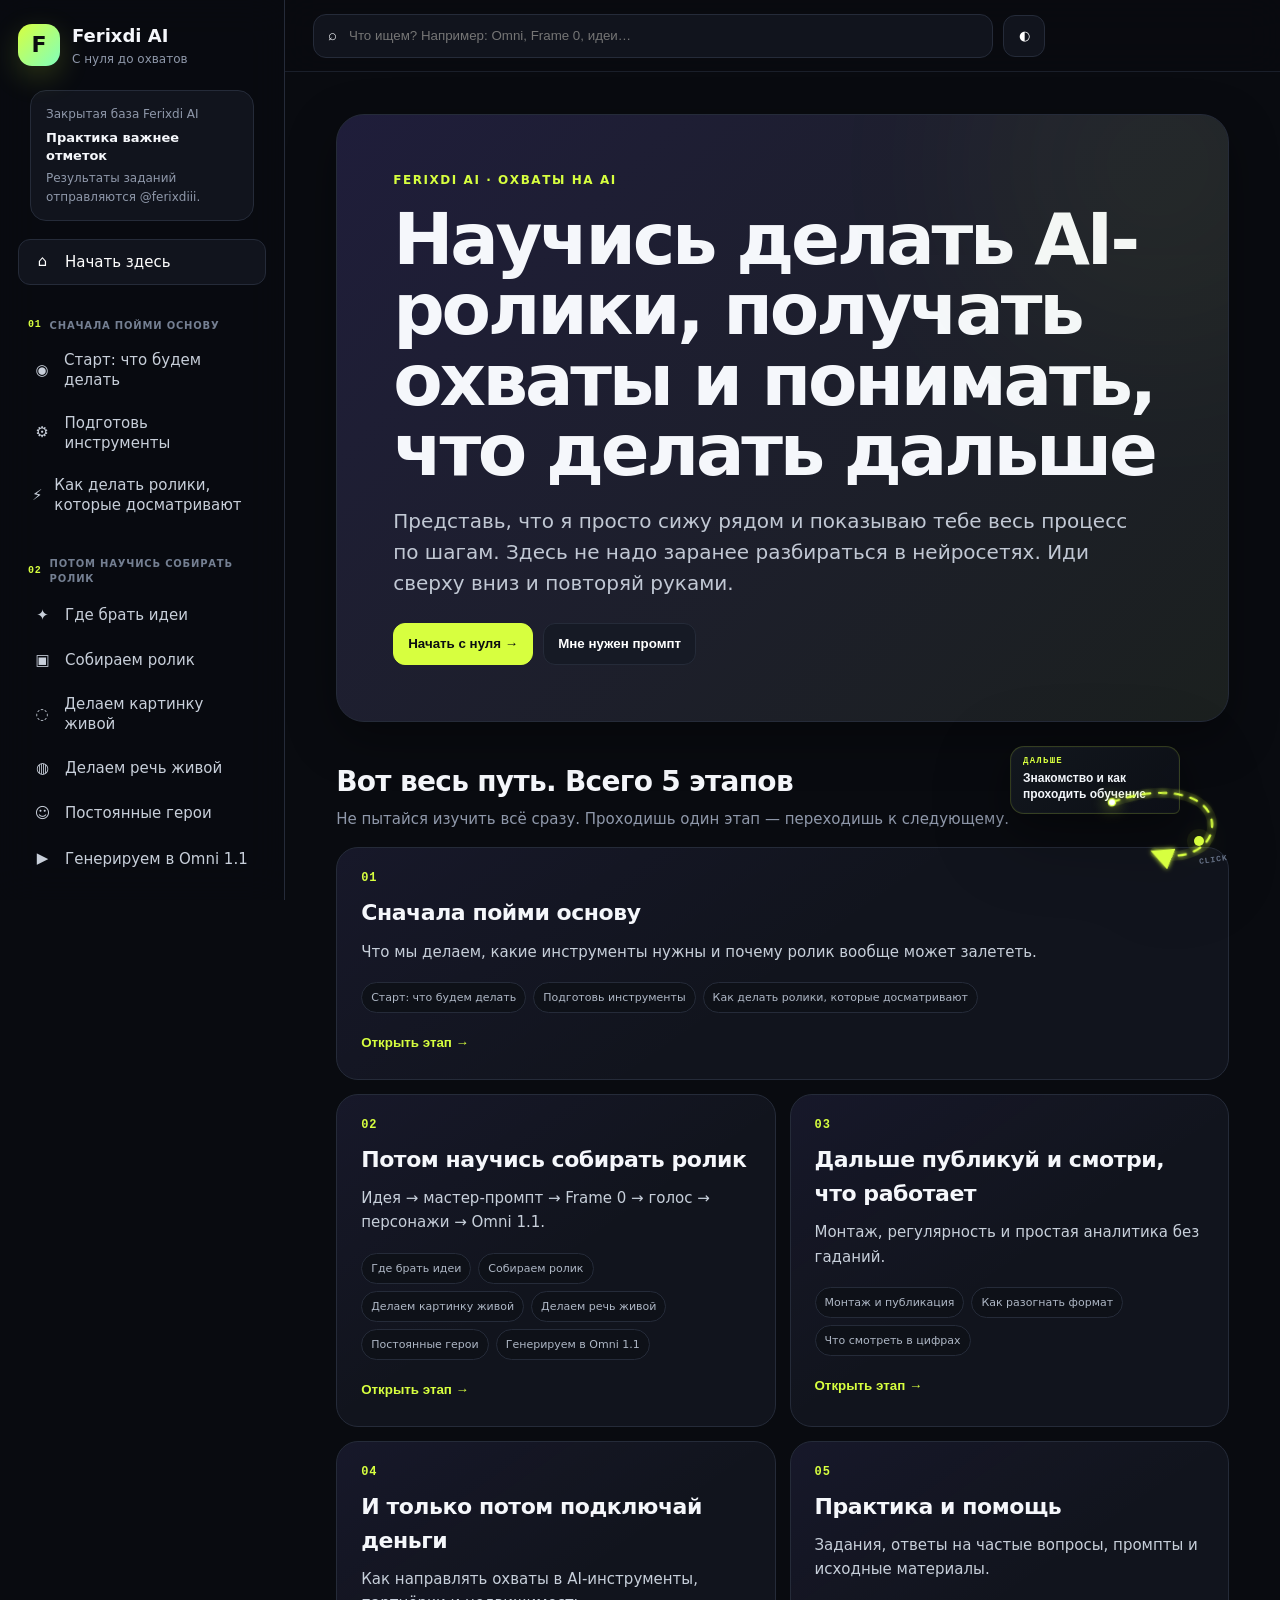
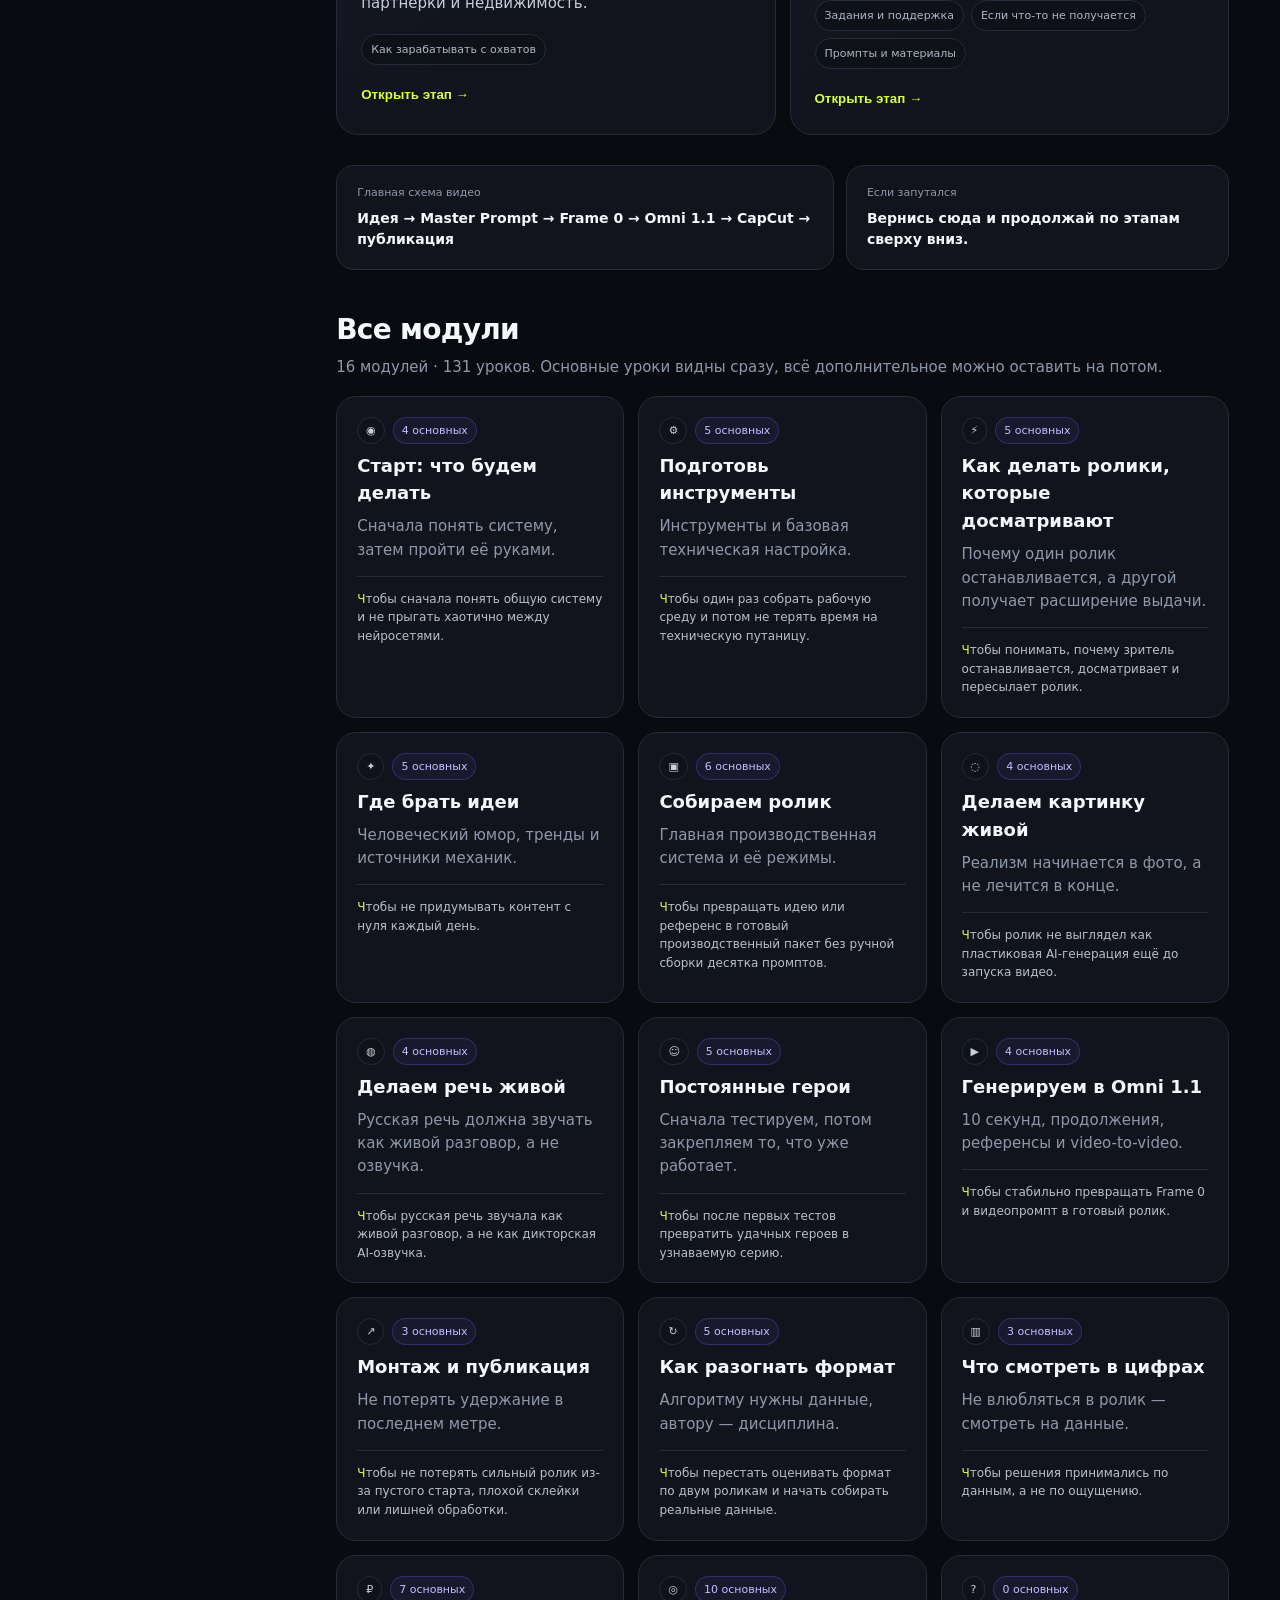
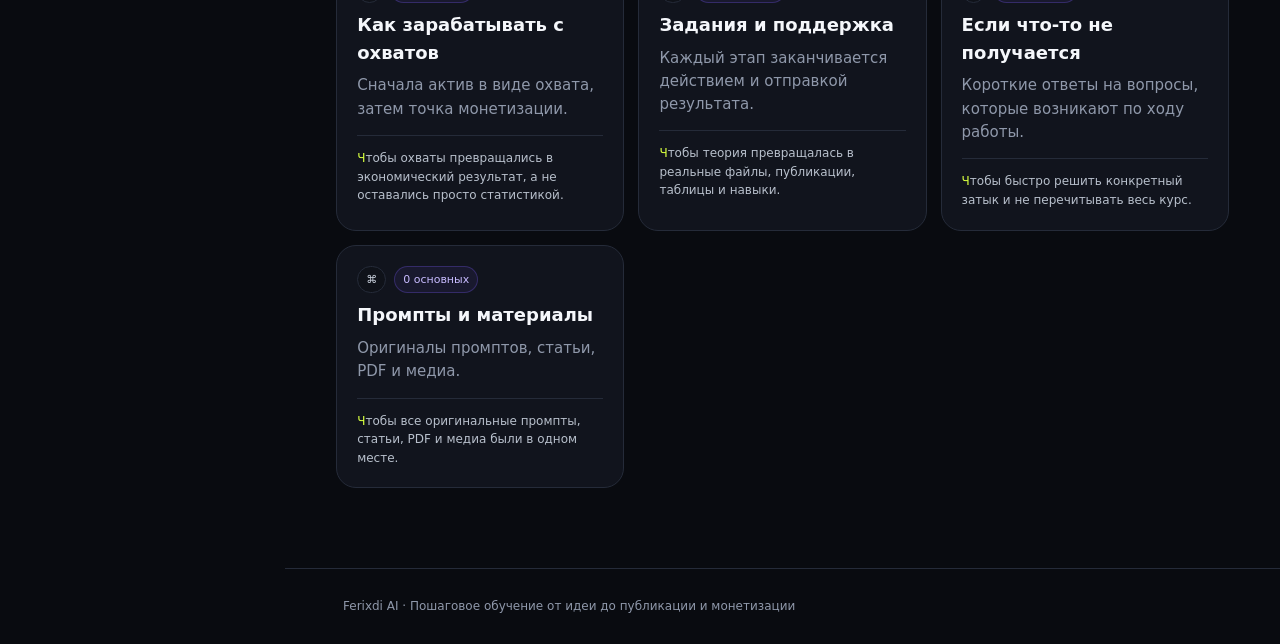
<file: index.html>
<!doctype html>
<html lang="ru">
<head>
  <meta charset="utf-8" />
  <meta name="viewport" content="width=device-width, initial-scale=1" />
  <meta name="theme-color" content="#0a0c12" />
  <title>Ferixdi AI — Охваты на AI</title>
  <meta name="description" content="Практическая система Ferixdi AI: охваты, AI-видео, персонажи, аналитика и монетизация." />
  <link rel="stylesheet" href="assets/css/styles.css?v=20260930-11" />
</head>
<body>
  <div class="app-shell">
    <aside class="sidebar" id="sidebar">
      <div class="brand-wrap">
        <div class="brand-mark">F</div>
        <div><div class="brand">Ferixdi AI</div><div class="brand-sub">С нуля до охватов</div></div>
      </div>
      <div class="sidebar-note">
        <div class="muted small">Закрытая база Ferixdi AI</div>
        <strong>Практика важнее отметок</strong>
        <div class="muted small">Результаты заданий отправляются @ferixdiii.</div>
      </div>
      <nav id="nav" class="nav"></nav>
      <div class="sidebar-bottom">
        <a class="ghost-btn" href="https://t.me/ferixdiii" target="_blank" rel="noreferrer">Написать @ferixdiii</a>
      </div>
    </aside>

    <main class="main">
      <header class="topbar">
        <button class="icon-btn mobile-only" id="menuBtn" aria-label="Открыть меню">☰</button>
        <div class="search-wrap">
          <span>⌕</span><input id="searchInput" placeholder="Что ищем? Например: Omni, Frame 0, идеи…" />
        </div>
        <button class="icon-btn" id="themeBtn" title="Переключить тему">◐</button>
      </header>

      <section id="view"></section>
      <footer class="footer">Ferixdi AI · Пошаговое обучение от идеи до публикации и монетизации</footer>
    </main>
  </div>

  <div class="modal" id="modal" aria-hidden="true">
    <div class="modal-backdrop" data-close></div>
    <div class="modal-card">
      <button class="modal-close" data-close>×</button>
      <div id="modalBody"></div>
    </div>
  </div>

  <script src="assets/js/app.js?v=20260930-11"></script>
<!-- final-build -->
</body>
</html>
</file>
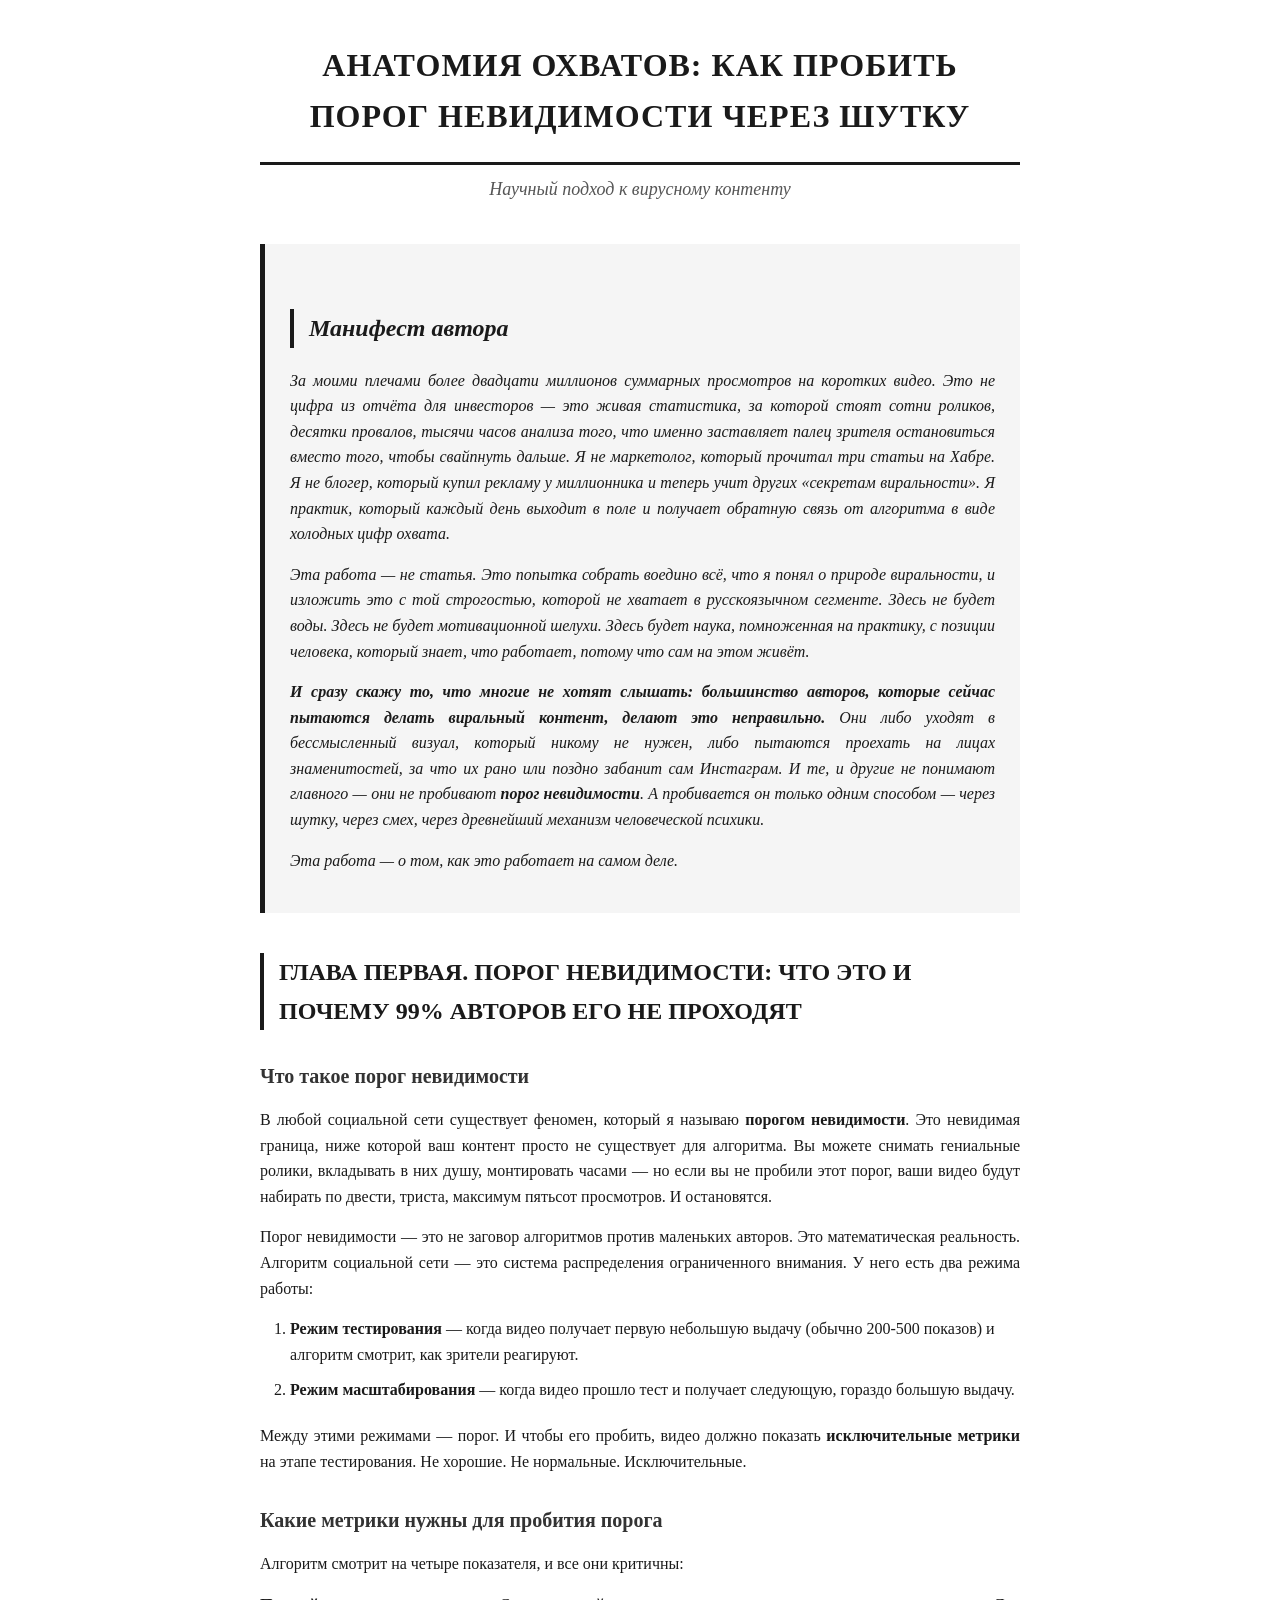
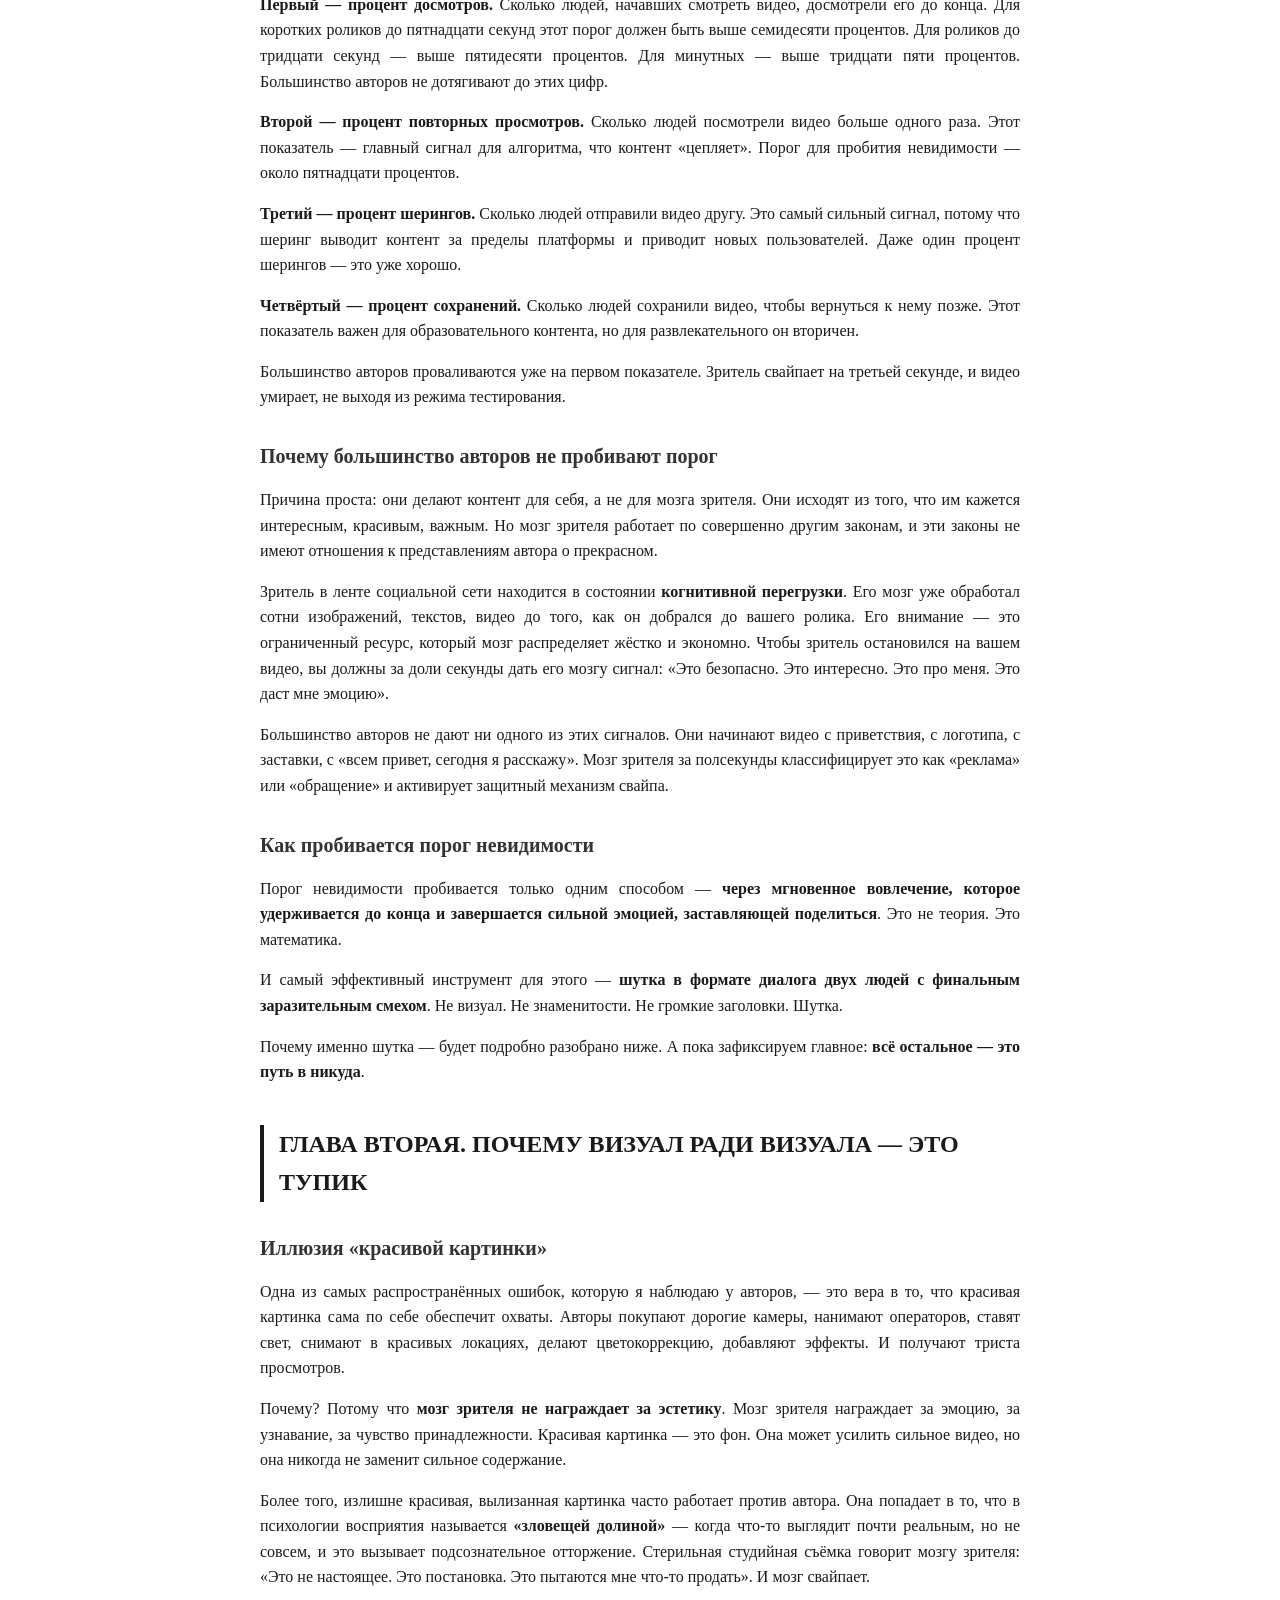
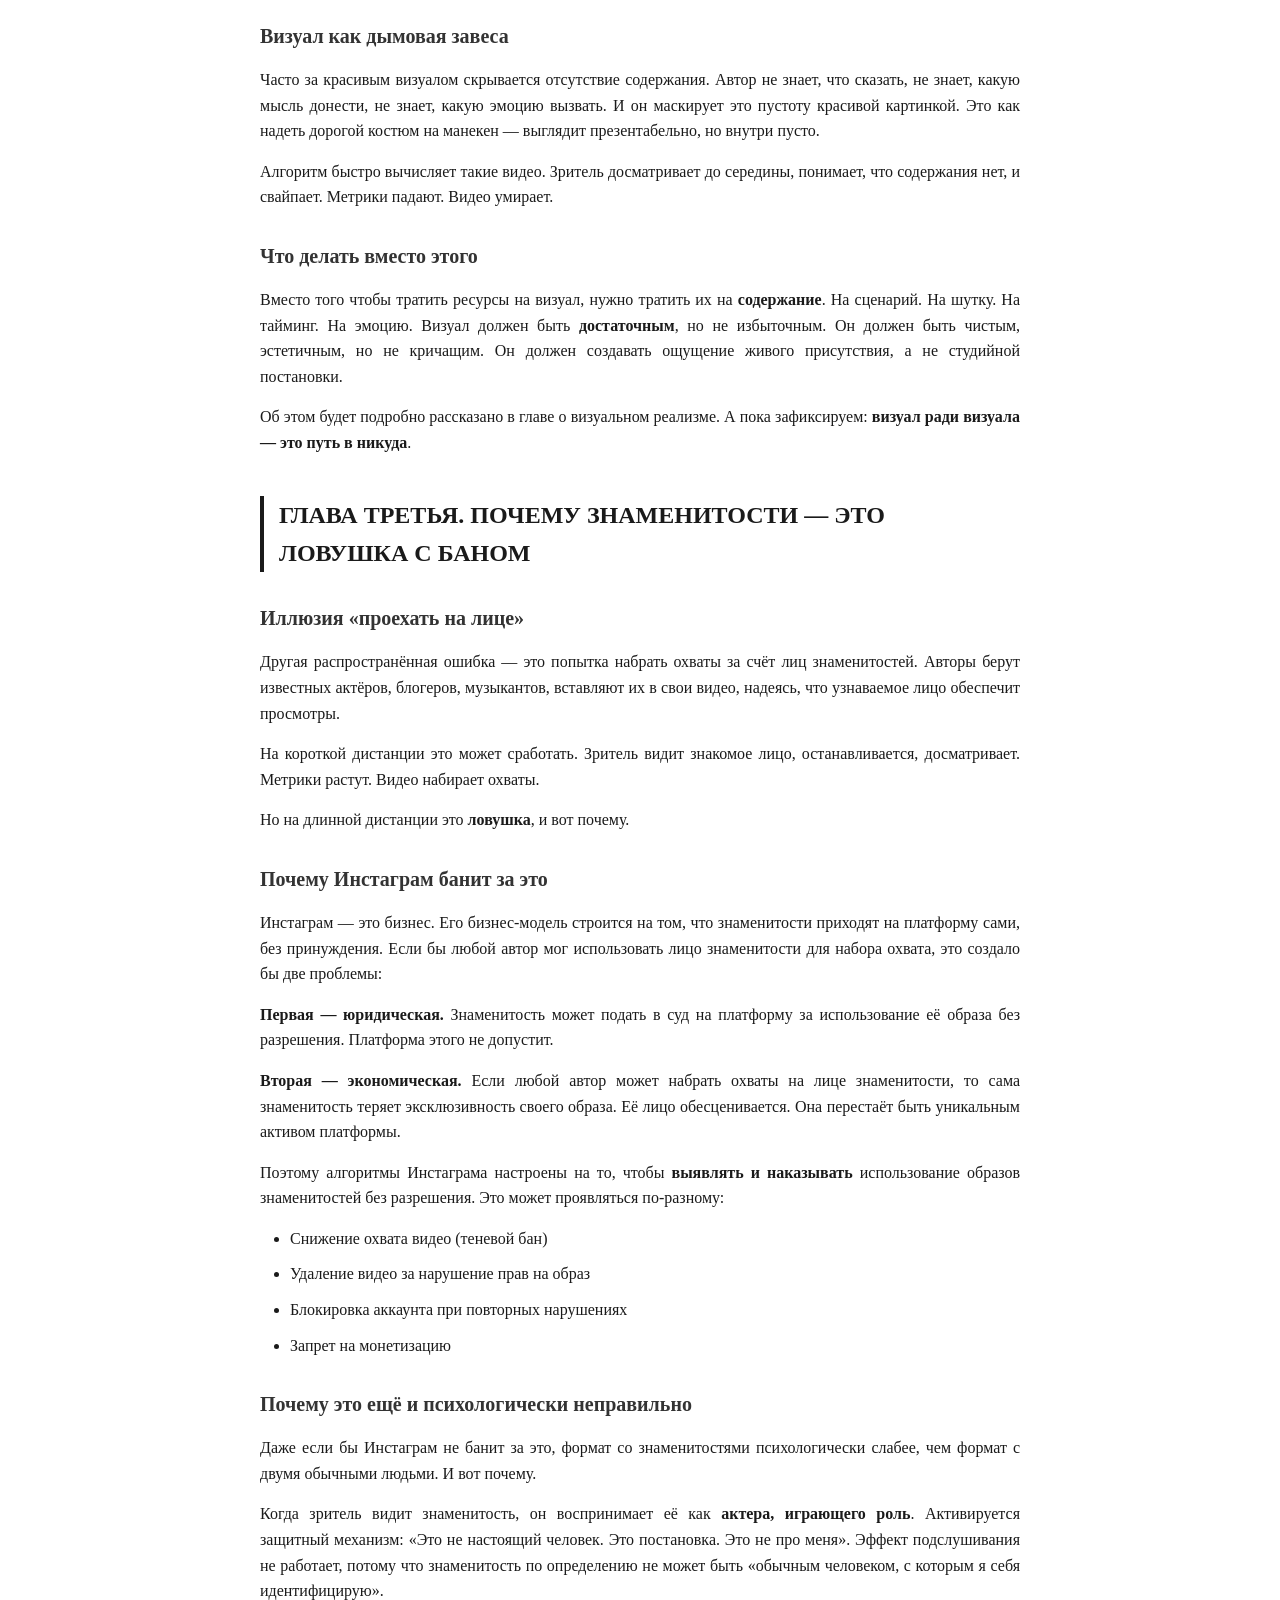
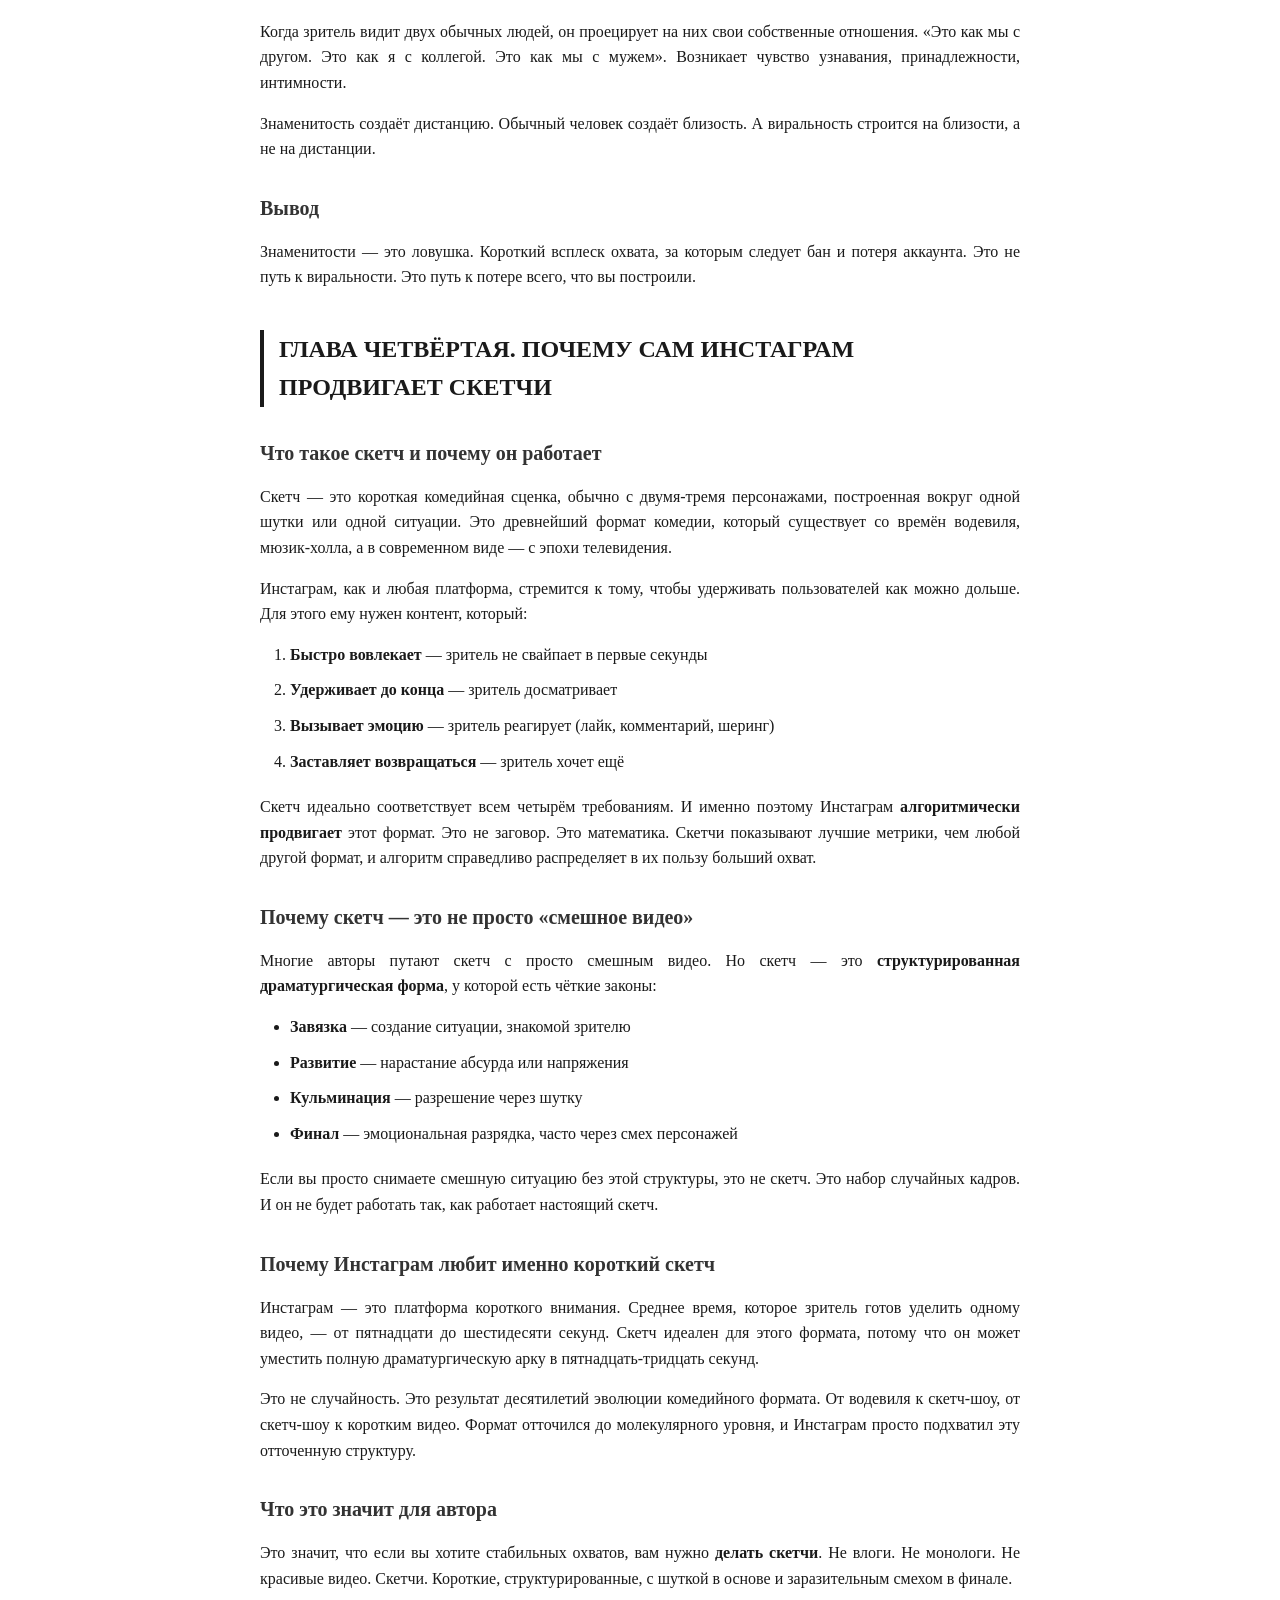
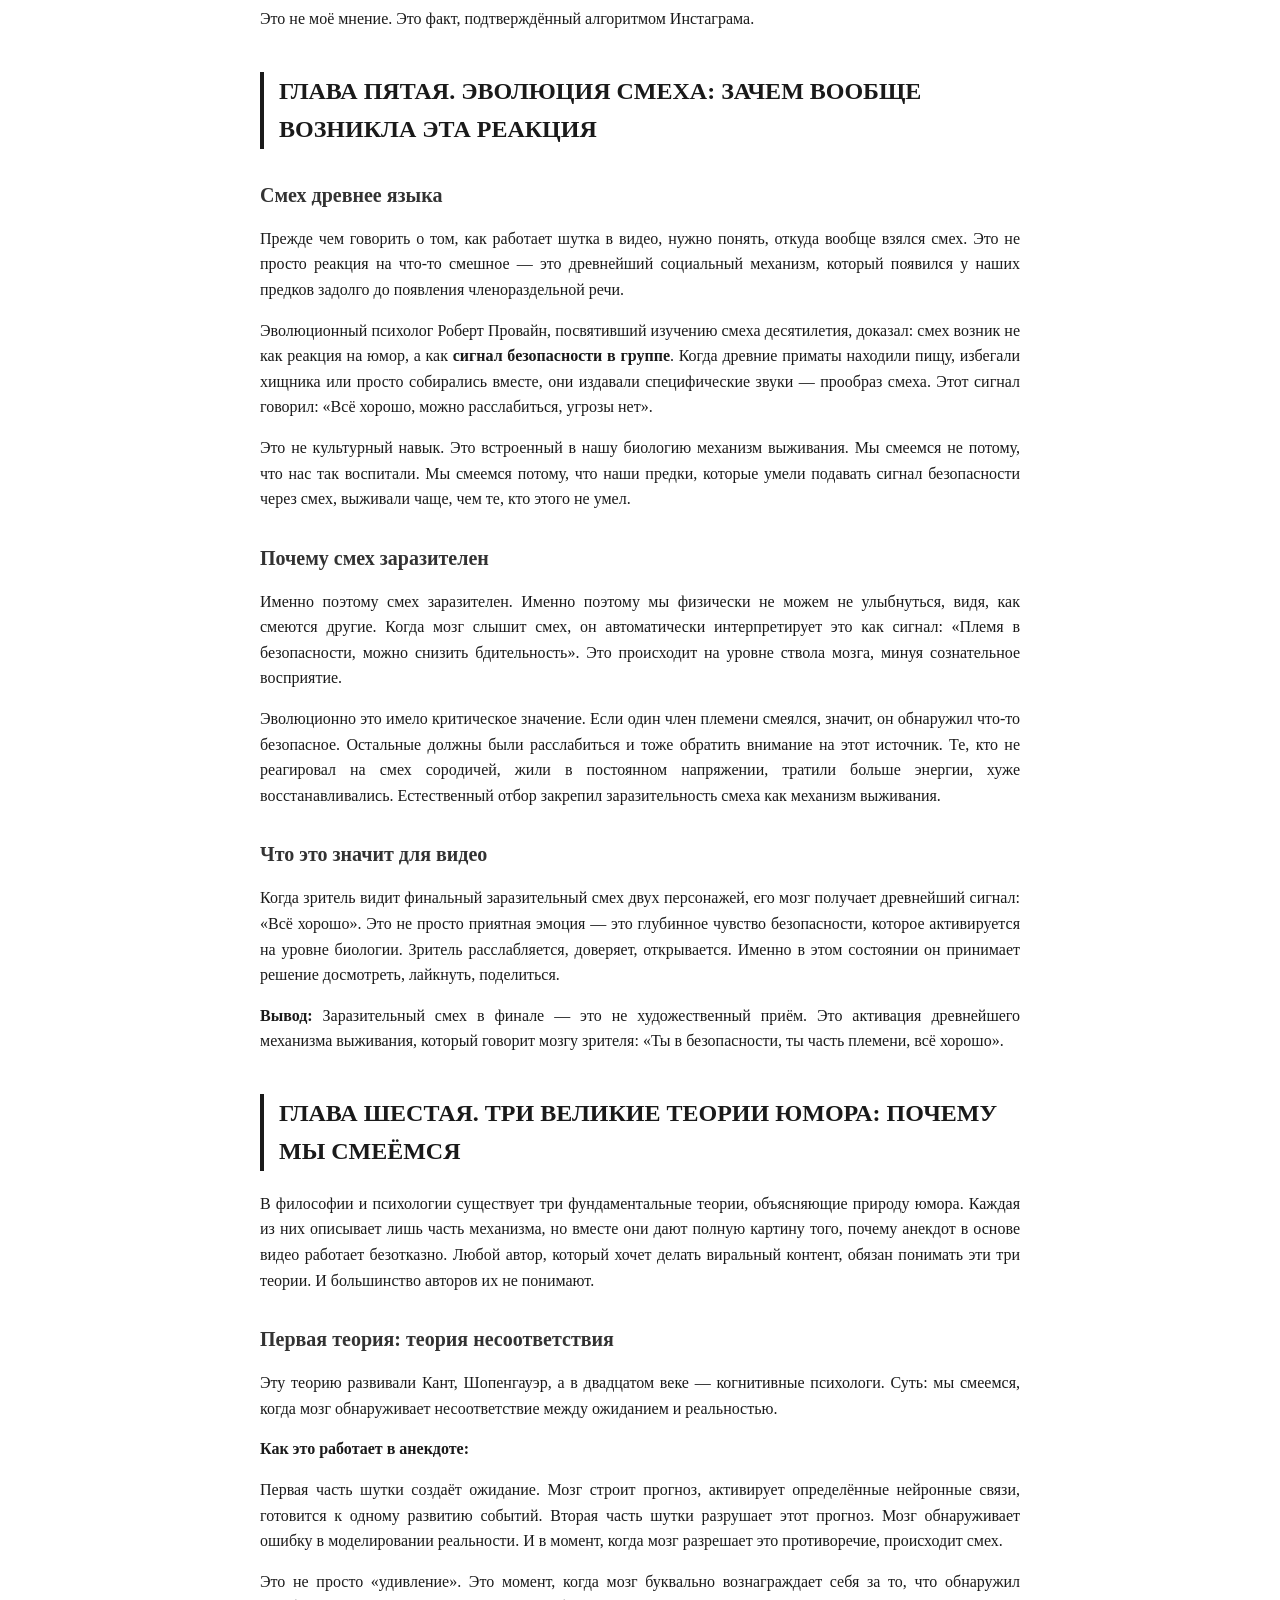
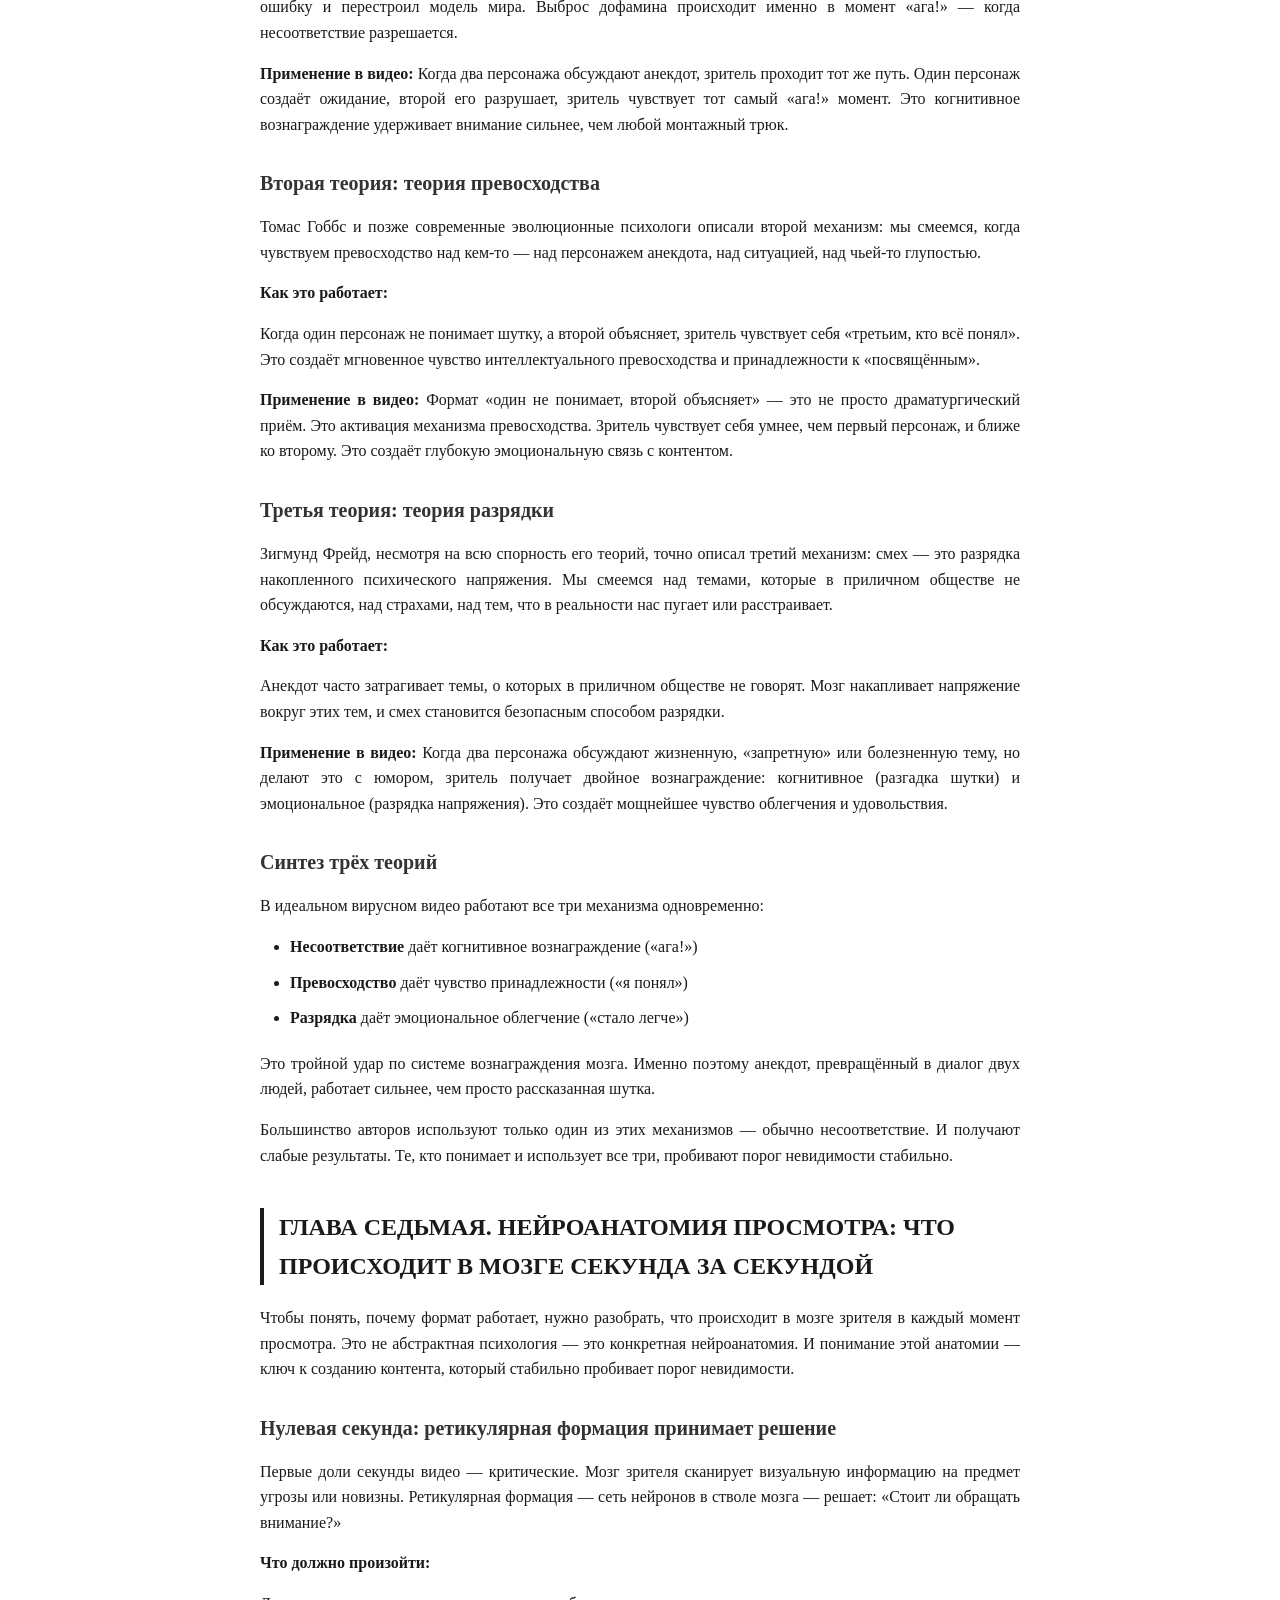
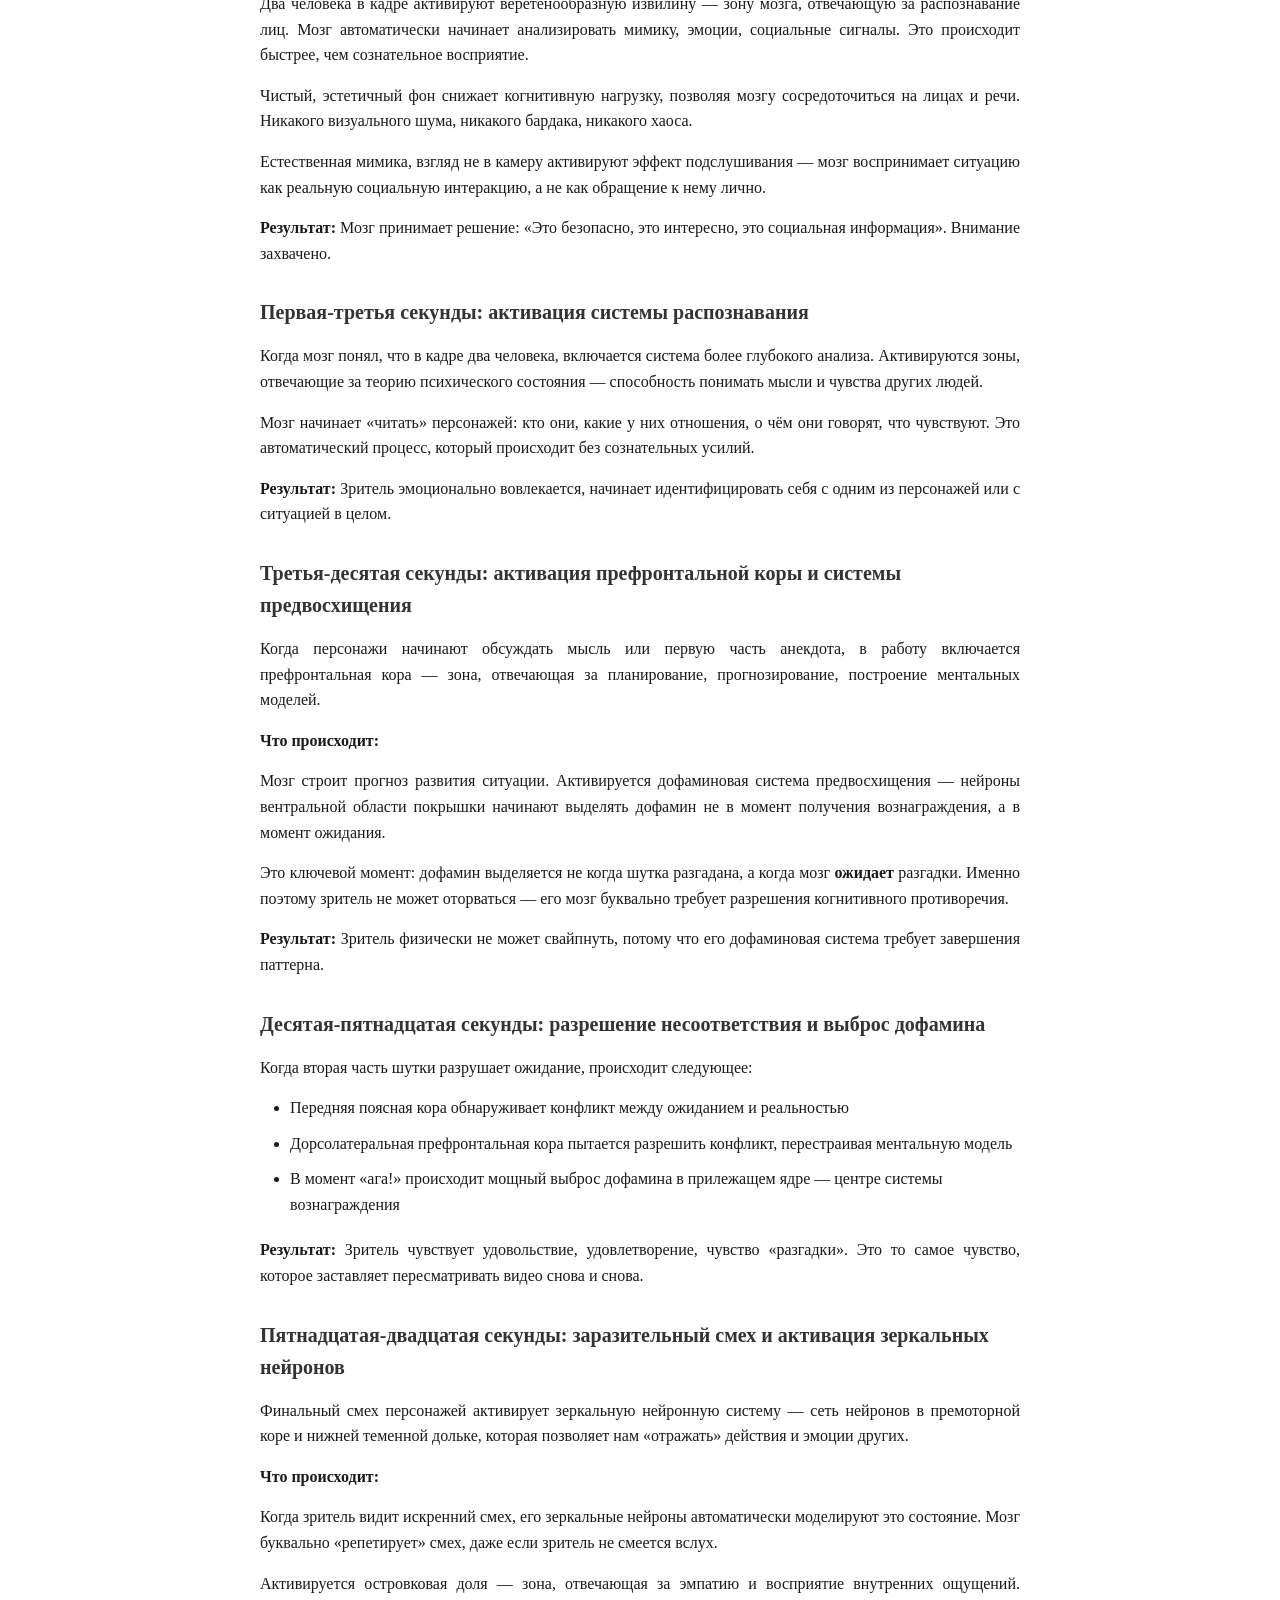
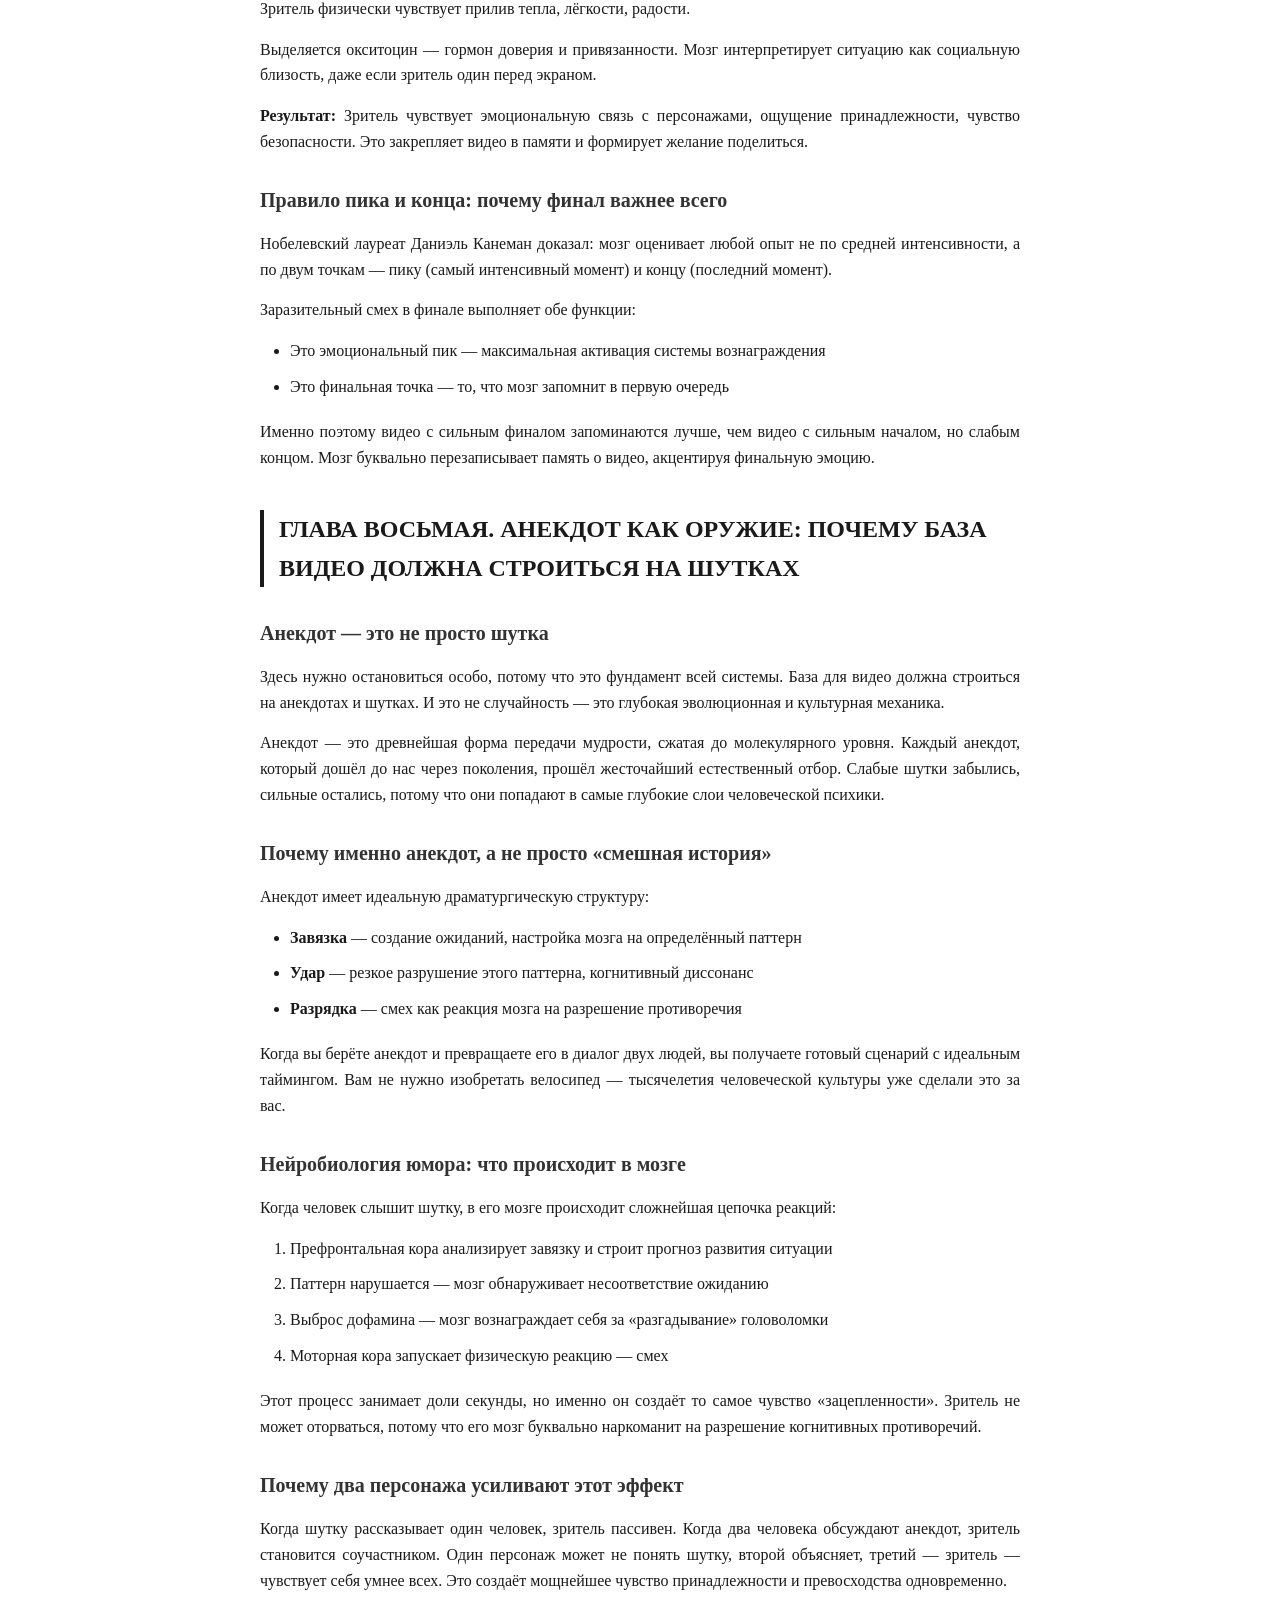
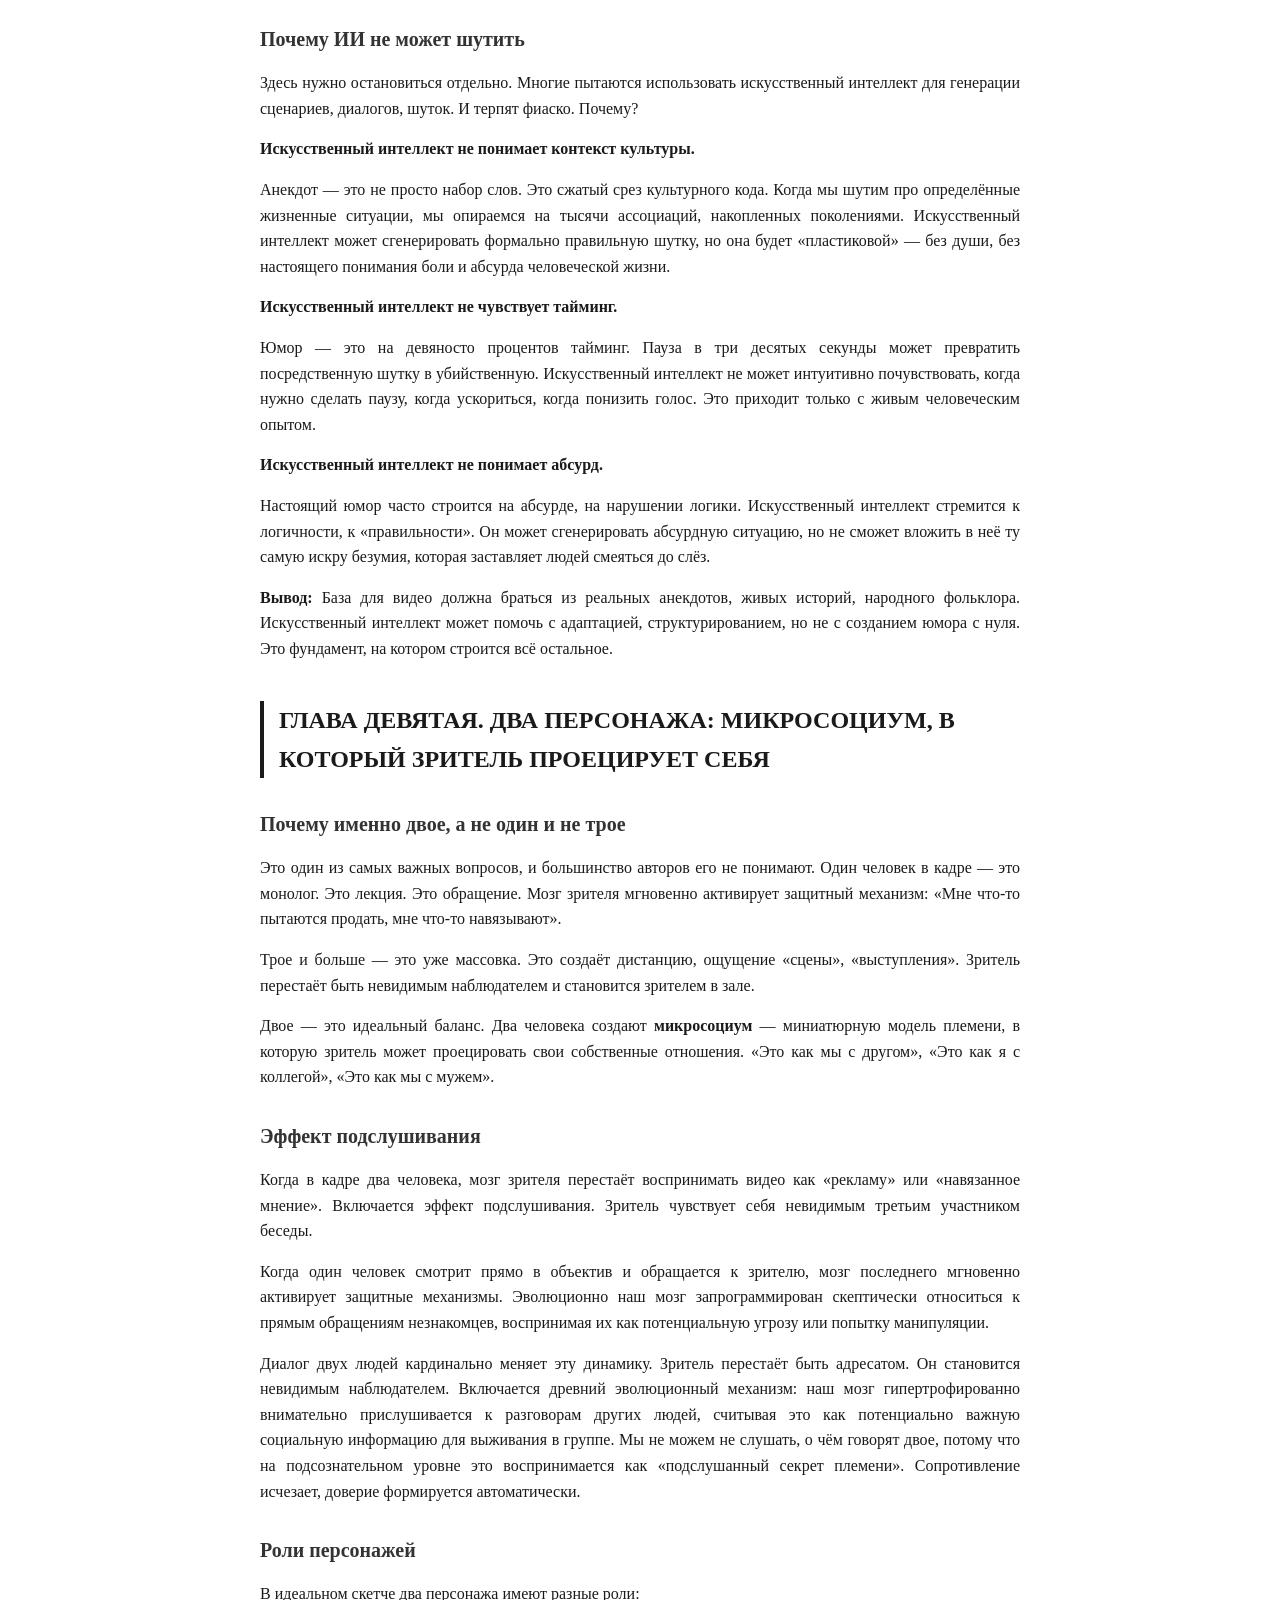
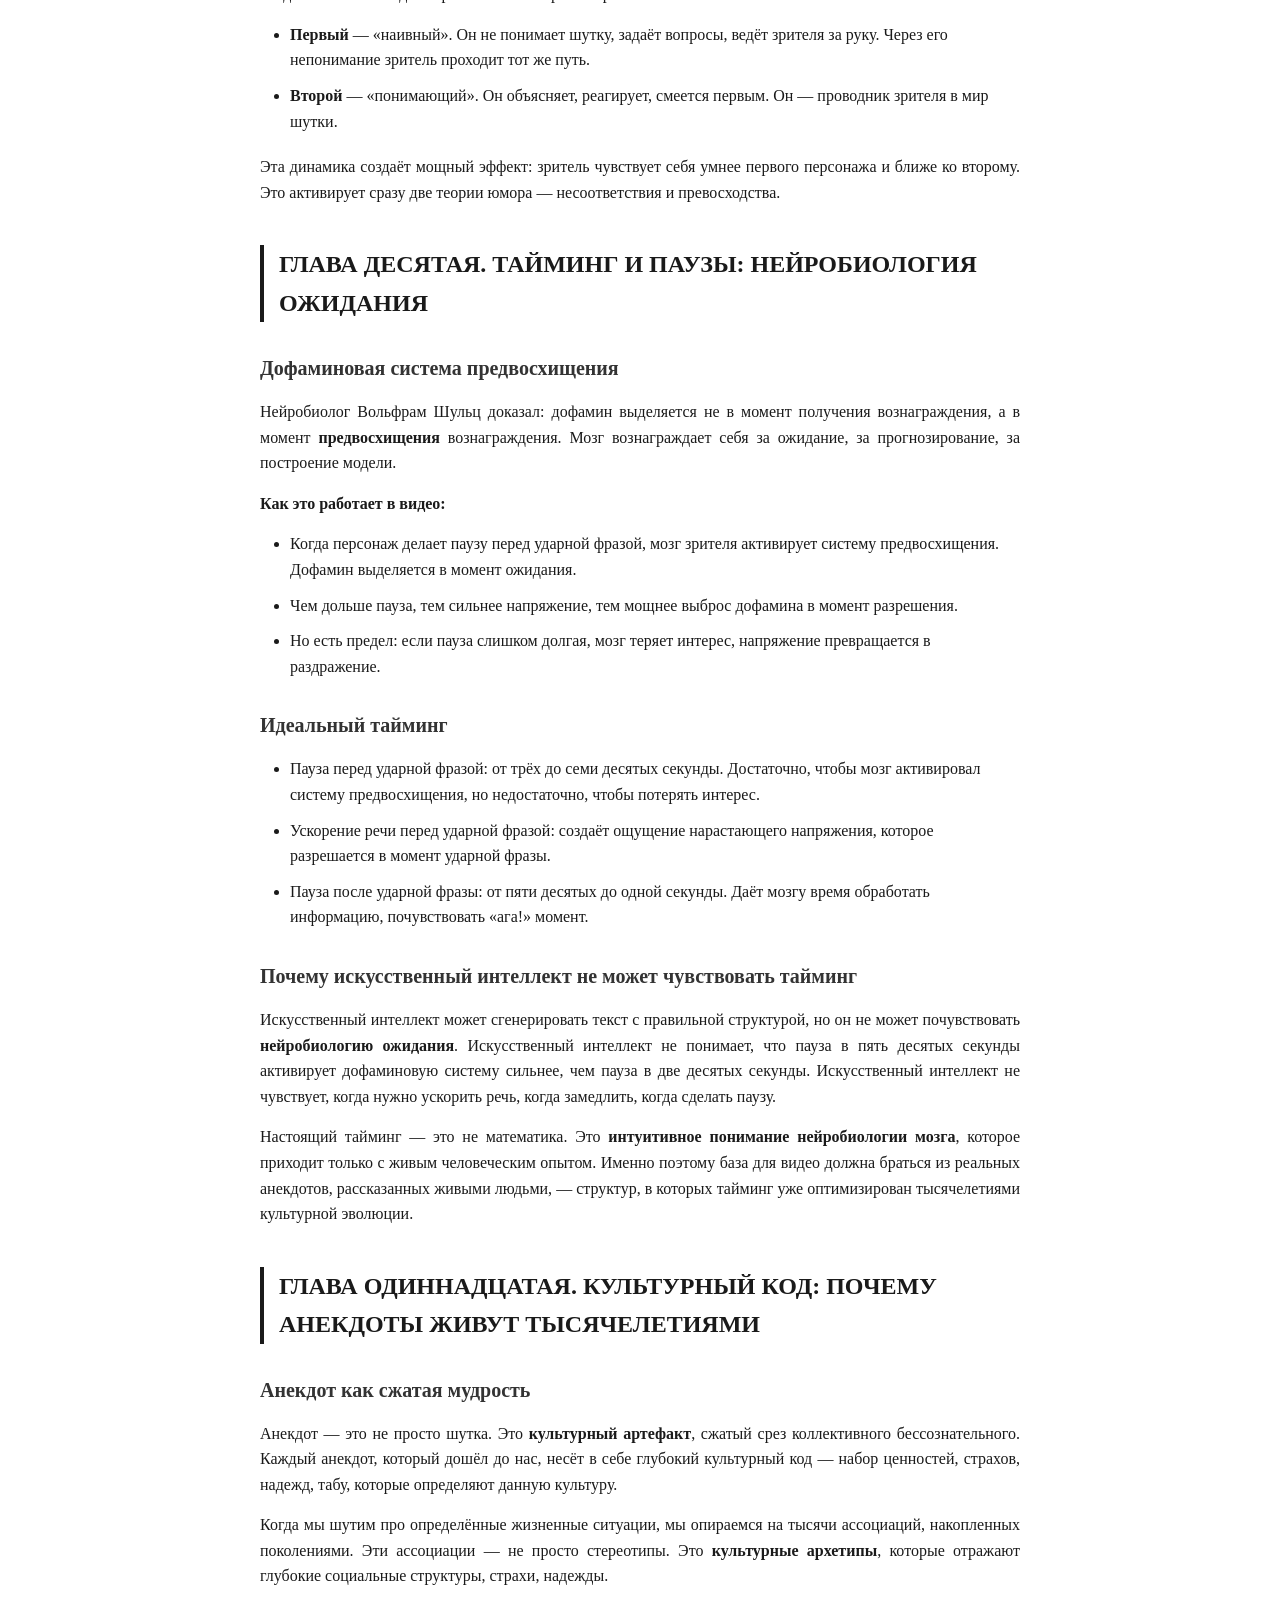
<file: assets/docs/anatomy-reach.html>
<!DOCTYPE html>
<html lang="ru">
<head>
    <meta charset="UTF-8">
    <meta name="viewport" content="width=device-width, initial-scale=1.0">
    <title>АНАТОМИЯ ОХВАТОВ: КАК ПРОБИТЬ ПОРОГ НЕВИДИМОСТИ ЧЕРЕЗ ШУТКУ</title>
    <style>
        * {
            margin: 0;
            padding: 0;
            box-sizing: border-box;
        }
        
        body {
            font-family: 'Georgia', 'Times New Roman', serif;
            line-height: 1.6;
            color: #1a1a1a;
            max-width: 800px;
            margin: 0 auto;
            padding: 40px 20px;
            background: #fff;
        }
        
        h1 {
            font-size: 32px;
            font-weight: bold;
            text-align: center;
            margin-bottom: 10px;
            text-transform: uppercase;
            letter-spacing: 1px;
            border-bottom: 3px solid #1a1a1a;
            padding-bottom: 20px;
        }
        
        .subtitle {
            font-size: 18px;
            text-align: center;
            margin-bottom: 40px;
            font-style: italic;
            color: #555;
        }
        
        h2 {
            font-size: 24px;
            margin-top: 40px;
            margin-bottom: 20px;
            color: #1a1a1a;
            border-left: 4px solid #1a1a1a;
            padding-left: 15px;
        }
        
        h3 {
            font-size: 20px;
            margin-top: 30px;
            margin-bottom: 15px;
            color: #333;
        }
        
        p {
            margin-bottom: 15px;
            text-align: justify;
        }
        
        ul, ol {
            margin-left: 30px;
            margin-bottom: 20px;
        }
        
        li {
            margin-bottom: 10px;
        }
        
        strong {
            font-weight: bold;
        }
        
        em {
            font-style: italic;
        }
        
        .manifesto {
            background: #f5f5f5;
            padding: 25px;
            border-left: 5px solid #1a1a1a;
            margin: 30px 0;
            font-style: italic;
        }
        
        .conclusion {
            background: #f9f9f9;
            padding: 30px;
            margin-top: 40px;
            border-top: 3px solid #1a1a1a;
        }
        
        @media print {
            body {
                padding: 20px;
                max-width: 100%;
            }
            
            h1 {
                font-size: 28px;
            }
            
            h2 {
                font-size: 22px;
                page-break-after: avoid;
            }
            
            h3 {
                font-size: 18px;
                page-break-after: avoid;
            }
            
            p, ul, ol {
                page-break-inside: avoid;
            }
        }
    </style>
</head>
<body>

    <h1>АНАТОМИЯ ОХВАТОВ: КАК ПРОБИТЬ ПОРОГ НЕВИДИМОСТИ ЧЕРЕЗ ШУТКУ</h1>
    <p class="subtitle">Научный подход к вирусному контенту</p>

    <div class="manifesto">
        <h2>Манифест автора</h2>
        <p>За моими плечами более двадцати миллионов суммарных просмотров на коротких видео. Это не цифра из отчёта для инвесторов — это живая статистика, за которой стоят сотни роликов, десятки провалов, тысячи часов анализа того, что именно заставляет палец зрителя остановиться вместо того, чтобы свайпнуть дальше. Я не маркетолог, который прочитал три статьи на Хабре. Я не блогер, который купил рекламу у миллионника и теперь учит других «секретам виральности». Я практик, который каждый день выходит в поле и получает обратную связь от алгоритма в виде холодных цифр охвата.</p>
        
        <p>Эта работа — не статья. Это попытка собрать воедино всё, что я понял о природе виральности, и изложить это с той строгостью, которой не хватает в русскоязычном сегменте. Здесь не будет воды. Здесь не будет мотивационной шелухи. Здесь будет наука, помноженная на практику, с позиции человека, который знает, что работает, потому что сам на этом живёт.</p>
        
        <p><strong>И сразу скажу то, что многие не хотят слышать: большинство авторов, которые сейчас пытаются делать виральный контент, делают это неправильно.</strong> Они либо уходят в бессмысленный визуал, который никому не нужен, либо пытаются проехать на лицах знаменитостей, за что их рано или поздно забанит сам Инстаграм. И те, и другие не понимают главного — они не пробивают <strong>порог невидимости</strong>. А пробивается он только одним способом — через шутку, через смех, через древнейший механизм человеческой психики.</p>
        
        <p>Эта работа — о том, как это работает на самом деле.</p>
    </div>

    <h2>ГЛАВА ПЕРВАЯ. ПОРОГ НЕВИДИМОСТИ: ЧТО ЭТО И ПОЧЕМУ 99% АВТОРОВ ЕГО НЕ ПРОХОДЯТ</h2>
    
    <h3>Что такое порог невидимости</h3>
    <p>В любой социальной сети существует феномен, который я называю <strong>порогом невидимости</strong>. Это невидимая граница, ниже которой ваш контент просто не существует для алгоритма. Вы можете снимать гениальные ролики, вкладывать в них душу, монтировать часами — но если вы не пробили этот порог, ваши видео будут набирать по двести, триста, максимум пятьсот просмотров. И остановятся.</p>
    
    <p>Порог невидимости — это не заговор алгоритмов против маленьких авторов. Это математическая реальность. Алгоритм социальной сети — это система распределения ограниченного внимания. У него есть два режима работы:</p>
    
    <ol>
        <li><strong>Режим тестирования</strong> — когда видео получает первую небольшую выдачу (обычно 200-500 показов) и алгоритм смотрит, как зрители реагируют.</li>
        <li><strong>Режим масштабирования</strong> — когда видео прошло тест и получает следующую, гораздо большую выдачу.</li>
    </ol>
    
    <p>Между этими режимами — порог. И чтобы его пробить, видео должно показать <strong>исключительные метрики</strong> на этапе тестирования. Не хорошие. Не нормальные. Исключительные.</p>
    
    <h3>Какие метрики нужны для пробития порога</h3>
    <p>Алгоритм смотрит на четыре показателя, и все они критичны:</p>
    
    <p><strong>Первый — процент досмотров.</strong> Сколько людей, начавших смотреть видео, досмотрели его до конца. Для коротких роликов до пятнадцати секунд этот порог должен быть выше семидесяти процентов. Для роликов до тридцати секунд — выше пятидесяти процентов. Для минутных — выше тридцати пяти процентов. Большинство авторов не дотягивают до этих цифр.</p>
    
    <p><strong>Второй — процент повторных просмотров.</strong> Сколько людей посмотрели видео больше одного раза. Этот показатель — главный сигнал для алгоритма, что контент «цепляет». Порог для пробития невидимости — около пятнадцати процентов.</p>
    
    <p><strong>Третий — процент шерингов.</strong> Сколько людей отправили видео другу. Это самый сильный сигнал, потому что шеринг выводит контент за пределы платформы и приводит новых пользователей. Даже один процент шерингов — это уже хорошо.</p>
    
    <p><strong>Четвёртый — процент сохранений.</strong> Сколько людей сохранили видео, чтобы вернуться к нему позже. Этот показатель важен для образовательного контента, но для развлекательного он вторичен.</p>
    
    <p>Большинство авторов проваливаются уже на первом показателе. Зритель свайпает на третьей секунде, и видео умирает, не выходя из режима тестирования.</p>
    
    <h3>Почему большинство авторов не пробивают порог</h3>
    <p>Причина проста: они делают контент для себя, а не для мозга зрителя. Они исходят из того, что им кажется интересным, красивым, важным. Но мозг зрителя работает по совершенно другим законам, и эти законы не имеют отношения к представлениям автора о прекрасном.</p>
    
    <p>Зритель в ленте социальной сети находится в состоянии <strong>когнитивной перегрузки</strong>. Его мозг уже обработал сотни изображений, текстов, видео до того, как он добрался до вашего ролика. Его внимание — это ограниченный ресурс, который мозг распределяет жёстко и экономно. Чтобы зритель остановился на вашем видео, вы должны за доли секунды дать его мозгу сигнал: «Это безопасно. Это интересно. Это про меня. Это даст мне эмоцию».</p>
    
    <p>Большинство авторов не дают ни одного из этих сигналов. Они начинают видео с приветствия, с логотипа, с заставки, с «всем привет, сегодня я расскажу». Мозг зрителя за полсекунды классифицирует это как «реклама» или «обращение» и активирует защитный механизм свайпа.</p>
    
    <h3>Как пробивается порог невидимости</h3>
    <p>Порог невидимости пробивается только одним способом — <strong>через мгновенное вовлечение, которое удерживается до конца и завершается сильной эмоцией, заставляющей поделиться</strong>. Это не теория. Это математика.</p>
    
    <p>И самый эффективный инструмент для этого — <strong>шутка в формате диалога двух людей с финальным заразительным смехом</strong>. Не визуал. Не знаменитости. Не громкие заголовки. Шутка.</p>
    
    <p>Почему именно шутка — будет подробно разобрано ниже. А пока зафиксируем главное: <strong>всё остальное — это путь в никуда</strong>.</p>

    <h2>ГЛАВА ВТОРАЯ. ПОЧЕМУ ВИЗУАЛ РАДИ ВИЗУАЛА — ЭТО ТУПИК</h2>
    
    <h3>Иллюзия «красивой картинки»</h3>
    <p>Одна из самых распространённых ошибок, которую я наблюдаю у авторов, — это вера в то, что красивая картинка сама по себе обеспечит охваты. Авторы покупают дорогие камеры, нанимают операторов, ставят свет, снимают в красивых локациях, делают цветокоррекцию, добавляют эффекты. И получают триста просмотров.</p>
    
    <p>Почему? Потому что <strong>мозг зрителя не награждает за эстетику</strong>. Мозг зрителя награждает за эмоцию, за узнавание, за чувство принадлежности. Красивая картинка — это фон. Она может усилить сильное видео, но она никогда не заменит сильное содержание.</p>
    
    <p>Более того, излишне красивая, вылизанная картинка часто работает против автора. Она попадает в то, что в психологии восприятия называется <strong>«зловещей долиной»</strong> — когда что-то выглядит почти реальным, но не совсем, и это вызывает подсознательное отторжение. Стерильная студийная съёмка говорит мозгу зрителя: «Это не настоящее. Это постановка. Это пытаются мне что-то продать». И мозг свайпает.</p>
    
    <h3>Визуал как дымовая завеса</h3>
    <p>Часто за красивым визуалом скрывается отсутствие содержания. Автор не знает, что сказать, не знает, какую мысль донести, не знает, какую эмоцию вызвать. И он маскирует это пустоту красивой картинкой. Это как надеть дорогой костюм на манекен — выглядит презентабельно, но внутри пусто.</p>
    
    <p>Алгоритм быстро вычисляет такие видео. Зритель досматривает до середины, понимает, что содержания нет, и свайпает. Метрики падают. Видео умирает.</p>
    
    <h3>Что делать вместо этого</h3>
    <p>Вместо того чтобы тратить ресурсы на визуал, нужно тратить их на <strong>содержание</strong>. На сценарий. На шутку. На тайминг. На эмоцию. Визуал должен быть <strong>достаточным</strong>, но не избыточным. Он должен быть чистым, эстетичным, но не кричащим. Он должен создавать ощущение живого присутствия, а не студийной постановки.</p>
    
    <p>Об этом будет подробно рассказано в главе о визуальном реализме. А пока зафиксируем: <strong>визуал ради визуала — это путь в никуда</strong>.</p>

    <h2>ГЛАВА ТРЕТЬЯ. ПОЧЕМУ ЗНАМЕНИТОСТИ — ЭТО ЛОВУШКА С БАНОМ</h2>
    
    <h3>Иллюзия «проехать на лице»</h3>
    <p>Другая распространённая ошибка — это попытка набрать охваты за счёт лиц знаменитостей. Авторы берут известных актёров, блогеров, музыкантов, вставляют их в свои видео, надеясь, что узнаваемое лицо обеспечит просмотры.</p>
    
    <p>На короткой дистанции это может сработать. Зритель видит знакомое лицо, останавливается, досматривает. Метрики растут. Видео набирает охваты.</p>
    
    <p>Но на длинной дистанции это <strong>ловушка</strong>, и вот почему.</p>
    
    <h3>Почему Инстаграм банит за это</h3>
    <p>Инстаграм — это бизнес. Его бизнес-модель строится на том, что знаменитости приходят на платформу сами, без принуждения. Если бы любой автор мог использовать лицо знаменитости для набора охвата, это создало бы две проблемы:</p>
    
    <p><strong>Первая — юридическая.</strong> Знаменитость может подать в суд на платформу за использование её образа без разрешения. Платформа этого не допустит.</p>
    
    <p><strong>Вторая — экономическая.</strong> Если любой автор может набрать охваты на лице знаменитости, то сама знаменитость теряет эксклюзивность своего образа. Её лицо обесценивается. Она перестаёт быть уникальным активом платформы.</p>
    
    <p>Поэтому алгоритмы Инстаграма настроены на то, чтобы <strong>выявлять и наказывать</strong> использование образов знаменитостей без разрешения. Это может проявляться по-разному:</p>
    
    <ul>
        <li>Снижение охвата видео (теневой бан)</li>
        <li>Удаление видео за нарушение прав на образ</li>
        <li>Блокировка аккаунта при повторных нарушениях</li>
        <li>Запрет на монетизацию</li>
    </ul>
    
    <h3>Почему это ещё и психологически неправильно</h3>
    <p>Даже если бы Инстаграм не банит за это, формат со знаменитостями психологически слабее, чем формат с двумя обычными людьми. И вот почему.</p>
    
    <p>Когда зритель видит знаменитость, он воспринимает её как <strong>актера, играющего роль</strong>. Активируется защитный механизм: «Это не настоящий человек. Это постановка. Это не про меня». Эффект подслушивания не работает, потому что знаменитость по определению не может быть «обычным человеком, с которым я себя идентифицирую».</p>
    
    <p>Когда зритель видит двух обычных людей, он проецирует на них свои собственные отношения. «Это как мы с другом. Это как я с коллегой. Это как мы с мужем». Возникает чувство узнавания, принадлежности, интимности.</p>
    
    <p>Знаменитость создаёт дистанцию. Обычный человек создаёт близость. А виральность строится на близости, а не на дистанции.</p>
    
    <h3>Вывод</h3>
    <p>Знаменитости — это ловушка. Короткий всплеск охвата, за которым следует бан и потеря аккаунта. Это не путь к виральности. Это путь к потере всего, что вы построили.</p>

    <h2>ГЛАВА ЧЕТВЁРТАЯ. ПОЧЕМУ САМ ИНСТАГРАМ ПРОДВИГАЕТ СКЕТЧИ</h2>
    
    <h3>Что такое скетч и почему он работает</h3>
    <p>Скетч — это короткая комедийная сценка, обычно с двумя-тремя персонажами, построенная вокруг одной шутки или одной ситуации. Это древнейший формат комедии, который существует со времён водевиля, мюзик-холла, а в современном виде — с эпохи телевидения.</p>
    
    <p>Инстаграм, как и любая платформа, стремится к тому, чтобы удерживать пользователей как можно дольше. Для этого ему нужен контент, который:</p>
    
    <ol>
        <li><strong>Быстро вовлекает</strong> — зритель не свайпает в первые секунды</li>
        <li><strong>Удерживает до конца</strong> — зритель досматривает</li>
        <li><strong>Вызывает эмоцию</strong> — зритель реагирует (лайк, комментарий, шеринг)</li>
        <li><strong>Заставляет возвращаться</strong> — зритель хочет ещё</li>
    </ol>
    
    <p>Скетч идеально соответствует всем четырём требованиям. И именно поэтому Инстаграм <strong>алгоритмически продвигает</strong> этот формат. Это не заговор. Это математика. Скетчи показывают лучшие метрики, чем любой другой формат, и алгоритм справедливо распределяет в их пользу больший охват.</p>
    
    <h3>Почему скетч — это не просто «смешное видео»</h3>
    <p>Многие авторы путают скетч с просто смешным видео. Но скетч — это <strong>структурированная драматургическая форма</strong>, у которой есть чёткие законы:</p>
    
    <ul>
        <li><strong>Завязка</strong> — создание ситуации, знакомой зрителю</li>
        <li><strong>Развитие</strong> — нарастание абсурда или напряжения</li>
        <li><strong>Кульминация</strong> — разрешение через шутку</li>
        <li><strong>Финал</strong> — эмоциональная разрядка, часто через смех персонажей</li>
    </ul>
    
    <p>Если вы просто снимаете смешную ситуацию без этой структуры, это не скетч. Это набор случайных кадров. И он не будет работать так, как работает настоящий скетч.</p>
    
    <h3>Почему Инстаграм любит именно короткий скетч</h3>
    <p>Инстаграм — это платформа короткого внимания. Среднее время, которое зритель готов уделить одному видео, — от пятнадцати до шестидесяти секунд. Скетч идеален для этого формата, потому что он может уместить полную драматургическую арку в пятнадцать-тридцать секунд.</p>
    
    <p>Это не случайность. Это результат десятилетий эволюции комедийного формата. От водевиля к скетч-шоу, от скетч-шоу к коротким видео. Формат отточился до молекулярного уровня, и Инстаграм просто подхватил эту отточенную структуру.</p>
    
    <h3>Что это значит для автора</h3>
    <p>Это значит, что если вы хотите стабильных охватов, вам нужно <strong>делать скетчи</strong>. Не влоги. Не монологи. Не красивые видео. Скетчи. Короткие, структурированные, с шуткой в основе и заразительным смехом в финале.</p>
    
    <p>Это не моё мнение. Это факт, подтверждённый алгоритмом Инстаграма.</p>

    <h2>ГЛАВА ПЯТАЯ. ЭВОЛЮЦИЯ СМЕХА: ЗАЧЕМ ВООБЩЕ ВОЗНИКЛА ЭТА РЕАКЦИЯ</h2>
    
    <h3>Смех древнее языка</h3>
    <p>Прежде чем говорить о том, как работает шутка в видео, нужно понять, откуда вообще взялся смех. Это не просто реакция на что-то смешное — это древнейший социальный механизм, который появился у наших предков задолго до появления членораздельной речи.</p>
    
    <p>Эволюционный психолог Роберт Провайн, посвятивший изучению смеха десятилетия, доказал: смех возник не как реакция на юмор, а как <strong>сигнал безопасности в группе</strong>. Когда древние приматы находили пищу, избегали хищника или просто собирались вместе, они издавали специфические звуки — прообраз смеха. Этот сигнал говорил: «Всё хорошо, можно расслабиться, угрозы нет».</p>
    
    <p>Это не культурный навык. Это встроенный в нашу биологию механизм выживания. Мы смеемся не потому, что нас так воспитали. Мы смеемся потому, что наши предки, которые умели подавать сигнал безопасности через смех, выживали чаще, чем те, кто этого не умел.</p>
    
    <h3>Почему смех заразителен</h3>
    <p>Именно поэтому смех заразителен. Именно поэтому мы физически не можем не улыбнуться, видя, как смеются другие. Когда мозг слышит смех, он автоматически интерпретирует это как сигнал: «Племя в безопасности, можно снизить бдительность». Это происходит на уровне ствола мозга, минуя сознательное восприятие.</p>
    
    <p>Эволюционно это имело критическое значение. Если один член племени смеялся, значит, он обнаружил что-то безопасное. Остальные должны были расслабиться и тоже обратить внимание на этот источник. Те, кто не реагировал на смех сородичей, жили в постоянном напряжении, тратили больше энергии, хуже восстанавливались. Естественный отбор закрепил заразительность смеха как механизм выживания.</p>
    
    <h3>Что это значит для видео</h3>
    <p>Когда зритель видит финальный заразительный смех двух персонажей, его мозг получает древнейший сигнал: «Всё хорошо». Это не просто приятная эмоция — это глубинное чувство безопасности, которое активируется на уровне биологии. Зритель расслабляется, доверяет, открывается. Именно в этом состоянии он принимает решение досмотреть, лайкнуть, поделиться.</p>
    
    <p><strong>Вывод:</strong> Заразительный смех в финале — это не художественный приём. Это активация древнейшего механизма выживания, который говорит мозгу зрителя: «Ты в безопасности, ты часть племени, всё хорошо».</p>

    <h2>ГЛАВА ШЕСТАЯ. ТРИ ВЕЛИКИЕ ТЕОРИИ ЮМОРА: ПОЧЕМУ МЫ СМЕЁМСЯ</h2>
    
    <p>В философии и психологии существует три фундаментальные теории, объясняющие природу юмора. Каждая из них описывает лишь часть механизма, но вместе они дают полную картину того, почему анекдот в основе видео работает безотказно. Любой автор, который хочет делать виральный контент, обязан понимать эти три теории. И большинство авторов их не понимают.</p>
    
    <h3>Первая теория: теория несоответствия</h3>
    <p>Эту теорию развивали Кант, Шопенгауэр, а в двадцатом веке — когнитивные психологи. Суть: мы смеемся, когда мозг обнаруживает несоответствие между ожиданием и реальностью.</p>
    
    <p><strong>Как это работает в анекдоте:</strong></p>
    
    <p>Первая часть шутки создаёт ожидание. Мозг строит прогноз, активирует определённые нейронные связи, готовится к одному развитию событий. Вторая часть шутки разрушает этот прогноз. Мозг обнаруживает ошибку в моделировании реальности. И в момент, когда мозг разрешает это противоречие, происходит смех.</p>
    
    <p>Это не просто «удивление». Это момент, когда мозг буквально вознаграждает себя за то, что обнаружил ошибку и перестроил модель мира. Выброс дофамина происходит именно в момент «ага!» — когда несоответствие разрешается.</p>
    
    <p><strong>Применение в видео:</strong> Когда два персонажа обсуждают анекдот, зритель проходит тот же путь. Один персонаж создаёт ожидание, второй его разрушает, зритель чувствует тот самый «ага!» момент. Это когнитивное вознаграждение удерживает внимание сильнее, чем любой монтажный трюк.</p>
    
    <h3>Вторая теория: теория превосходства</h3>
    <p>Томас Гоббс и позже современные эволюционные психологи описали второй механизм: мы смеемся, когда чувствуем превосходство над кем-то — над персонажем анекдота, над ситуацией, над чьей-то глупостью.</p>
    
    <p><strong>Как это работает:</strong></p>
    
    <p>Когда один персонаж не понимает шутку, а второй объясняет, зритель чувствует себя «третьим, кто всё понял». Это создаёт мгновенное чувство интеллектуального превосходства и принадлежности к «посвящённым».</p>
    
    <p><strong>Применение в видео:</strong> Формат «один не понимает, второй объясняет» — это не просто драматургический приём. Это активация механизма превосходства. Зритель чувствует себя умнее, чем первый персонаж, и ближе ко второму. Это создаёт глубокую эмоциональную связь с контентом.</p>
    
    <h3>Третья теория: теория разрядки</h3>
    <p>Зигмунд Фрейд, несмотря на всю спорность его теорий, точно описал третий механизм: смех — это разрядка накопленного психического напряжения. Мы смеемся над темами, которые в приличном обществе не обсуждаются, над страхами, над тем, что в реальности нас пугает или расстраивает.</p>
    
    <p><strong>Как это работает:</strong></p>
    
    <p>Анекдот часто затрагивает темы, о которых в приличном обществе не говорят. Мозг накапливает напряжение вокруг этих тем, и смех становится безопасным способом разрядки.</p>
    
    <p><strong>Применение в видео:</strong> Когда два персонажа обсуждают жизненную, «запретную» или болезненную тему, но делают это с юмором, зритель получает двойное вознаграждение: когнитивное (разгадка шутки) и эмоциональное (разрядка напряжения). Это создаёт мощнейшее чувство облегчения и удовольствия.</p>
    
    <h3>Синтез трёх теорий</h3>
    <p>В идеальном вирусном видео работают все три механизма одновременно:</p>
    
    <ul>
        <li><strong>Несоответствие</strong> даёт когнитивное вознаграждение («ага!»)</li>
        <li><strong>Превосходство</strong> даёт чувство принадлежности («я понял»)</li>
        <li><strong>Разрядка</strong> даёт эмоциональное облегчение («стало легче»)</li>
    </ul>
    
    <p>Это тройной удар по системе вознаграждения мозга. Именно поэтому анекдот, превращённый в диалог двух людей, работает сильнее, чем просто рассказанная шутка.</p>
    
    <p>Большинство авторов используют только один из этих механизмов — обычно несоответствие. И получают слабые результаты. Те, кто понимает и использует все три, пробивают порог невидимости стабильно.</p>

    <h2>ГЛАВА СЕДЬМАЯ. НЕЙРОАНАТОМИЯ ПРОСМОТРА: ЧТО ПРОИСХОДИТ В МОЗГЕ СЕКУНДА ЗА СЕКУНДОЙ</h2>
    
    <p>Чтобы понять, почему формат работает, нужно разобрать, что происходит в мозге зрителя в каждый момент просмотра. Это не абстрактная психология — это конкретная нейроанатомия. И понимание этой анатомии — ключ к созданию контента, который стабильно пробивает порог невидимости.</p>
    
    <h3>Нулевая секунда: ретикулярная формация принимает решение</h3>
    <p>Первые доли секунды видео — критические. Мозг зрителя сканирует визуальную информацию на предмет угрозы или новизны. Ретикулярная формация — сеть нейронов в стволе мозга — решает: «Стоит ли обращать внимание?»</p>
    
    <p><strong>Что должно произойти:</strong></p>
    
    <p>Два человека в кадре активируют веретенообразную извилину — зону мозга, отвечающую за распознавание лиц. Мозг автоматически начинает анализировать мимику, эмоции, социальные сигналы. Это происходит быстрее, чем сознательное восприятие.</p>
    
    <p>Чистый, эстетичный фон снижает когнитивную нагрузку, позволяя мозгу сосредоточиться на лицах и речи. Никакого визуального шума, никакого бардака, никакого хаоса.</p>
    
    <p>Естественная мимика, взгляд не в камеру активируют эффект подслушивания — мозг воспринимает ситуацию как реальную социальную интеракцию, а не как обращение к нему лично.</p>
    
    <p><strong>Результат:</strong> Мозг принимает решение: «Это безопасно, это интересно, это социальная информация». Внимание захвачено.</p>
    
    <h3>Первая-третья секунды: активация системы распознавания</h3>
    <p>Когда мозг понял, что в кадре два человека, включается система более глубокого анализа. Активируются зоны, отвечающие за теорию психического состояния — способность понимать мысли и чувства других людей.</p>
    
    <p>Мозг начинает «читать» персонажей: кто они, какие у них отношения, о чём они говорят, что чувствуют. Это автоматический процесс, который происходит без сознательных усилий.</p>
    
    <p><strong>Результат:</strong> Зритель эмоционально вовлекается, начинает идентифицировать себя с одним из персонажей или с ситуацией в целом.</p>
    
    <h3>Третья-десятая секунды: активация префронтальной коры и системы предвосхищения</h3>
    <p>Когда персонажи начинают обсуждать мысль или первую часть анекдота, в работу включается префронтальная кора — зона, отвечающая за планирование, прогнозирование, построение ментальных моделей.</p>
    
    <p><strong>Что происходит:</strong></p>
    
    <p>Мозг строит прогноз развития ситуации. Активируется дофаминовая система предвосхищения — нейроны вентральной области покрышки начинают выделять дофамин не в момент получения вознаграждения, а в момент ожидания.</p>
    
    <p>Это ключевой момент: дофамин выделяется не когда шутка разгадана, а когда мозг <strong>ожидает</strong> разгадки. Именно поэтому зритель не может оторваться — его мозг буквально требует разрешения когнитивного противоречия.</p>
    
    <p><strong>Результат:</strong> Зритель физически не может свайпнуть, потому что его дофаминовая система требует завершения паттерна.</p>
    
    <h3>Десятая-пятнадцатая секунды: разрешение несоответствия и выброс дофамина</h3>
    <p>Когда вторая часть шутки разрушает ожидание, происходит следующее:</p>
    
    <ul>
        <li>Передняя поясная кора обнаруживает конфликт между ожиданием и реальностью</li>
        <li>Дорсолатеральная префронтальная кора пытается разрешить конфликт, перестраивая ментальную модель</li>
        <li>В момент «ага!» происходит мощный выброс дофамина в прилежащем ядре — центре системы вознаграждения</li>
    </ul>
    
    <p><strong>Результат:</strong> Зритель чувствует удовольствие, удовлетворение, чувство «разгадки». Это то самое чувство, которое заставляет пересматривать видео снова и снова.</p>
    
    <h3>Пятнадцатая-двадцатая секунды: заразительный смех и активация зеркальных нейронов</h3>
    <p>Финальный смех персонажей активирует зеркальную нейронную систему — сеть нейронов в премоторной коре и нижней теменной дольке, которая позволяет нам «отражать» действия и эмоции других.</p>
    
    <p><strong>Что происходит:</strong></p>
    
    <p>Когда зритель видит искренний смех, его зеркальные нейроны автоматически моделируют это состояние. Мозг буквально «репетирует» смех, даже если зритель не смеется вслух.</p>
    
    <p>Активируется островковая доля — зона, отвечающая за эмпатию и восприятие внутренних ощущений. Зритель физически чувствует прилив тепла, лёгкости, радости.</p>
    
    <p>Выделяется окситоцин — гормон доверия и привязанности. Мозг интерпретирует ситуацию как социальную близость, даже если зритель один перед экраном.</p>
    
    <p><strong>Результат:</strong> Зритель чувствует эмоциональную связь с персонажами, ощущение принадлежности, чувство безопасности. Это закрепляет видео в памяти и формирует желание поделиться.</p>
    
    <h3>Правило пика и конца: почему финал важнее всего</h3>
    <p>Нобелевский лауреат Даниэль Канеман доказал: мозг оценивает любой опыт не по средней интенсивности, а по двум точкам — пику (самый интенсивный момент) и концу (последний момент).</p>
    
    <p>Заразительный смех в финале выполняет обе функции:</p>
    
    <ul>
        <li>Это эмоциональный пик — максимальная активация системы вознаграждения</li>
        <li>Это финальная точка — то, что мозг запомнит в первую очередь</li>
    </ul>
    
    <p>Именно поэтому видео с сильным финалом запоминаются лучше, чем видео с сильным началом, но слабым концом. Мозг буквально перезаписывает память о видео, акцентируя финальную эмоцию.</p>

    <h2>ГЛАВА ВОСЬМАЯ. АНЕКДОТ КАК ОРУЖИЕ: ПОЧЕМУ БАЗА ВИДЕО ДОЛЖНА СТРОИТЬСЯ НА ШУТКАХ</h2>
    
    <h3>Анекдот — это не просто шутка</h3>
    <p>Здесь нужно остановиться особо, потому что это фундамент всей системы. База для видео должна строиться на анекдотах и шутках. И это не случайность — это глубокая эволюционная и культурная механика.</p>
    
    <p>Анекдот — это древнейшая форма передачи мудрости, сжатая до молекулярного уровня. Каждый анекдот, который дошёл до нас через поколения, прошёл жесточайший естественный отбор. Слабые шутки забылись, сильные остались, потому что они попадают в самые глубокие слои человеческой психики.</p>
    
    <h3>Почему именно анекдот, а не просто «смешная история»</h3>
    <p>Анекдот имеет идеальную драматургическую структуру:</p>
    
    <ul>
        <li><strong>Завязка</strong> — создание ожиданий, настройка мозга на определённый паттерн</li>
        <li><strong>Удар</strong> — резкое разрушение этого паттерна, когнитивный диссонанс</li>
        <li><strong>Разрядка</strong> — смех как реакция мозга на разрешение противоречия</li>
    </ul>
    
    <p>Когда вы берёте анекдот и превращаете его в диалог двух людей, вы получаете готовый сценарий с идеальным таймингом. Вам не нужно изобретать велосипед — тысячелетия человеческой культуры уже сделали это за вас.</p>
    
    <h3>Нейробиология юмора: что происходит в мозге</h3>
    <p>Когда человек слышит шутку, в его мозге происходит сложнейшая цепочка реакций:</p>
    
    <ol>
        <li>Префронтальная кора анализирует завязку и строит прогноз развития ситуации</li>
        <li>Паттерн нарушается — мозг обнаруживает несоответствие ожиданию</li>
        <li>Выброс дофамина — мозг вознаграждает себя за «разгадывание» головоломки</li>
        <li>Моторная кора запускает физическую реакцию — смех</li>
    </ol>
    
    <p>Этот процесс занимает доли секунды, но именно он создаёт то самое чувство «зацепленности». Зритель не может оторваться, потому что его мозг буквально наркоманит на разрешение когнитивных противоречий.</p>
    
    <h3>Почему два персонажа усиливают этот эффект</h3>
    <p>Когда шутку рассказывает один человек, зритель пассивен. Когда два человека обсуждают анекдот, зритель становится соучастником. Один персонаж может не понять шутку, второй объясняет, третий — зритель — чувствует себя умнее всех. Это создаёт мощнейшее чувство принадлежности и превосходства одновременно.</p>
    
    <h3>Почему ИИ не может шутить</h3>
    <p>Здесь нужно остановиться отдельно. Многие пытаются использовать искусственный интеллект для генерации сценариев, диалогов, шуток. И терпят фиаско. Почему?</p>
    
    <p><strong>Искусственный интеллект не понимает контекст культуры.</strong></p>
    
    <p>Анекдот — это не просто набор слов. Это сжатый срез культурного кода. Когда мы шутим про определённые жизненные ситуации, мы опираемся на тысячи ассоциаций, накопленных поколениями. Искусственный интеллект может сгенерировать формально правильную шутку, но она будет «пластиковой» — без души, без настоящего понимания боли и абсурда человеческой жизни.</p>
    
    <p><strong>Искусственный интеллект не чувствует тайминг.</strong></p>
    
    <p>Юмор — это на девяносто процентов тайминг. Пауза в три десятых секунды может превратить посредственную шутку в убийственную. Искусственный интеллект не может интуитивно почувствовать, когда нужно сделать паузу, когда ускориться, когда понизить голос. Это приходит только с живым человеческим опытом.</p>
    
    <p><strong>Искусственный интеллект не понимает абсурд.</strong></p>
    
    <p>Настоящий юмор часто строится на абсурде, на нарушении логики. Искусственный интеллект стремится к логичности, к «правильности». Он может сгенерировать абсурдную ситуацию, но не сможет вложить в неё ту самую искру безумия, которая заставляет людей смеяться до слёз.</p>
    
    <p><strong>Вывод:</strong> База для видео должна браться из реальных анекдотов, живых историй, народного фольклора. Искусственный интеллект может помочь с адаптацией, структурированием, но не с созданием юмора с нуля. Это фундамент, на котором строится всё остальное.</p>

    <h2>ГЛАВА ДЕВЯТАЯ. ДВА ПЕРСОНАЖА: МИКРОСОЦИУМ, В КОТОРЫЙ ЗРИТЕЛЬ ПРОЕЦИРУЕТ СЕБЯ</h2>
    
    <h3>Почему именно двое, а не один и не трое</h3>
    <p>Это один из самых важных вопросов, и большинство авторов его не понимают. Один человек в кадре — это монолог. Это лекция. Это обращение. Мозг зрителя мгновенно активирует защитный механизм: «Мне что-то пытаются продать, мне что-то навязывают».</p>
    
    <p>Трое и больше — это уже массовка. Это создаёт дистанцию, ощущение «сцены», «выступления». Зритель перестаёт быть невидимым наблюдателем и становится зрителем в зале.</p>
    
    <p>Двое — это идеальный баланс. Два человека создают <strong>микросоциум</strong> — миниатюрную модель племени, в которую зритель может проецировать свои собственные отношения. «Это как мы с другом», «Это как я с коллегой», «Это как мы с мужем».</p>
    
    <h3>Эффект подслушивания</h3>
    <p>Когда в кадре два человека, мозг зрителя перестаёт воспринимать видео как «рекламу» или «навязанное мнение». Включается эффект подслушивания. Зритель чувствует себя невидимым третьим участником беседы.</p>
    
    <p>Когда один человек смотрит прямо в объектив и обращается к зрителю, мозг последнего мгновенно активирует защитные механизмы. Эволюционно наш мозг запрограммирован скептически относиться к прямым обращениям незнакомцев, воспринимая их как потенциальную угрозу или попытку манипуляции.</p>
    
    <p>Диалог двух людей кардинально меняет эту динамику. Зритель перестаёт быть адресатом. Он становится невидимым наблюдателем. Включается древний эволюционный механизм: наш мозг гипертрофированно внимательно прислушивается к разговорам других людей, считывая это как потенциально важную социальную информацию для выживания в группе. Мы не можем не слушать, о чём говорят двое, потому что на подсознательном уровне это воспринимается как «подслушанный секрет племени». Сопротивление исчезает, доверие формируется автоматически.</p>
    
    <h3>Роли персонажей</h3>
    <p>В идеальном скетче два персонажа имеют разные роли:</p>
    
    <ul>
        <li><strong>Первый</strong> — «наивный». Он не понимает шутку, задаёт вопросы, ведёт зрителя за руку. Через его непонимание зритель проходит тот же путь.</li>
        <li><strong>Второй</strong> — «понимающий». Он объясняет, реагирует, смеется первым. Он — проводник зрителя в мир шутки.</li>
    </ul>
    
    <p>Эта динамика создаёт мощный эффект: зритель чувствует себя умнее первого персонажа и ближе ко второму. Это активирует сразу две теории юмора — несоответствия и превосходства.</p>

    <h2>ГЛАВА ДЕСЯТАЯ. ТАЙМИНГ И ПАУЗЫ: НЕЙРОБИОЛОГИЯ ОЖИДАНИЯ</h2>
    
    <h3>Дофаминовая система предвосхищения</h3>
    <p>Нейробиолог Вольфрам Шульц доказал: дофамин выделяется не в момент получения вознаграждения, а в момент <strong>предвосхищения</strong> вознаграждения. Мозг вознаграждает себя за ожидание, за прогнозирование, за построение модели.</p>
    
    <p><strong>Как это работает в видео:</strong></p>
    
    <ul>
        <li>Когда персонаж делает паузу перед ударной фразой, мозг зрителя активирует систему предвосхищения. Дофамин выделяется в момент ожидания.</li>
        <li>Чем дольше пауза, тем сильнее напряжение, тем мощнее выброс дофамина в момент разрешения.</li>
        <li>Но есть предел: если пауза слишком долгая, мозг теряет интерес, напряжение превращается в раздражение.</li>
    </ul>
    
    <h3>Идеальный тайминг</h3>
    <ul>
        <li>Пауза перед ударной фразой: от трёх до семи десятых секунды. Достаточно, чтобы мозг активировал систему предвосхищения, но недостаточно, чтобы потерять интерес.</li>
        <li>Ускорение речи перед ударной фразой: создаёт ощущение нарастающего напряжения, которое разрешается в момент ударной фразы.</li>
        <li>Пауза после ударной фразы: от пяти десятых до одной секунды. Даёт мозгу время обработать информацию, почувствовать «ага!» момент.</li>
    </ul>
    
    <h3>Почему искусственный интеллект не может чувствовать тайминг</h3>
    <p>Искусственный интеллект может сгенерировать текст с правильной структурой, но он не может почувствовать <strong>нейробиологию ожидания</strong>. Искусственный интеллект не понимает, что пауза в пять десятых секунды активирует дофаминовую систему сильнее, чем пауза в две десятых секунды. Искусственный интеллект не чувствует, когда нужно ускорить речь, когда замедлить, когда сделать паузу.</p>
    
    <p>Настоящий тайминг — это не математика. Это <strong>интуитивное понимание нейробиологии мозга</strong>, которое приходит только с живым человеческим опытом. Именно поэтому база для видео должна браться из реальных анекдотов, рассказанных живыми людьми, — структур, в которых тайминг уже оптимизирован тысячелетиями культурной эволюции.</p>

    <h2>ГЛАВА ОДИННАДЦАТАЯ. КУЛЬТУРНЫЙ КОД: ПОЧЕМУ АНЕКДОТЫ ЖИВУТ ТЫСЯЧЕЛЕТИЯМИ</h2>
    
    <h3>Анекдот как сжатая мудрость</h3>
    <p>Анекдот — это не просто шутка. Это <strong>культурный артефакт</strong>, сжатый срез коллективного бессознательного. Каждый анекдот, который дошёл до нас, несёт в себе глубокий культурный код — набор ценностей, страхов, надежд, табу, которые определяют данную культуру.</p>
    
    <p>Когда мы шутим про определённые жизненные ситуации, мы опираемся на тысячи ассоциаций, накопленных поколениями. Эти ассоциации — не просто стереотипы. Это <strong>культурные архетипы</strong>, которые отражают глубокие социальные структуры, страхи, надежды.</p>
    
    <p><strong>Почему это важно:</strong></p>
    
    <p>Когда зритель слышит анекдот, он не просто смеётся над шуткой. Он активирует <strong>коллективное бессознательное</strong> — сеть ассоциаций, ценностей, культурных кодов, которые определяют его идентичность. Это создаёт мощнейшее чувство принадлежности: «Я часть этой культуры, я понимаю этот код, я свой».</p>
    
    <h3>Почему искусственный интеллект не понимает культурный код</h3>
    <p>Искусственный интеллект может сгенерировать формально правильную шутку, но он не понимает <strong>культурного контекста</strong>. Искусственный интеллект не чувствует, почему определённая шутка смешна именно в русской культуре, но не работает в другой. Искусственный интеллект не понимает, что определённые темы — табу, определённые ассоциации — болезненны, определённые слова — триггеры.</p>
    
    <p>Настоящий юмор — это не набор слов. Это <strong>культурный код</strong>, который активирует глубокие слои коллективной памяти. Именно поэтому база для видео должна браться из реальных анекдотов — структур, которые несут в себе культурный код, проверенный тысячелетиями.</p>

    <h2>ГЛАВА ДВЕНАДЦАТАЯ. ЗАРАЗИТЕЛЬНЫЙ СМЕХ: ГЛАВНЫЙ ВИРУСНЫЙ УСКОРИТЕЛЬ</h2>
    
    <h3>Зеркальные нейроны и заражение эмоциями</h3>
    <p>Один из самых мощных механизмов, которые активируются в финале видео — <strong>зеркальная нейронная система</strong>. Это сеть нейронов, которая позволяет нам «отражать» действия и эмоции других людей.</p>
    
    <p>Когда мы видим, как кто-то смеётся, наши зеркальные нейроны автоматически активируют те же нейронные цепи, которые активировались бы, если бы мы сами смеялись. Мозг буквально «репетирует» эмоцию, даже если мы не смеёмся вслух.</p>
    
    <p><strong>Почему это важно:</strong></p>
    
    <ul>
        <li>Зритель физически чувствует то, что чувствуют персонажи. Это не метафора — это нейробиологический факт.</li>
        <li>Активируется островковая доля — зона, отвечающая за эмпатию и интероцепцию. Зритель чувствует прилив тепла, лёгкости, радости.</li>
        <li>Формируется эмпатическая связь — зритель начинает воспринимать персонажей как «своих», как часть своего племени.</li>
    </ul>
    
    <h3>Почему искренний смех работает сильнее заученного</h3>
    <p>Зеркальные нейроны реагируют не на сам факт смеха, а на <strong>искренность</strong> смеха. Когда смех заучен, мозг зрителя обнаруживает несоответствие между мимикой и эмоцией, и зеркальная система активируется слабее.</p>
    
    <p><strong>Признаки искреннего смеха:</strong></p>
    
    <ul>
        <li>Непроизвольное закрытие рта рукой</li>
        <li>Слезотечение</li>
        <li>Сбивчивое дыхание</li>
        <li>Невозможность закончить фразу</li>
        <li>Взгляд на партнёра, как бы говорящий «ты слышал это?»</li>
    </ul>
    
    <p>Когда зритель видит эти признаки, его зеркальная система активируется на максимум. Он физически чувствует то, что чувствуют персонажи. Это создаёт мощнейшее чувство эмпатии и принадлежности.</p>
    
    <h3>Нейрохимия заразительного смеха</h3>
    <p>Финальный заразительный смех — это не просто художественный приём. Это мощнейший нейробиологический инструмент, который решает сразу несколько задач на уровне химии мозга.</p>
    
    <ul>
        <li><strong>Зеркальные нейроны.</strong> Когда человек видит искренний, неконтролируемый смех, его зеркальные нейроны автоматически моделируют это состояние. Зритель физически чувствует прилив тепла и лёгкости, даже если смотрит видео через экран. Это создаёт мгновенную эмпатическую связь с персонажами.</li>
        <li><strong>Выброс окситоцина.</strong> Совместный, искренний смех ассоциируется у мозга с безопасностью, доверием и принадлежностью к группе. Окситоцин снижает уровень кортизола — гормона стресса, оставляя после просмотра приятное послевкусие.</li>
        <li><strong>Правило пика и конца.</strong> Нобелевский лауреат Даниэль Канеман доказал, что человек оценивает любой опыт не по его средней продолжительности, а по двум точкам: самому интенсивному моменту — пику — и самому последнему моменту — концу. Заразительный смех в финале выполняет обе функции. Он является эмоциональным пиком и одновременно финальной точкой. Мозг зрителя запоминает видео именно по этому чувству лёгкой эйфории, полностью стирая любые возможные мелкие недочёты начала ролика.</li>
    </ul>

    <h2>ГЛАВА ТРИНАДЦАТАЯ. ВИЗУАЛЬНЫЙ РЕАЛИЗМ БЕЗ ВИЗУАЛЬНОГО МУСОРА</h2>
    
    <h3>Парадокс чистого реализма</h3>
    <p>Реализм не означает хаос. Главная ошибка начинающих — путать «жизненность» с «небрежностью». Картинка должна быть живой, но эстетичной.</p>
    
    <p>Секрет кроется в иллюзии случайности. Камера может слегка дрожать, как будто снимает друг на телефон. Свет должен быть естественным, без жёстких студийных софитов. Персонажи могут перебивать друг друга, запинаться, смотреть не в объектив, а друг на друга.</p>
    
    <p>Но при этом пространство должно быть чистым. Никакого визуального шума, никакого бардака на заднем плане, никаких грязных деталей. Реализм достигается за счёт естественности мимики, живых пауз и отсутствия «театральности», а не за счёт грязи в кадре. Эстетика должна быть опрятной, чтобы глаз зрителя отдыхал, пока уши впитывают смысл.</p>
    
    <h3>Когнитивная лёгкость</h3>
    <p>Мозг человека — это орган, стремящийся к экономии энергии. Любая визуальная информация оценивается по критерию «когнитивной лёгкости».</p>
    
    <ul>
        <li><strong>Хаос и бардак в кадре</strong> создают высокую когнитивную нагрузку. Мозг тратит ресурсы на попытку структурировать визуальный шум, что вызывает микростресс и мгновенное желание пролистнуть дальше.</li>
        <li><strong>Стерильная, вылизанная студийная картинка</strong> вызывает обратный эффект: отторжение и ощущение фальши. Это попадает в «зловещую долину» восприятия, где мозг понимает, что картинка неестественна, и снова включает защитный фильтр.</li>
    </ul>
    
    <p>Формат «живая атмосфера, но чистое пространство» попадает в идеальный психологический коридор. Естественная мимика, лёгкие паузы, взгляд не в камеру дают мозгу сигнал: «Это по-настоящему, это безопасно». А чистый, эстетичный фон даёт сигнал: «Это приятно, это не требует усилий для восприятия». Мозг расслабляется и полностью отдаёт внимание содержанию речи.</p>

    <h2>ГЛАВА ЧЕТЫРНАДЦАТАЯ. КАК ПРОБИТЬ ПОРОГ НЕВИДИМОСТИ: ПОШАГОВАЯ АРХИТЕКТУРА</h2>
    
    <p>Теперь, когда мы разобрали все механизмы до атомов, можно собрать их в единую архитектуру вирусного видео, которое пробивает порог невидимости.</p>
    
    <h3>Ноль-три секунды: захват внимания</h3>
    <ul>
        <li>Два человека в кадре активируют веретенообразную извилину — мозг начинает анализировать лица.</li>
        <li>Чистый, эстетичный фон снижает когнитивную нагрузку, позволяет сосредоточиться на лицах и речи.</li>
        <li>Естественная мимика, взгляд не в камеру активирует эффект подслушивания — мозг воспринимает ситуацию как реальную социальную интеракцию.</li>
    </ul>
    
    <p><strong>Результат:</strong> Мозг принимает решение: «Это безопасно, это интересно, это социальная информация». Внимание захвачено.</p>
    
    <h3>Три-десять секунд: активация системы предвосхищения</h3>
    <ul>
        <li>Персонажи начинают обсуждать мысль или первую часть анекдота.</li>
        <li>Префронтальная кора строит прогноз развития ситуации.</li>
        <li>Дофаминовая система предвосхищения активируется — мозг начинает выделять дофамин в момент ожидания.</li>
    </ul>
    
    <p><strong>Результат:</strong> Зритель физически не может свайпнуть, потому что его дофаминовая система требует завершения паттерна.</p>
    
    <h3>Десять-пятнадцать секунд: разрешение несоответствия</h3>
    <ul>
        <li>Ударная фраза разрушает ожидание.</li>
        <li>Передняя поясная кора обнаруживает конфликт.</li>
        <li>Дорсолатеральная префронтальная кора перестраивает ментальную модель.</li>
        <li>Мощный выброс дофамина в прилежащем ядре.</li>
    </ul>
    
    <p><strong>Результат:</strong> Зритель чувствует удовольствие, удовлетворение, чувство «разгадки». Это то самое чувство, которое заставляет пересматривать видео снова и снова.</p>
    
    <h3>Пятнадцать-двадцать секунд: заразительный смех</h3>
    <ul>
        <li>Персонажи начинают смеяться искренне, неконтролируемо.</li>
        <li>Зеркальные нейроны зрителя автоматически моделируют это состояние.</li>
        <li>Островковая доля активируется — зритель физически чувствует прилив тепла, лёгкости, радости.</li>
        <li>Выделяется окситоцин — мозг интерпретирует ситуацию как социальную близость.</li>
    </ul>
    
    <p><strong>Результат:</strong> Зритель чувствует эмоциональную связь с персонажами, ощущение принадлежности, чувство безопасности. Это закрепляет видео в памяти и формирует желание поделиться.</p>
    
    <h3>Правило пика и конца</h3>
    <ul>
        <li>Заразительный смех в финале выполняет обе функции: эмоциональный пик и финальная точка.</li>
        <li>Мозг запоминает видео именно по этому чувству лёгкой эйфории, полностью стирая любые возможные мелкие недочёты начала ролика.</li>
    </ul>
    
    <p><strong>Результат:</strong> Видео закрепляется в памяти как позитивный опыт, формируя лояльность к автору и мотивацию смотреть новые видео.</p>

    <h2>ГЛАВА ПЯТНАДЦАТАЯ. ПСИХОЛОГИЯ ШЕРИНГА: ПОЧЕМУ ЭТО ПЕРЕСЫЛАЮТ</h2>
    
    <h3>Люди делятся не ради информации</h3>
    <p>Люди делятся контентом не ради информации, а ради управления собственным социальным образом. Отправляя такое видео другу, зритель на самом деле говорит: «Смотри, это про нас», или «Я хочу, чтобы ты тоже это почувствовал».</p>
    
    <p>Видео, заканчивающееся искренним смехом, является идеальным социальным подарком. Оно не поучает, не требует интеллектуальных усилий и дарит позитивную эмоцию. Отправляя его, человек повышает свой социальный капитал в глазах получателя, выступая в роли источника хорошего настроения.</p>
    
    <h3>Почему именно анекдоты усиливают шеринг</h3>
    <p>Анекдот — это готовая социальная валюта. Когда человек пересылает видео с шуткой, он как бы говорит: «Смотри, какая классная шутка, я подумал о тебе». Это древний механизм укрепления социальных связей. Мы делимся юмором, чтобы показать: «Ты часть моего племени, мы понимаем друг друга».</p>
    
    <h3>Смех как клей племени</h3>
    <p>Эволюционные антропологи доказали: смех возник как механизм укрепления социальных связей. В древних племенах совместный смех выполнял ту же функцию, что груминг — взаимная чистка шерсти — у приматов. Создавал чувство принадлежности, доверия, сплочённости.</p>
    
    <p>Когда зритель делится видео с другом, он на самом деле говорит: «Давай вместе посмеемся, давай укрепим нашу связь». Это не просто передача информации — это <strong>социальный ритуал</strong>, древнейший механизм укрепления отношений.</p>

    <h2>ГЛАВА ШЕСТНАДЦАТАЯ. ПАРАДОКС ТРАГЕДИИ И КОМЕДИИ: ПОЧЕМУ МЫ СМЕЁМСЯ НАД ТЕМ, ЧТО НАС РАССТРАИВАЕТ</h2>
    
    <h3>Теория доброкачественного нарушения</h3>
    <p>Один из самых парадоксальных механизмов юмора — мы смеемся над тем, что в реальности нас расстроило бы. Психолог Питер Макгроу предложил теорию <strong>доброкачественного нарушения</strong>: мы смеемся, когда ситуация одновременно воспринимается как угроза и как безопасная.</p>
    
    <p><strong>Как это работает:</strong></p>
    
    <ul>
        <li>Анекдот часто затрагивает темы, которые в реальности нас пугают или расстраивают — неудачи, социальные табу, жизненные трудности.</li>
        <li>Но формат видео — два смеющихся человека, чистая эстетика, безопасное пространство — говорит мозгу: «Это не настоящая угроза, это безопасно».</li>
        <li>Мозг получает двойной сигнал: «Это угроза» плюс «Это безопасно». Разрешение этого противоречия вызывает смех.</li>
    </ul>
    
    <p><strong>Почему это важно:</strong></p>
    
    <p>Когда зритель смеётся над тем, что в реальности его расстроило бы, он получает мощнейшее чувство облегчения. Это не просто развлечение — это <strong>психотерапевтический механизм</strong>, который позволяет справиться со страхами и тревогами в безопасной форме.</p>

    <h2>ГЛАВА СЕМНАДЦАТАЯ. ЧЕК-ЛИСТ ИДЕАЛЬНОГО ВИРУСНОГО РОЛИКА</h2>
    
    <p>Прежде чем начинать съёмку, проверьте сценарий по этим пунктам:</p>
    
    <h3>1. База — реальный анекдот или шутка</h3>
    <ul>
        <li>Не пытайтесь придумать юмор с нуля или использовать искусственный интеллект для генерации шуток.</li>
        <li>Берите проверенные временем анекдоты, живые истории, народный фольклор.</li>
        <li>Убедитесь, что анекдот несёт в себе культурный код, понятный вашей аудитории.</li>
    </ul>
    
    <h3>2. В кадре ровно два человека</h3>
    <ul>
        <li>Никаких массовок и одиночных монологов.</li>
        <li>Два человека создают микросоциум, в который зритель проецирует свои собственные отношения.</li>
    </ul>
    
    <h3>3. Визуальный ряд чистый, но снят с эффектом «случайного присутствия»</h3>
    <ul>
        <li>Живая атмосфера без визуального мусора.</li>
        <li>Естественная мимика, взгляд не в камеру.</li>
        <li>Чистый, эстетичный фон, снижающий когнитивную нагрузку.</li>
    </ul>
    
    <h3>4. Персонажи обсуждают одну чёткую, жизненную мысль</h3>
    <ul>
        <li>Анекдот должен быть адаптирован под диалог, а не просто пересказан.</li>
        <li>Один персонаж может быть «наивным», второй — «понимающим».</li>
        <li>Мысль должна нести культурный код, понятный аудитории.</li>
    </ul>
    
    <h3>5. Диалог строится на естественных паузах, перебиваниях, взглядах друг на друга</h3>
    <ul>
        <li>Тайминг должен активировать дофаминовую систему предвосхищения.</li>
        <li>Пауза перед ударной фразой: от трёх до семи десятых секунды.</li>
        <li>Пауза после ударной фразы: от пяти десятых до одной секунды.</li>
    </ul>
    
    <h3>6. Финал ролика — это срыв в искренний, неконтролируемый смех</h3>
    <ul>
        <li>Это должно выглядеть как настоящая реакция, а не заученный хохот.</li>
        <li>Признаки искреннего смеха: непроизвольное закрытие рта рукой, слезотечение, сбивчивое дыхание, невозможность закончить фразу.</li>
    </ul>
    
    <h3>7. В тексте и на экране нет ни одного иностранного слова</h3>
    <ul>
        <li>Только родной, живой, эмоциональный язык.</li>
        <li>Язык должен нести культурный код, понятный аудитории.</li>
    </ul>
    
    <h3>8. Видео должно активировать все три теории юмора</h3>
    <ul>
        <li><strong>Несоответствие</strong> — когнитивное вознаграждение.</li>
        <li><strong>Превосходство</strong> — чувство принадлежности.</li>
        <li><strong>Разрядка</strong> — эмоциональное облегчение.</li>
    </ul>
    
    <h3>9. Видео должно создавать чувство интимности</h3>
    <ul>
        <li>Эффект «третьего лишнего» — зритель как невидимый участник.</li>
        <li>Парасоциальная связь — зритель воспринимает персонажей как «друзей».</li>
    </ul>
    
    <h3>10. Видео должно следовать правилу пика и конца</h3>
    <ul>
        <li>Заразительный смех в финале — эмоциональный пик и финальная точка.</li>
        <li>Мозг запоминает видео именно по этому чувству лёгкой эйфории.</li>
    </ul>

    <h2>ГЛАВА ВОСЕМНАДЦАТАЯ. ПОЧЕМУ ЭТО РАБОТАЕТ ИМЕННО СЕЙЧАС</h2>
    
    <h3>Кризис внимания и возврат к базовым механизмам</h3>
    <p>Мы живём в эпоху беспрецедентного информационного шума. Каждый день на человека обрушиваются тысячи сообщений, изображений, видео. Мозг научился защищаться от этого шума — он отфильтровывает всё, что не даёт мгновенной, сильной эмоции.</p>
    
    <p>В этих условиях выживают только те форматы, которые обращаются к самым базовым, древним механизмам психики. К механизмам, которые работали тысячи лет до появления социальных сетей и будут работать тысячи лет после.</p>
    
    <p>Смех — один из таких механизмов. Диалог двух людей — другой. Культурный код анекдота — третий.</p>
    
    <h3>Почему другие форматы проигрывают</h3>
    <ul>
        <li><strong>Визуал ради визуала</strong> проигрывает, потому что мозг устал от красивых картинок. Он требует смысла, эмоции, узнавания.</li>
        <li><strong>Знаменитости</strong> проигрывают, потому что создают дистанцию, а не близость. И потому что платформа их наказывает.</li>
        <li><strong>Монологи</strong> проигрывают, потому что активируют защитные механизмы мозга.</li>
        <li><strong>Образовательный контент</strong> проигрывает в виральности, потому что не даёт мгновенной эмоции.</li>
    </ul>
    
    <p>Выигрывает только тот формат, который обращается к базовым механизмам: два человека, одна шутка, заразительный смех.</p>

    <div class="conclusion">
        <h2>ЗАКЛЮЧЕНИЕ. АРХИТЕКТУРА ВИРАЛЬНОСТИ</h2>
        
        <p>Формат «двое в кадре, обсуждающие анекдот с финальным смехом на фоне чистой эстетики» — это не просто тренд. Это точная психологическая формула, которая активирует древнейшие механизмы человеческой психики.</p>
        
        <p><strong>На эволюционном уровне:</strong></p>
        <ul>
            <li>Смех — это сигнал безопасности, активирующий древнейшие механизмы выживания.</li>
            <li>Зритель чувствует себя частью племени, в безопасности, в близости.</li>
        </ul>
        
        <p><strong>На нейробиологическом уровне:</strong></p>
        <ul>
            <li>Дофаминовая система предвосхищения активируется в момент ожидания ударной фразы.</li>
            <li>Зеркальные нейроны моделируют эмоцию персонажей, создавая эмпатическую связь.</li>
            <li>Окситоцин выделяется в момент совместного смеха, формируя чувство доверия.</li>
        </ul>
        
        <p><strong>На когнитивном уровне:</strong></p>
        <ul>
            <li>Теория несоответствия — мозг вознаграждает себя за разрешение когнитивного конфликта.</li>
            <li>Теория превосходства — зритель чувствует себя умнее, ближе к «посвящённым».</li>
            <li>Теория разрядки — зритель получает эмоциональное облегчение.</li>
        </ul>
        
        <p><strong>На социальном уровне:</strong></p>
        <ul>
            <li>Видео становится социальной валютой, инструментом укрепления отношений.</li>
            <li>Зритель делится видео, чтобы сказать: «Ты часть моего племени, мы понимаем друг друга».</li>
        </ul>
        
        <p><strong>На культурном уровне:</strong></p>
        <ul>
            <li>Анекдот несёт в себе культурный код, активирующий коллективное бессознательное.</li>
            <li>Зритель чувствует принадлежность к культуре, к общности.</li>
        </ul>
        
        <p>И самое главное — это формат, который невозможно полностью автоматизировать. Искусственный интеллект может помочь с адаптацией, структурированием, визуализацией, но он не может создать настоящий юмор. Это остаётся прерогативой человека, его культуры, его опыта, его способности чувствовать абсурд жизни и превращать его в смех.</p>
        
        <p>Два человека, одна шутка, настоящий смех — и миллионы просмотров как неизбежное следствие попадания в самые глубокие слои человеческой психики. Это не магия. Это нейробиология, эволюция, культура. Это архитектура виральности, построенная на понимании того, как работает человеческий мозг.</p>
        
        <p>И когда вы понимаете эту архитектуру, вы можете создавать контент, который взрывает охваты не случайно, а стабильно. Потому что вы не просто снимаете видео — вы активируете древнейшие механизмы человеческой психики, которые работали тысячи лет до вас и будут работать тысячи лет после.</p>
        
        <p><strong>Порог невидимости пробивается не визуалом. Не знаменитостями. Не громкими заголовками. Он пробивается шуткой, которая попадает в самое сердце человеческой психики. И когда вы это понимаете, всё остальное становится вопросом техники.</strong></p>
        
        <p>А техника — это дело наживное.</p>
    </div>

</body>
</html>
</file>
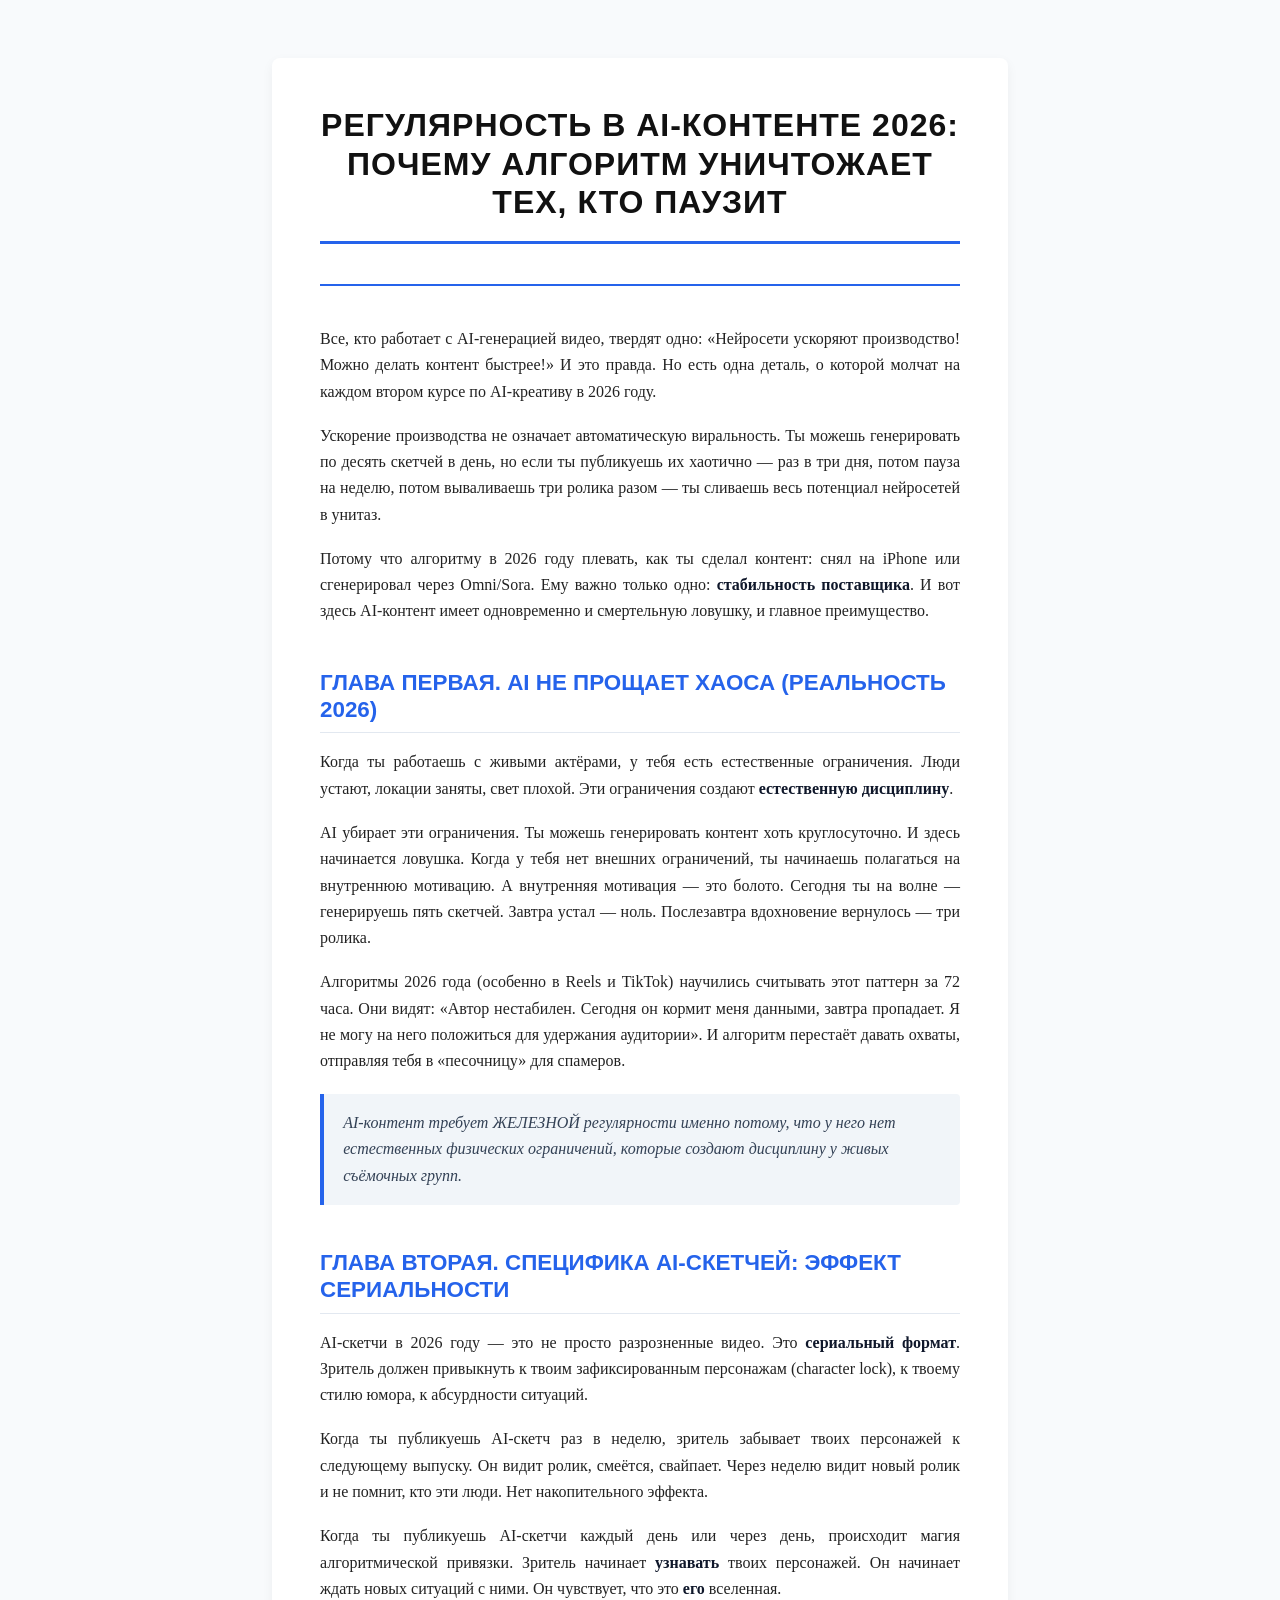
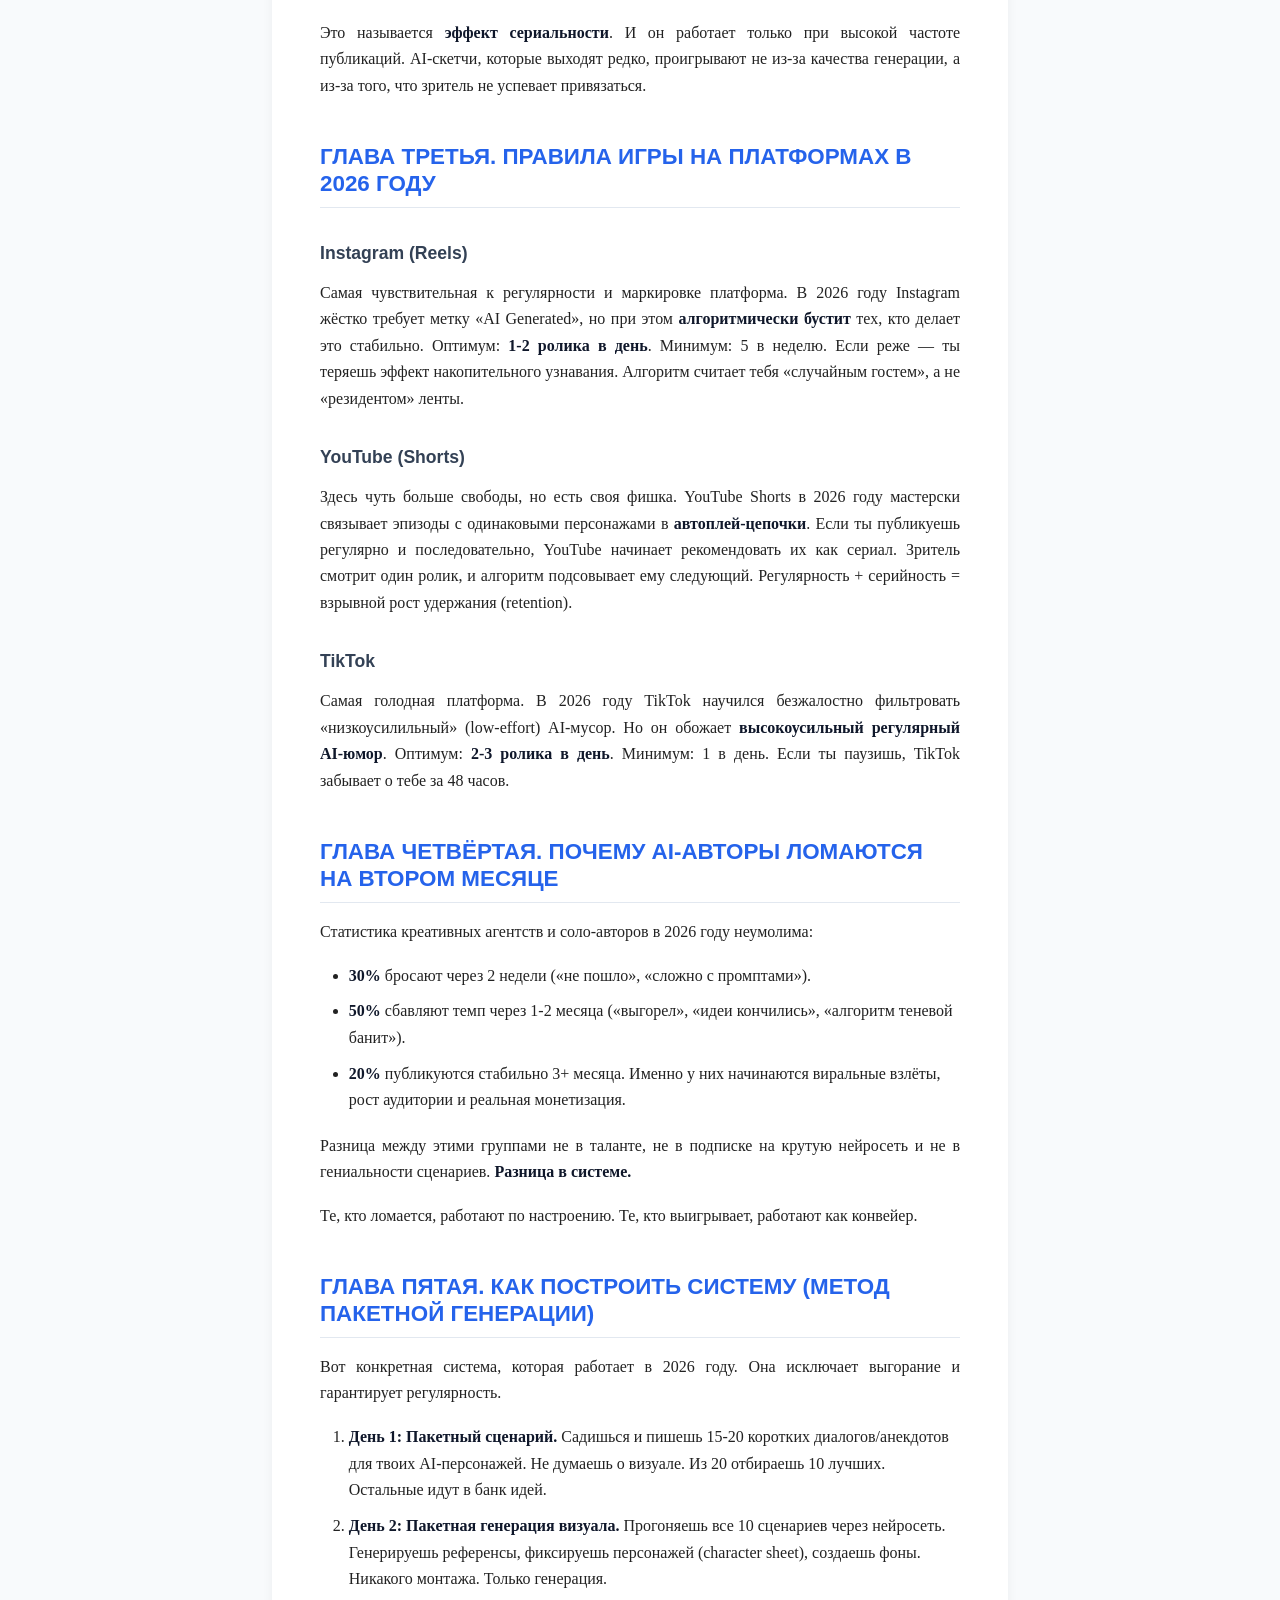
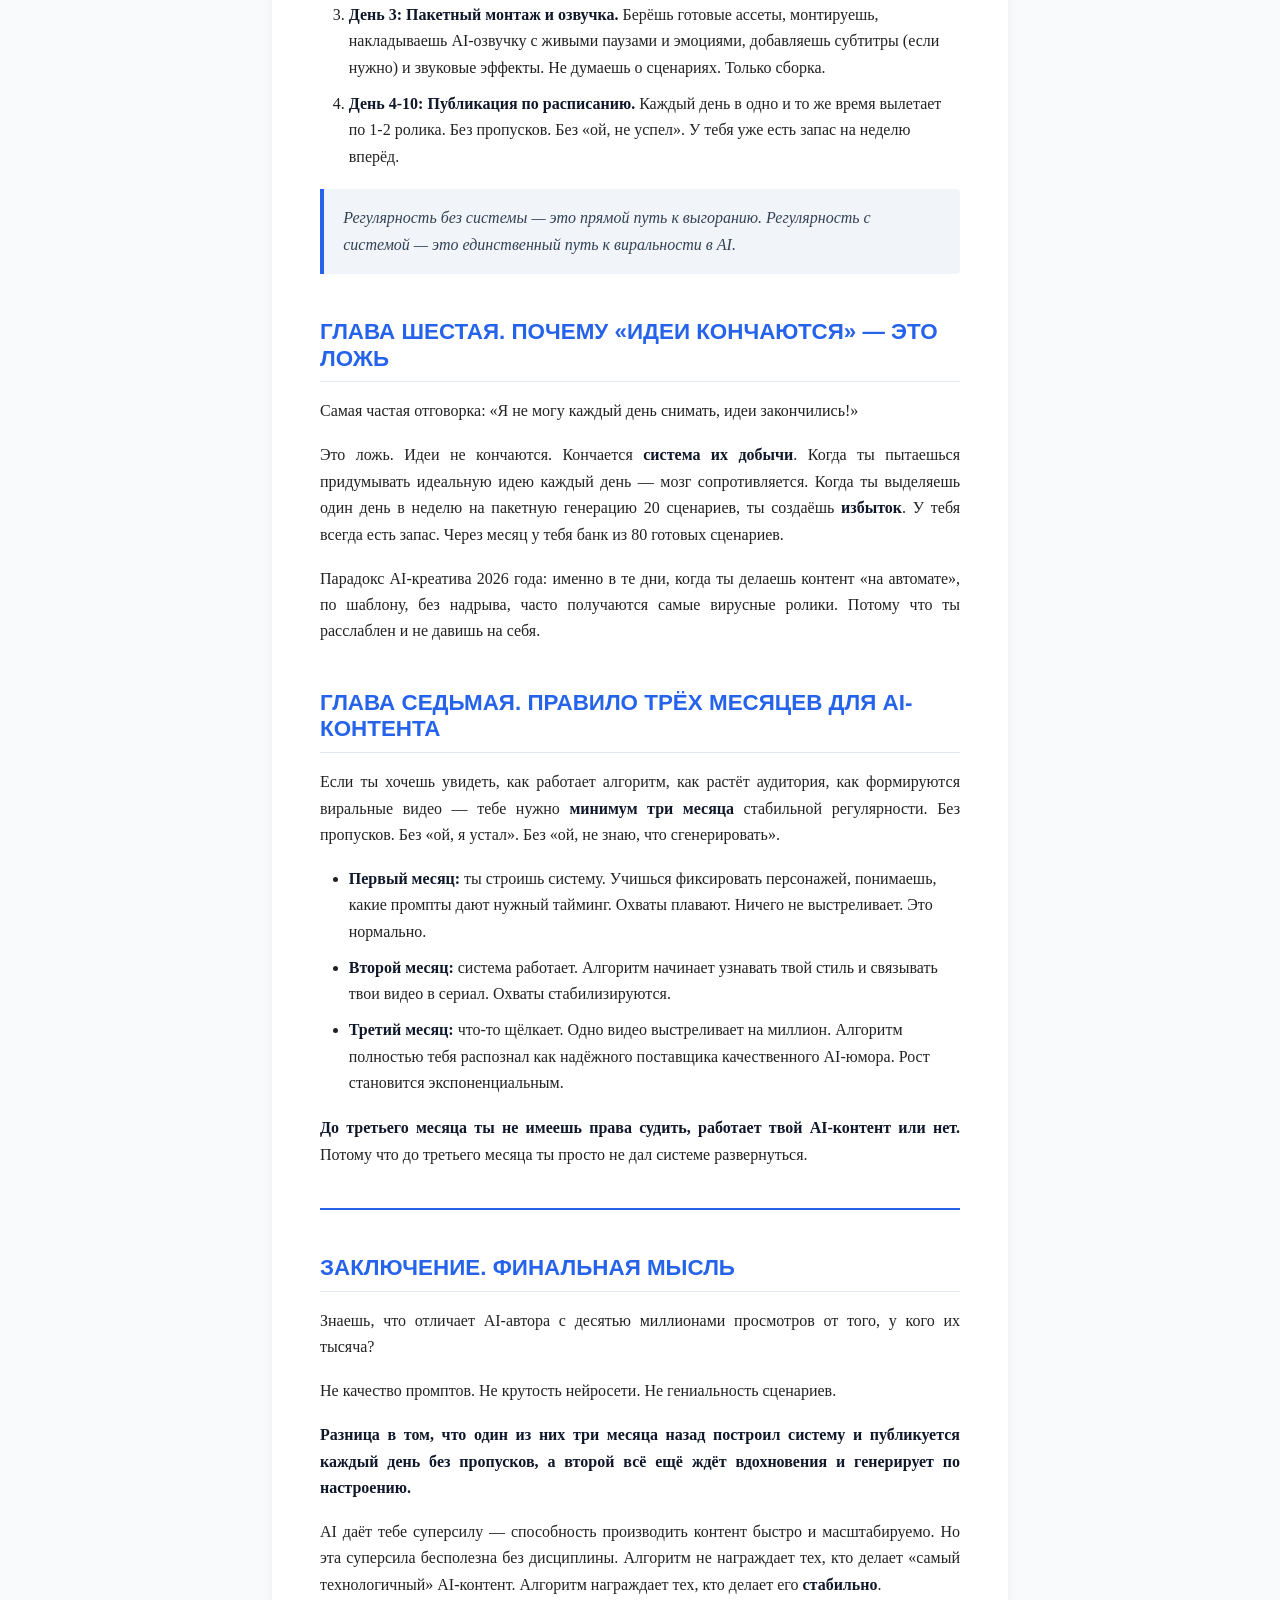
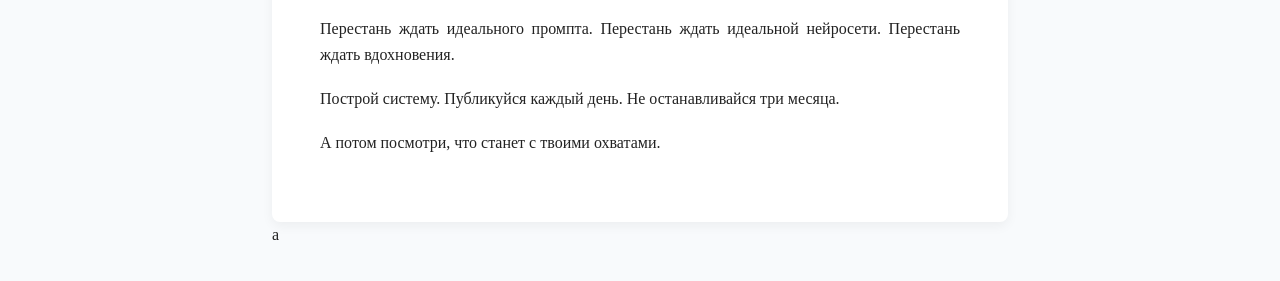
<file: assets/docs/regularity.html>
<!DOCTYPE html>
<html lang="ru">
<head>
    <meta charset="UTF-8">
    <meta name="viewport" content="width=device-width, initial-scale=1.0">
    <title>РЕГУЛЯРНОСТЬ В AI-КОНТЕНТЕ 2026: ПОЧЕМУ АЛГОРИТМ УНИЧТОЖАЕТ ТЕХ, КТО ПАУЗИТ</title>
    <style>
        :root {
            --text-color: #222;
            --heading-color: #111;
            --accent: #2563eb;
            --bg-screen: #f8fafc;
            --bg-print: #fff;
        }
        * { box-sizing: border-box; }
        body {
            font-family: 'Georgia', 'Times New Roman', 'DejaVu Serif', serif;
            line-height: 1.65;
            color: var(--text-color);
            max-width: 800px;
            margin: 0 auto;
            padding: 2rem;
            background: var(--bg-screen);
        }
        main {
            background: var(--bg-print);
            padding: 3rem;
            border-radius: 8px;
            box-shadow: 0 4px 12px rgba(0,0,0,0.05);
        }
        h1, h2, h3 {
            font-family: 'Arial', 'Helvetica Neue', sans-serif;
            color: var(--heading-color);
            margin-top: 2em;
            margin-bottom: 0.6em;
            line-height: 1.2;
        }
        h1 {
            text-align: center;
            font-size: 2rem;
            border-bottom: 3px solid var(--accent);
            padding-bottom: 0.6em;
            margin-top: 0;
            text-transform: uppercase;
            letter-spacing: 1px;
        }
        h2 {
            font-size: 1.4rem;
            border-bottom: 1px solid #e2e8f0;
            padding-bottom: 0.4em;
            page-break-after: avoid;
            color: var(--accent);
        }
        h3 {
            font-size: 1.1rem;
            font-weight: 700;
            color: #334155;
            page-break-after: avoid;
        }
        p { margin-bottom: 1.1em; text-align: justify; }
        ul, ol { margin-bottom: 1.2em; padding-left: 1.8em; }
        li { margin-bottom: 0.6em; }
        strong, b { color: #0f172a; font-weight: 700; }
        .divider { border: none; border-top: 2px solid var(--accent); margin: 2.5em 0; }
        .chapter { page-break-inside: avoid; margin-bottom: 2em; }
        blockquote {
            border-left: 4px solid var(--accent);
            margin: 1.2em 0;
            padding: 1em 1.2em;
            background: #f1f5f9;
            border-radius: 0 4px 4px 0;
            font-style: italic;
            color: #334155;
        }
        @media print {
            body { background: #fff; padding: 0; margin: 0; }
            main { box-shadow: none; padding: 0; border-radius: 0; max-width: 100%; }
            h1, h2, h3 { page-break-after: avoid; }
            p, li, blockquote { page-break-inside: avoid; }
            @page { margin: 1.5cm; size: A4; }
        }
        @media screen and (max-width: 900px) {
            body { padding: 1rem; }
            main { padding: 1.5rem; }
        }
    </style>
<br>
</head>
<body>
<main>
    <h1>Регулярность в AI-контенте 2026: почему алгоритм уничтожает тех, кто паузит</h1>

    <div class="divider"></div>

    <p>Все, кто работает с AI-генерацией видео, твердят одно: «Нейросети ускоряют производство! Можно делать контент быстрее!» И это правда. Но есть одна деталь, о которой молчат на каждом втором курсе по AI-креативу в 2026 году.</p>
    
    <p>Ускорение производства не означает автоматическую виральность. Ты можешь генерировать по десять скетчей в день, но если ты публикуешь их хаотично — раз в три дня, потом пауза на неделю, потом вываливаешь три ролика разом — ты сливаешь весь потенциал нейросетей в унитаз.</p>

    <p>Потому что алгоритму в 2026 году плевать, как ты сделал контент: снял на iPhone или сгенерировал через Omni/Sora. Ему важно только одно: <strong>стабильность поставщика</strong>. И вот здесь AI-контент имеет одновременно и смертельную ловушку, и главное преимущество.</p>

    <div class="chapter">
        <h2>ГЛАВА ПЕРВАЯ. AI НЕ ПРОЩАЕТ ХАОСА (РЕАЛЬНОСТЬ 2026)</h2>
        <p>Когда ты работаешь с живыми актёрами, у тебя есть естественные ограничения. Люди устают, локации заняты, свет плохой. Эти ограничения создают <strong>естественную дисциплину</strong>.</p>
        <p>AI убирает эти ограничения. Ты можешь генерировать контент хоть круглосуточно. И здесь начинается ловушка. Когда у тебя нет внешних ограничений, ты начинаешь полагаться на внутреннюю мотивацию. А внутренняя мотивация — это болото. Сегодня ты на волне — генерируешь пять скетчей. Завтра устал — ноль. Послезавтра вдохновение вернулось — три ролика.</p>
        <p>Алгоритмы 2026 года (особенно в Reels и TikTok) научились считывать этот паттерн за 72 часа. Они видят: «Автор нестабилен. Сегодня он кормит меня данными, завтра пропадает. Я не могу на него положиться для удержания аудитории». И алгоритм перестаёт давать охваты, отправляя тебя в «песочницу» для спамеров.</p>
        <blockquote>AI-контент требует ЖЕЛЕЗНОЙ регулярности именно потому, что у него нет естественных физических ограничений, которые создают дисциплину у живых съёмочных групп.</blockquote>
    </div>

    <div class="chapter">
        <h2>ГЛАВА ВТОРАЯ. СПЕЦИФИКА AI-СКЕТЧЕЙ: ЭФФЕКТ СЕРИАЛЬНОСТИ</h2>
        <p>AI-скетчи в 2026 году — это не просто разрозненные видео. Это <strong>сериальный формат</strong>. Зритель должен привыкнуть к твоим зафиксированным персонажам (character lock), к твоему стилю юмора, к абсурдности ситуаций.</p>
        <p>Когда ты публикуешь AI-скетч раз в неделю, зритель забывает твоих персонажей к следующему выпуску. Он видит ролик, смеётся, свайпает. Через неделю видит новый ролик и не помнит, кто эти люди. Нет накопительного эффекта.</p>
        <p>Когда ты публикуешь AI-скетчи каждый день или через день, происходит магия алгоритмической привязки. Зритель начинает <strong>узнавать</strong> твоих персонажей. Он начинает ждать новых ситуаций с ними. Он чувствует, что это <strong>его</strong> вселенная.</p>
        <p>Это называется <strong>эффект сериальности</strong>. И он работает только при высокой частоте публикаций. AI-скетчи, которые выходят редко, проигрывают не из-за качества генерации, а из-за того, что зритель не успевает привязаться.</p>
    </div>

    <div class="chapter">
        <h2>ГЛАВА ТРЕТЬЯ. ПРАВИЛА ИГРЫ НА ПЛАТФОРМАХ В 2026 ГОДУ</h2>
        <h3>Instagram (Reels)</h3>
        <p>Самая чувствительная к регулярности и маркировке платформа. В 2026 году Instagram жёстко требует метку «AI Generated», но при этом <strong>алгоритмически бустит</strong> тех, кто делает это стабильно. Оптимум: <strong>1-2 ролика в день</strong>. Минимум: 5 в неделю. Если реже — ты теряешь эффект накопительного узнавания. Алгоритм считает тебя «случайным гостем», а не «резидентом» ленты.</p>

        <h3>YouTube (Shorts)</h3>
        <p>Здесь чуть больше свободы, но есть своя фишка. YouTube Shorts в 2026 году мастерски связывает эпизоды с одинаковыми персонажами в <strong>автоплей-цепочки</strong>. Если ты публикуешь регулярно и последовательно, YouTube начинает рекомендовать их как сериал. Зритель смотрит один ролик, и алгоритм подсовывает ему следующий. Регулярность + серийность = взрывной рост удержания (retention).</p>

        <h3>TikTok</h3>
        <p>Самая голодная платформа. В 2026 году TikTok научился безжалостно фильтровать «низкоусилильный» (low-effort) AI-мусор. Но он обожает <strong>высокоусильный регулярный AI-юмор</strong>. Оптимум: <strong>2-3 ролика в день</strong>. Минимум: 1 в день. Если ты паузишь, TikTok забывает о тебе за 48 часов.</p>
    </div>

    <div class="chapter">
        <h2>ГЛАВА ЧЕТВЁРТАЯ. ПОЧЕМУ AI-АВТОРЫ ЛОМАЮТСЯ НА ВТОРОМ МЕСЯЦЕ</h2>
        <p>Статистика креативных агентств и соло-авторов в 2026 году неумолима:</p>
        <ul>
            <li><strong>30%</strong> бросают через 2 недели («не пошло», «сложно с промптами»).</li>
            <li><strong>50%</strong> сбавляют темп через 1-2 месяца («выгорел», «идеи кончились», «алгоритм теневой банит»).</li>
            <li><strong>20%</strong> публикуются стабильно 3+ месяца. Именно у них начинаются виральные взлёты, рост аудитории и реальная монетизация.</li>
        </ul>
        <p>Разница между этими группами не в таланте, не в подписке на крутую нейросеть и не в гениальности сценариев. <strong>Разница в системе.</strong></p>
        <p>Те, кто ломается, работают по настроению. Те, кто выигрывает, работают как конвейер.</p>
    </div>

    <div class="chapter">
        <h2>ГЛАВА ПЯТАЯ. КАК ПОСТРОИТЬ СИСТЕМУ (МЕТОД ПАКЕТНОЙ ГЕНЕРАЦИИ)</h2>
        <p>Вот конкретная система, которая работает в 2026 году. Она исключает выгорание и гарантирует регулярность.</p>
        <ol>
            <li><strong>День 1: Пакетный сценарий.</strong> Садишься и пишешь 15-20 коротких диалогов/анекдотов для твоих AI-персонажей. Не думаешь о визуале. Из 20 отбираешь 10 лучших. Остальные идут в банк идей.</li>
            <li><strong>День 2: Пакетная генерация визуала.</strong> Прогоняешь все 10 сценариев через нейросеть. Генерируешь референсы, фиксируешь персонажей (character sheet), создаешь фоны. Никакого монтажа. Только генерация.</li>
            <li><strong>День 3: Пакетный монтаж и озвучка.</strong> Берёшь готовые ассеты, монтируешь, накладываешь AI-озвучку с живыми паузами и эмоциями, добавляешь субтитры (если нужно) и звуковые эффекты. Не думаешь о сценариях. Только сборка.</li>
            <li><strong>День 4-10: Публикация по расписанию.</strong> Каждый день в одно и то же время вылетает по 1-2 ролика. Без пропусков. Без «ой, не успел». У тебя уже есть запас на неделю вперёд.</li>
        </ol>
        <blockquote>Регулярность без системы — это прямой путь к выгоранию. Регулярность с системой — это единственный путь к виральности в AI.</blockquote>
    </div>

    <div class="chapter">
        <h2>ГЛАВА ШЕСТАЯ. ПОЧЕМУ «ИДЕИ КОНЧАЮТСЯ» — ЭТО ЛОЖЬ</h2>
        <p>Самая частая отговорка: «Я не могу каждый день снимать, идеи закончились!»</p>
        <p>Это ложь. Идеи не кончаются. Кончается <strong>система их добычи</strong>. Когда ты пытаешься придумывать идеальную идею каждый день — мозг сопротивляется. Когда ты выделяешь один день в неделю на пакетную генерацию 20 сценариев, ты создаёшь <strong>избыток</strong>. У тебя всегда есть запас. Через месяц у тебя банк из 80 готовых сценариев.</p>
        <p>Парадокс AI-креатива 2026 года: именно в те дни, когда ты делаешь контент «на автомате», по шаблону, без надрыва, часто получаются самые вирусные ролики. Потому что ты расслаблен и не давишь на себя.</p>
    </div>

    <div class="chapter">
        <h2>ГЛАВА СЕДЬМАЯ. ПРАВИЛО ТРЁХ МЕСЯЦЕВ ДЛЯ AI-КОНТЕНТА</h2>
        <p>Если ты хочешь увидеть, как работает алгоритм, как растёт аудитория, как формируются виральные видео — тебе нужно <strong>минимум три месяца</strong> стабильной регулярности. Без пропусков. Без «ой, я устал». Без «ой, не знаю, что сгенерировать».</p>
        <ul>
            <li><strong>Первый месяц:</strong> ты строишь систему. Учишься фиксировать персонажей, понимаешь, какие промпты дают нужный тайминг. Охваты плавают. Ничего не выстреливает. Это нормально.</li>
            <li><strong>Второй месяц:</strong> система работает. Алгоритм начинает узнавать твой стиль и связывать твои видео в сериал. Охваты стабилизируются.</li>
            <li><strong>Третий месяц:</strong> что-то щёлкает. Одно видео выстреливает на миллион. Алгоритм полностью тебя распознал как надёжного поставщика качественного AI-юмора. Рост становится экспоненциальным.</li>
        </ul>
        <p><strong>До третьего месяца ты не имеешь права судить, работает твой AI-контент или нет.</strong> Потому что до третьего месяца ты просто не дал системе развернуться.</p>
    </div>

    <div class="divider"></div>

    <h2>ЗАКЛЮЧЕНИЕ. ФИНАЛЬНАЯ МЫСЛЬ</h2>
    <p>Знаешь, что отличает AI-автора с десятью миллионами просмотров от того, у кого их тысяча?</p>
    <p>Не качество промптов. Не крутость нейросети. Не гениальность сценариев.</p>
    <p><strong>Разница в том, что один из них три месяца назад построил систему и публикуется каждый день без пропусков, а второй всё ещё ждёт вдохновения и генерирует по настроению.</strong></p>
    <p>AI даёт тебе суперсилу — способность производить контент быстро и масштабируемо. Но эта суперсила бесполезна без дисциплины. Алгоритм не награждает тех, кто делает «самый технологичный» AI-контент. Алгоритм награждает тех, кто делает его <strong>стабильно</strong>.</p>
    <p>Перестань ждать идеального промпта. Перестань ждать идеальной нейросети. Перестань ждать вдохновения.</p>
    <p>Построй систему. Публикуйся каждый день. Не останавливайся три месяца.</p>
    <p>А потом посмотри, что станет с твоими охватами.</p>

</main>
 a
</body>
</html>
</file>
<file: assets/css/styles.css>
:root{--bg:#090b10;--panel:#11141d;--panel2:#161a25;--text:#f5f7fb;--muted:#8f98aa;--line:#252b39;--accent:#d7ff3f;--accent2:#7c5cff;--danger:#ff6d7a;--shadow:0 16px 48px rgba(0,0,0,.35)}
*{box-sizing:border-box} html{scroll-behavior:smooth} body{margin:0;background:radial-gradient(1000px 600px at 85% -10%,rgba(124,92,255,.16),transparent 55%),var(--bg);color:var(--text);font:15px/1.55 Inter,ui-sans-serif,system-ui,-apple-system,BlinkMacSystemFont,"Segoe UI",sans-serif}.app-shell{display:grid;grid-template-columns:285px 1fr;min-height:100vh}.sidebar{position:sticky;top:0;height:100vh;padding:22px 18px;border-right:1px solid var(--line);background:rgba(9,11,16,.88);backdrop-filter:blur(18px);overflow:auto;z-index:20}.brand-wrap{display:flex;gap:12px;align-items:center;margin-bottom:22px}.brand-mark{width:42px;height:42px;border-radius:14px;display:grid;place-items:center;background:linear-gradient(135deg,var(--accent),#81ffbc);color:#0b0d10;font-weight:900;font-size:22px;box-shadow:0 10px 30px rgba(215,255,63,.18)}.brand{font-weight:850;font-size:18px}.brand-sub{font-size:12px;color:var(--muted)}.sidebar-progress{background:var(--panel);border:1px solid var(--line);border-radius:16px;padding:14px;margin-bottom:16px}.progress-line{height:7px;background:#202533;border-radius:99px;overflow:hidden;margin:10px 0}.progress-line span{display:block;height:100%;width:0;background:linear-gradient(90deg,var(--accent),#7dffa5);transition:.3s}.progress-label{display:flex;justify-content:space-between;gap:8px;font-size:12px;color:var(--muted)}.progress-label strong{color:var(--text)}.nav{display:flex;flex-direction:column;gap:4px}.nav-item{display:flex;gap:10px;align-items:center;padding:10px 11px;border-radius:12px;color:#c8cfda;text-decoration:none;cursor:pointer;border:1px solid transparent}.nav-item:hover,.nav-item.active{background:var(--panel);border-color:var(--line);color:#fff}.nav-icon{width:25px;text-align:center}.sidebar-bottom{margin-top:22px}.ghost-btn,.btn{display:inline-flex;align-items:center;justify-content:center;gap:8px;border-radius:12px;padding:10px 14px;text-decoration:none;font-weight:700;cursor:pointer;border:1px solid var(--line)}.ghost-btn{color:#e7ebf2;background:transparent;width:100%}.btn{background:var(--accent);border-color:var(--accent);color:#0c0e12}.btn.secondary{background:var(--panel2);color:#fff;border-color:var(--line)}.btn.small{padding:7px 10px;font-size:12px}.main{min-width:0}.topbar{height:72px;position:sticky;top:0;z-index:15;display:flex;align-items:center;gap:10px;padding:12px 28px;background:rgba(9,11,16,.78);backdrop-filter:blur(18px);border-bottom:1px solid rgba(37,43,57,.65)}.search-wrap{max-width:680px;flex:1;display:flex;align-items:center;gap:10px;background:var(--panel);border:1px solid var(--line);border-radius:13px;padding:0 14px}.search-wrap input{width:100%;height:42px;border:0;outline:0;background:transparent;color:#fff}.icon-btn{width:42px;height:42px;border-radius:12px;border:1px solid var(--line);background:var(--panel);color:#fff;cursor:pointer}.mobile-only{display:none}#view{padding:32px clamp(20px,4vw,58px) 80px;max-width:1460px;margin:0 auto}.hero{position:relative;overflow:hidden;border:1px solid var(--line);border-radius:28px;padding:clamp(26px,5vw,56px);background:linear-gradient(135deg,rgba(124,92,255,.13),rgba(215,255,63,.05)),var(--panel);box-shadow:var(--shadow)}.hero:after{content:"";position:absolute;width:300px;height:300px;right:-80px;top:-100px;border-radius:50%;background:var(--accent);filter:blur(120px);opacity:.08}.eyebrow{font-size:12px;letter-spacing:.13em;text-transform:uppercase;color:var(--accent);font-weight:800}.hero h1{font-size:clamp(34px,6vw,72px);line-height:.98;letter-spacing:-.045em;margin:14px 0 18px;max-width:950px}.hero p{font-size:clamp(16px,2vw,20px);max-width:820px;color:#c1c8d4}.hero-actions{display:flex;flex-wrap:wrap;gap:10px;margin-top:24px}.kpis{display:grid;grid-template-columns:repeat(4,minmax(0,1fr));gap:12px;margin-top:18px}.kpi{background:var(--panel);border:1px solid var(--line);padding:18px;border-radius:18px}.kpi strong{font-size:24px;display:block}.kpi span{color:var(--muted);font-size:12px}.section-head{display:flex;align-items:end;justify-content:space-between;gap:20px;margin:38px 0 16px}.section-head h2{margin:0;font-size:28px;letter-spacing:-.025em}.section-head p{margin:5px 0 0;color:var(--muted)}.grid{display:grid;grid-template-columns:repeat(3,minmax(0,1fr));gap:14px}.card{background:var(--panel);border:1px solid var(--line);border-radius:20px;padding:20px;transition:.2s;position:relative}.card:hover{transform:translateY(-2px);border-color:#353d50}.card h3{margin:8px 0 8px;font-size:18px}.card p{color:var(--muted);margin:0 0 14px}.card-meta{display:flex;gap:8px;flex-wrap:wrap}.badge{font-size:11px;border:1px solid var(--line);padding:4px 8px;border-radius:99px;color:#c9d0dc;background:#0f1219}.badge.accent{color:#dfff69;border-color:rgba(215,255,63,.25);background:rgba(215,255,63,.06)}.badge.purple{color:#c8bbff;border-color:rgba(124,92,255,.28);background:rgba(124,92,255,.08)}.lesson-list{display:grid;gap:10px}.lesson-row{display:grid;grid-template-columns:auto 1fr auto;gap:14px;align-items:center;background:var(--panel);border:1px solid var(--line);border-radius:16px;padding:14px 16px}.lesson-check{width:26px;height:26px;border-radius:50%;border:1px solid #394153;background:#0c0f15;color:transparent;cursor:pointer}.lesson-check.done{background:var(--accent);border-color:var(--accent);color:#0b0d10}.lesson-row h4{margin:0 0 3px}.lesson-row small{color:var(--muted)}.lesson-actions{display:flex;gap:8px}.article{max-width:1040px;width:100%}.article h1{font-size:clamp(38px,5vw,62px);line-height:1.04;letter-spacing:-.04em;max-width:980px;margin:16px 0 18px}.article h2{margin:38px 0 14px;font-size:28px;letter-spacing:-.02em}.article p,.article li{font-size:16px;line-height:1.78;color:#c9d0dc}.article>p:first-of-type{font-size:18px;line-height:1.65;color:#e8ecf4;max-width:900px}.callout{border-left:3px solid var(--accent);background:rgba(215,255,63,.05);padding:16px 18px;border-radius:0 14px 14px 0;margin:20px 0}.quote{font-size:22px;line-height:1.35;color:#fff;font-weight:750}.steps{counter-reset:s;display:grid;gap:12px;margin:22px 0}.step{display:grid;grid-template-columns:42px minmax(0,1fr);gap:14px;align-items:start;background:var(--panel);border:1px solid var(--line);padding:17px 18px;border-radius:16px;min-width:0}.step:before{counter-increment:s;content:counter(s);width:34px;height:34px;border-radius:10px;background:var(--accent);color:#0b0d10;font-weight:900;display:grid;place-items:center;line-height:1}.step>span{display:block;min-width:0;line-height:1.65;color:#e4e8f0;overflow-wrap:normal;word-break:normal}.media-grid{display:grid;grid-template-columns:repeat(2,minmax(0,1fr));gap:14px}.media-card{background:var(--panel);border:1px solid var(--line);border-radius:18px;overflow:hidden}.media-card video,.media-card img{display:block;width:100%;max-height:430px;object-fit:contain;background:#050607}.media-body{padding:15px}.media-body h4{margin:0 0 6px}.prompt-grid{display:grid;grid-template-columns:repeat(2,minmax(0,1fr));gap:14px}.prompt-card{background:linear-gradient(145deg,rgba(124,92,255,.08),transparent 45%),var(--panel);border:1px solid var(--line);border-radius:20px;padding:20px}.prompt-card h3{margin:8px 0}.prompt-card .desc{color:var(--muted)}.prompt-viewer{background:#06080d;border:1px solid var(--line);border-radius:14px;max-height:68vh;overflow:auto;font:12px/1.6 ui-monospace,SFMono-Regular,Menlo,monospace}.prompt-line{display:grid;grid-template-columns:52px 1fr;gap:14px;padding:0 12px;border-bottom:1px solid rgba(255,255,255,.02);position:relative}.prompt-line:hover{background:#121722}.prompt-line .ln{color:#596174;text-align:right;user-select:none}.prompt-line code{white-space:pre-wrap;color:#e8ecf4}.line-tip{position:fixed;z-index:100;background:#171b25;color:#fff;border:1px solid #333a4d;border-radius:10px;padding:10px 12px;max-width:360px;font:12px/1.4 system-ui;box-shadow:var(--shadow);pointer-events:none;display:none}.toolbar{display:flex;gap:8px;flex-wrap:wrap;margin-bottom:12px}.timeline{display:grid;gap:10px}.timeline-item{display:grid;grid-template-columns:100px 1fr;gap:16px}.timeline-left{color:var(--accent);font-weight:800}.timeline-body{padding:0 0 18px 18px;border-left:1px solid var(--line)}.community-grid{display:grid;grid-template-columns:repeat(3,minmax(0,1fr));gap:12px}.person{background:var(--panel);border:1px solid var(--line);border-radius:16px;padding:14px}.person strong{display:block}.person a{color:#c9ff63;text-decoration:none;font-size:13px}.task{border:1px solid var(--line);border-radius:18px;padding:18px;background:var(--panel);margin-bottom:12px}.task h3{margin-top:0}.task .task-num{color:var(--accent);font-weight:900}.mini-links{display:flex;flex-wrap:wrap;gap:8px}.mini-links a{color:#dfe5ef;text-decoration:none;border:1px solid var(--line);border-radius:10px;padding:7px 9px;background:#0d1017}.footer{padding:28px 58px;border-top:1px solid var(--line);color:var(--muted);font-size:12px}.muted{color:var(--muted)}.small{font-size:12px}.modal{position:fixed;inset:0;z-index:80;display:none}.modal.open{display:block}.modal-backdrop{position:absolute;inset:0;background:rgba(0,0,0,.72);backdrop-filter:blur(5px)}.modal-card{position:relative;margin:4vh auto;width:min(1100px,92vw);max-height:92vh;overflow:auto;background:var(--bg);border:1px solid var(--line);border-radius:22px;padding:24px;box-shadow:var(--shadow)}.modal-close{position:sticky;float:right;top:0;z-index:3;width:38px;height:38px;border-radius:10px;background:var(--panel2);color:#fff;border:1px solid var(--line);font-size:24px;cursor:pointer}.search-results{display:grid;gap:8px}.search-hit{background:var(--panel);border:1px solid var(--line);border-radius:14px;padding:14px;cursor:pointer}.light{--bg:#f5f7fb;--panel:#fff;--panel2:#f1f3f7;--text:#141821;--muted:#697386;--line:#dfe4ec;--shadow:0 16px 40px rgba(30,40,60,.09)}.light body{background:var(--bg)}
@media(max-width:1100px){.grid,.community-grid{grid-template-columns:repeat(2,minmax(0,1fr))}.kpis{grid-template-columns:repeat(2,minmax(0,1fr))}}
@media(max-width:900px){.deep-grid{grid-template-columns:1fr}}
@media(max-width:820px){.app-shell{display:block}.sidebar{position:fixed;left:-310px;width:285px;transition:.25s;box-shadow:var(--shadow)}.sidebar.open{left:0}.mobile-only{display:inline-grid;place-items:center}.topbar{padding:12px 14px}#view{padding:22px 14px 60px}.grid,.prompt-grid,.community-grid,.media-grid{grid-template-columns:1fr}.lesson-row{grid-template-columns:auto 1fr}.lesson-actions{grid-column:2}.kpis{grid-template-columns:1fr 1fr}.timeline-item{grid-template-columns:1fr}.timeline-body{border-left:0;padding-left:0}.footer{padding:24px 14px}.hero{border-radius:22px}}

.sidebar-note{
  margin:14px 12px 18px;
  padding:14px 15px;
  border:1px solid var(--line);
  border-radius:16px;
  background:var(--panel);
  display:grid;
  gap:5px;
}
.sidebar-note strong{font-size:13px;line-height:1.35}
.lesson-block{
  margin:34px 0 26px;
  padding-top:8px;
  border-top:1px solid var(--line);
}
.lesson-block h2{margin:18px 0 12px;font-size:24px}
.lesson-block p{line-height:1.78}


/* Lesson reading layout */
.lesson-section-head{margin-bottom:18px;max-width:860px}
.section-kicker{display:inline-block;margin-bottom:6px;font-size:11px;letter-spacing:.14em;font-weight:850;color:var(--accent)}
.section-intro{margin:0;color:var(--muted)!important;font-size:15px!important;line-height:1.65!important}
.deep-grid{display:grid;grid-template-columns:repeat(2,minmax(0,1fr));gap:16px;margin-top:18px}
.deep-card{position:relative;background:linear-gradient(145deg,rgba(124,92,255,.055),transparent 55%),var(--panel);border:1px solid var(--line);border-radius:20px;padding:22px;min-width:0}
.deep-card h3{margin:4px 0 14px;font-size:20px;letter-spacing:-.015em}
.deep-card p{margin:0 0 13px;font-size:15px!important;line-height:1.72!important;color:#c9d0dc!important}
.deep-card p:last-child{margin-bottom:0}
.deep-card .lead{font-size:16px!important;color:#eef2f7!important}
.deep-num{font:800 11px/1 ui-monospace,SFMono-Regular,Menlo,monospace;color:var(--accent);letter-spacing:.08em}
.lesson-block{scroll-margin-top:90px}
.lesson-block>.prompt-grid{margin-top:16px}
.prompt-card p{line-height:1.65}
.prompt-card strong{color:#f3f6fb}
.lesson-actions{display:flex;flex-wrap:wrap;gap:10px;margin-top:34px;padding-top:22px;border-top:1px solid var(--line)}
.lesson-actions .btn{min-height:42px}
.article .media-card{margin:18px 0}
.article .media-card+.media-card{margin-top:14px}
.callout{line-height:1.65}
.quote{margin:22px 0;padding:18px 20px;border-radius:16px;background:linear-gradient(90deg,rgba(215,255,63,.07),rgba(124,92,255,.05));border:1px solid var(--line)}

@media(max-width:520px){
  .step{grid-template-columns:34px minmax(0,1fr);gap:11px;padding:14px}
  .step:before{width:30px;height:30px;border-radius:9px}
  .article h1{font-size:36px}
  .deep-card{padding:18px}
}


/* Final lesson spacing + collision fixes */
.article > .btn,
.article > button.btn,
.article > a.btn{
  margin:12px 10px 18px 0;
  vertical-align:middle;
}
.article > .btn + .btn,
.article > button.btn + .btn,
.article > a.btn + .btn{
  margin-left:0;
}
.article .mini-links{
  margin:16px 0 20px;
}
.article .mini-links + p,
.article .btn + p,
.article button.btn + p,
.article a.btn + p{
  margin-top:8px;
}
.article .steps + .btn,
.article .steps + a.btn,
.article .steps + button.btn{
  margin-top:14px;
}
.article .media-card + .btn,
.article .media-card + a.btn,
.article .media-card + button.btn{
  margin-top:16px;
}
.article .lesson-block{
  clear:both;
}
.article .lesson-block + .lesson-block{
  margin-top:42px;
}
.hero-actions .btn{
  margin:0;
}
.prompt-card .hero-actions{
  margin-top:18px;
}
.prompt-card .hero-actions .btn{
  margin:0;
}
.lesson-actions{
  align-items:center;
}
.lesson-actions .btn{
  margin:0;
}

/* Better desktop rhythm */
@media(min-width:1100px){
  #view{padding-top:42px}
  .article{padding-right:18px}
  .deep-card{padding:24px 26px}
}

/* Better narrow desktop / browser zoom behavior */
@media(max-width:1250px){
  .app-shell{grid-template-columns:250px 1fr}
  .sidebar{padding-left:14px;padding-right:14px}
  .nav-item{padding:9px 9px}
  #view{padding-left:clamp(18px,3vw,38px);padding-right:clamp(18px,3vw,38px)}
}


/* SIMPLE COURSE UI V3 */
.article{max-width:1040px}
.article h1{max-width:980px;margin-bottom:22px}
.article h2{margin:38px 0 14px}
.article p{max-width:920px}

.lesson-guide{
  display:grid;
  grid-template-columns:1.15fr 1fr 1fr;
  gap:12px;
  margin:26px 0 36px;
}
.guide-card{
  min-width:0;
  padding:18px 19px;
  border:1px solid var(--line);
  border-radius:17px;
  background:var(--panel);
}
.guide-card.guide-main{
  background:linear-gradient(135deg,rgba(215,255,63,.08),rgba(124,92,255,.05)),var(--panel);
}
.guide-card span,.module-guide span{
  display:block;
  margin-bottom:8px;
  color:var(--accent);
  font-size:10px;
  line-height:1.2;
  font-weight:850;
  letter-spacing:.12em;
  text-transform:uppercase;
}
.guide-card strong{
  display:block;
  font-size:14px;
  line-height:1.55;
  color:#eef2f7;
}

.module-guide{
  display:grid;
  grid-template-columns:repeat(3,minmax(0,1fr));
  gap:12px;
  margin:24px 0 38px;
}
.module-guide>div{
  padding:18px 19px;
  border-radius:17px;
  border:1px solid var(--line);
  background:var(--panel);
}
.module-guide strong{
  display:block;
  font-size:14px;
  line-height:1.55;
}

.lesson-core{
  margin:0 0 40px;
  padding:26px 28px 30px;
  border:1px solid var(--line);
  border-radius:22px;
  background:linear-gradient(180deg,rgba(255,255,255,.018),transparent),var(--panel);
}
.lesson-core h2{margin-top:0}
.lesson-core>.btn,
.lesson-core>button.btn,
.lesson-core>a.btn{
  display:inline-flex;
  width:auto;
  margin:18px 12px 8px 0!important;
  clear:both;
}
.lesson-core .mini-links{margin:16px 0 22px}
.lesson-core .steps{margin:20px 0 24px}
.lesson-core .media-card{margin:20px 0 24px}

.btn{
  min-height:42px;
  line-height:1.2;
  white-space:normal;
  text-align:center;
  position:relative;
  z-index:1;
}
.article>.btn,
.article>button.btn,
.article>a.btn{
  margin:18px 12px 22px 0!important;
}
.btn+.btn{margin-left:0!important}

.lesson-block{
  margin:44px 0 0;
  padding-top:30px;
  border-top:1px solid var(--line);
}
.lesson-block .prompt-grid{margin-top:18px}
.prompt-card{display:flex;flex-direction:column;align-items:flex-start}
.prompt-card .hero-actions{margin-top:auto;padding-top:10px;width:100%}
.prompt-card .hero-actions .btn{margin:0!important}

.lesson-contact{
  display:flex;
  align-items:center;
  justify-content:space-between;
  gap:20px;
  margin:44px 0 20px;
  padding:20px 22px;
  border:1px solid var(--line);
  border-radius:18px;
  background:var(--panel);
}
.lesson-contact>div{display:grid;gap:4px}
.lesson-contact span{font-size:13px;color:var(--muted)}
.lesson-contact .btn{flex:0 0 auto;margin:0!important}

.lesson-nav{
  display:grid;
  grid-template-columns:minmax(0,1fr) minmax(0,1fr);
  gap:12px;
  margin:20px 0 12px;
  padding-top:20px;
  border-top:1px solid var(--line);
}
.lesson-nav .btn{width:100%;margin:0!important;padding:13px 16px}

.start-map{
  display:grid;
  grid-template-columns:repeat(4,minmax(0,1fr));
  gap:12px;
  margin:18px 0 28px;
}
.start-step{
  display:grid;
  grid-template-columns:42px 1fr;
  gap:12px;
  align-items:start;
  padding:18px;
  border:1px solid var(--line);
  border-radius:18px;
  background:var(--panel);
}
.start-step>span{
  display:grid;
  place-items:center;
  width:38px;height:38px;
  border-radius:11px;
  background:rgba(215,255,63,.09);
  color:var(--accent);
  font-weight:900;
  font-size:12px;
}
.start-step strong{display:block;margin:2px 0 5px}
.start-step p{margin:0!important;font-size:13px!important;line-height:1.5!important;color:var(--muted)!important}

.card-purpose{
  margin-top:14px;
  padding-top:13px;
  border-top:1px solid var(--line);
  color:#d9dfE8;
  font-size:12px;
  line-height:1.55;
}

.step{
  grid-template-columns:38px minmax(0,1fr)!important;
  align-items:start!important;
}
.step>span{
  min-width:0!important;
  width:auto!important;
  display:block!important;
  line-height:1.6!important;
  overflow-wrap:break-word;
  word-break:normal;
}

@media(max-width:1100px){
  .lesson-guide,.module-guide{grid-template-columns:1fr}
  .start-map{grid-template-columns:repeat(2,minmax(0,1fr))}
}
@media(max-width:700px){
  .lesson-core{padding:20px 18px 22px}
  .lesson-contact{align-items:flex-start;flex-direction:column}
  .lesson-contact .btn{width:100%}
  .lesson-nav{grid-template-columns:1fr}
  .start-map{grid-template-columns:1fr}
}


/* BEGINNER FRIENDLY V4 */
.original-title{
  margin:-8px 0 22px;
  color:var(--muted);
  font-size:12px;
  line-height:1.5;
}
.friend-box{
  margin:24px 0 34px;
  padding:24px 26px;
  border:1px solid rgba(215,255,63,.18);
  border-radius:22px;
  background:linear-gradient(135deg,rgba(215,255,63,.08),rgba(124,92,255,.06)),var(--panel);
}
.friend-label{
  display:inline-block;
  margin-bottom:8px;
  color:var(--accent);
  font-size:10px;
  font-weight:900;
  letter-spacing:.13em;
}
.friend-box h2{
  margin:0 0 10px!important;
  font-size:28px!important;
}
.friend-box>p{
  margin:0 0 18px!important;
  max-width:820px;
  color:#eef2f7!important;
  font-size:17px!important;
  line-height:1.65!important;
}
.friend-result,.friend-action{
  padding:13px 15px;
  border-radius:13px;
  background:rgba(255,255,255,.035);
  border:1px solid var(--line);
  line-height:1.55;
  color:#dce2ec;
}
.friend-result{margin-bottom:9px}
.friend-result strong,.friend-action strong{color:#fff}

.prompt-library-simple{
  display:grid;
  gap:46px;
}
.prompt-group{
  margin-top:12px;
}
.friendly-prompt{
  min-height:100%;
}
.prompt-level{
  display:inline-flex;
  align-items:center;
  width:auto;
  padding:5px 9px;
  margin-bottom:8px;
  border-radius:999px;
  background:rgba(215,255,63,.08);
  border:1px solid rgba(215,255,63,.15);
  color:var(--accent);
  font-size:10px;
  font-weight:850;
  letter-spacing:.08em;
}
.prompt-original{
  margin:-2px 0 14px!important;
  color:var(--muted)!important;
  font-size:11px!important;
  line-height:1.4!important;
}
.friendly-prompt>p{
  font-size:14px!important;
  line-height:1.65!important;
}
.archive-box{
  border:1px solid var(--line);
  border-radius:18px;
  background:var(--panel);
  overflow:hidden;
}
.archive-box>summary{
  cursor:pointer;
  list-style:none;
  padding:20px 22px;
  display:flex;
  justify-content:space-between;
  gap:20px;
  align-items:center;
}
.archive-box>summary::-webkit-details-marker{display:none}
.archive-box>summary strong{font-size:16px}
.archive-box>summary span{color:var(--muted);font-size:12px}
.archive-box[open]>summary{border-bottom:1px solid var(--line)}
.archive-box>.prompt-grid{padding:18px}

.deep-dive{
  border:1px solid var(--line);
  border-radius:18px;
  background:var(--panel);
  padding:0!important;
  overflow:hidden;
}
.deep-dive>summary{
  cursor:pointer;
  list-style:none;
  padding:18px 20px;
  display:flex;
  align-items:center;
  justify-content:space-between;
  gap:18px;
}
.deep-dive>summary::-webkit-details-marker{display:none}
.deep-dive>summary strong{font-size:15px}
.deep-dive>summary span{font-size:12px;color:var(--muted)}
.deep-inner{padding:0 20px 22px}
.deep-dive:not([open]) .deep-inner{display:none}

.card-purpose{
  color:#b8c0cc;
}
.card-purpose::first-letter{color:var(--accent)}
.nav-item span:last-child{
  line-height:1.35;
}
.lesson-row{
  cursor:pointer;
  transition:.18s ease;
}
.lesson-row:hover{
  transform:translateX(2px);
  border-color:#394154;
}
.lesson-row strong{
  font-size:15px;
  line-height:1.4;
}
.lesson-row .small{
  margin-top:4px;
  line-height:1.5;
}
.simple-hero h1{
  max-width:850px;
}
.simple-hero p{
  max-width:760px;
}

@media(max-width:820px){
  .friend-box{padding:20px 18px}
  .friend-box h2{font-size:24px!important}
  .archive-box>summary,.deep-dive>summary{align-items:flex-start;flex-direction:column;gap:4px}
}


/* COURSE ROADMAP V5 */
.nav-stage{margin:16px 0 4px}
.nav-stage-title{
  display:flex;
  align-items:center;
  gap:8px;
  padding:7px 10px 6px;
  color:#747f92;
  font-size:10px;
  font-weight:850;
  letter-spacing:.08em;
  text-transform:uppercase;
}
.nav-stage-title span{
  color:var(--accent);
  font:800 10px/1 ui-monospace,SFMono-Regular,Menlo,monospace;
}
.nav-home{margin-bottom:8px}
.sidebar .nav{gap:2px}

.stage-grid{
  display:grid;
  grid-template-columns:repeat(2,minmax(0,1fr));
  gap:14px;
  margin-bottom:30px;
}
.stage-card{
  position:relative;
  min-width:0;
  padding:24px;
  border:1px solid var(--line);
  border-radius:22px;
  background:linear-gradient(145deg,rgba(124,92,255,.055),transparent 52%),var(--panel);
  cursor:pointer;
  transition:.18s ease;
}
.stage-card:hover{transform:translateY(-2px);border-color:#3b4458}
.stage-card:first-child{grid-column:span 2}
.stage-num{
  margin-bottom:12px;
  color:var(--accent);
  font:900 12px/1 ui-monospace,SFMono-Regular,Menlo,monospace;
  letter-spacing:.08em;
}
.stage-card h3{
  margin:0 0 9px;
  font-size:22px;
  letter-spacing:-.02em;
}
.stage-card>p{
  margin:0 0 18px!important;
  color:#c7cfda!important;
  font-size:15px!important;
  line-height:1.65!important;
}
.stage-modules{
  display:flex;
  flex-wrap:wrap;
  gap:7px;
  margin-bottom:18px;
}
.stage-modules span{
  padding:6px 9px;
  border:1px solid var(--line);
  border-radius:999px;
  color:#aeb7c5;
  background:#0e1118;
  font-size:11px;
}
.stage-link{
  appearance:none;
  border:0;
  padding:0;
  background:transparent;
  color:var(--accent);
  font-weight:800;
  cursor:pointer;
}
.quick-rule{
  display:grid;
  grid-template-columns:1.3fr 1fr;
  gap:12px;
  margin:8px 0 38px;
}
.quick-rule>div{
  padding:18px 20px;
  border:1px solid var(--line);
  border-radius:18px;
  background:var(--panel);
}
.quick-rule span{
  display:block;
  margin-bottom:6px;
  color:var(--muted);
  font-size:11px;
}
.quick-rule strong{
  display:block;
  line-height:1.55;
  font-size:14px;
}

.module-start-note{
  margin:18px 0 30px;
  padding:15px 17px;
  border-radius:14px;
  border:1px solid rgba(215,255,63,.15);
  background:rgba(215,255,63,.045);
  color:#dce2ea;
  line-height:1.6;
}
.extra-lessons{
  margin-top:18px;
  border:1px solid var(--line);
  border-radius:18px;
  background:var(--panel);
  overflow:hidden;
}
.extra-lessons>summary{
  cursor:pointer;
  list-style:none;
  display:flex;
  justify-content:space-between;
  align-items:center;
  gap:20px;
  padding:18px 20px;
}
.extra-lessons>summary::-webkit-details-marker{display:none}
.extra-lessons>summary strong{font-size:15px}
.extra-lessons>summary span{font-size:12px;color:var(--muted)}
.extra-lessons[open]>summary{border-bottom:1px solid var(--line)}
.extra-lessons>.lesson-list{padding:14px}

.module-intro>h2{margin-bottom:8px}
.card-purpose{
  min-height:52px;
  line-height:1.55;
}
.roadmap{margin-top:38px}

@media(max-width:950px){
  .stage-grid{grid-template-columns:1fr}
  .stage-card:first-child{grid-column:auto}
  .quick-rule{grid-template-columns:1fr}
}
@media(max-width:820px){
  .nav-stage-title{padding-left:8px}
  .stage-card{padding:20px}
  .extra-lessons>summary{align-items:flex-start;flex-direction:column;gap:5px}
}


/* VISUAL LEARNING TYPES V7 */
.content-eyebrow{
  display:flex;
  align-items:center;
  gap:9px;
  margin-bottom:14px;
  color:var(--accent);
  font-size:11px;
  font-weight:900;
  letter-spacing:.11em;
  text-transform:uppercase;
}
.content-eyebrow span{
  display:grid;
  place-items:center;
  width:24px;height:24px;
  border-radius:8px;
  background:rgba(215,255,63,.08);
  border:1px solid rgba(215,255,63,.16);
}

.module-content-group{
  margin:34px 0 46px;
}
.group-head{
  display:flex;
  align-items:flex-end;
  justify-content:space-between;
  gap:24px;
  margin-bottom:14px;
}
.group-head h2{
  margin:5px 0 5px;
  font-size:25px;
}
.group-head p{
  margin:0!important;
  color:var(--muted)!important;
  font-size:13px!important;
}
.group-kicker{
  color:var(--accent);
  font-size:10px;
  font-weight:900;
  letter-spacing:.11em;
}
.group-count{
  flex:0 0 auto;
  min-width:38px;height:38px;
  display:grid;place-items:center;
  border:1px solid var(--line);
  border-radius:12px;
  color:#cfd6e0;
  background:var(--panel);
  font-weight:800;
  font-size:12px;
}

.lesson-row{
  grid-template-columns:42px minmax(0,1fr) 28px!important;
  padding:16px 17px!important;
  gap:14px!important;
  align-items:center!important;
}
.kind-chip{
  width:36px;height:36px;
  display:grid;place-items:center;
  border-radius:11px;
  border:1px solid var(--line);
  background:#0f131b;
  font-size:13px;
  color:#b8c2d0;
}
.lesson-row-main{min-width:0}
.row-top{
  display:flex;
  align-items:center;
  gap:8px;
  margin-bottom:5px;
}
.content-type{
  font-size:9px;
  font-weight:900;
  letter-spacing:.1em;
  color:var(--accent);
}
.row-num{
  color:#687387;
  font:700 9px/1 ui-monospace,SFMono-Regular,Menlo,monospace;
}
.row-arrow{
  color:#6e788a;
  font-size:16px;
  text-align:right;
}
.kind-video{border-color:rgba(124,92,255,.2)!important;background:linear-gradient(90deg,rgba(124,92,255,.04),transparent),var(--panel)}
.kind-lesson{border-color:rgba(62,190,255,.16)!important}
.kind-practice{border-color:rgba(215,255,63,.16)!important;background:linear-gradient(90deg,rgba(215,255,63,.035),transparent),var(--panel)}
.kind-insight{background:rgba(255,255,255,.015)!important}
.kind-guide{background:linear-gradient(90deg,rgba(255,255,255,.018),transparent),var(--panel)}

.insight-hero{
  margin:22px 0 28px;
  padding:22px 24px;
  border-radius:20px;
  background:linear-gradient(135deg,rgba(215,255,63,.09),rgba(124,92,255,.05)),var(--panel);
  border:1px solid rgba(215,255,63,.16);
}
.insight-hero span{
  color:var(--accent);
  font-size:10px;
  font-weight:900;
  letter-spacing:.12em;
}
.insight-hero p{
  margin:10px 0 0!important;
  color:#f3f6fb!important;
  font-size:20px!important;
  line-height:1.5!important;
  max-width:900px!important;
}

.kind-page-insight .lesson-core{
  padding:22px 24px;
  background:var(--panel);
}
.kind-page-insight .lesson-core h2{
  font-size:22px;
}
.kind-page-practice .friend-box{
  border-color:rgba(215,255,63,.22);
}
.kind-page-video .friend-box{
  border-color:rgba(124,92,255,.25);
  background:linear-gradient(135deg,rgba(124,92,255,.08),rgba(42,190,255,.035)),var(--panel);
}

.module-intro{
  position:relative;
  padding:26px 28px 6px;
  border-radius:24px;
  background:radial-gradient(circle at 10% 0%,rgba(124,92,255,.08),transparent 35%);
}

.group-video .group-kicker{color:#a996ff}
.group-practice .group-kicker{color:var(--accent)}
.group-insight .group-kicker{color:#90a0b8}
.group-guide .group-kicker{color:#78c7ff}
.group-lesson .group-kicker{color:#69d8ff}

@media(max-width:700px){
  .group-head{align-items:flex-start}
  .lesson-row{grid-template-columns:36px minmax(0,1fr) 20px!important;padding:14px!important;gap:11px!important}
  .kind-chip{width:32px;height:32px}
  .content-type{font-size:8px}
  .insight-hero p{font-size:17px!important}
  .module-intro{padding:20px 0 4px;background:none}
}


/* CREATIVE DESKTOP GUIDE V8 */
.ferixdi-guide{
  position:fixed;
  right:34px;
  bottom:28px;
  z-index:120;
  width:250px;
  height:132px;
  border:0;
  padding:0;
  background:transparent;
  color:inherit;
  cursor:pointer;
  opacity:0;
  transform:translateY(14px) scale(.96);
  pointer-events:none;
  transition:opacity .32s ease,transform .42s cubic-bezier(.2,.8,.2,1);
  filter:drop-shadow(0 18px 36px rgba(0,0,0,.28));
}
.ferixdi-guide.show{
  opacity:1;
  transform:translateY(0) scale(1);
  pointer-events:auto;
}
.guide-copy{
  position:absolute;
  right:66px;
  bottom:58px;
  max-width:170px;
  padding:10px 12px 11px;
  border:1px solid rgba(215,255,63,.18);
  border-radius:14px 14px 6px 14px;
  background:linear-gradient(135deg,rgba(19,24,31,.96),rgba(13,16,23,.92));
  backdrop-filter:blur(14px);
  -webkit-backdrop-filter:blur(14px);
  text-align:left;
  box-shadow:0 10px 32px rgba(0,0,0,.25),inset 0 0 0 1px rgba(255,255,255,.015);
}
.guide-kicker{
  display:block;
  margin-bottom:4px;
  color:var(--accent);
  font:900 9px/1 ui-monospace,SFMono-Regular,Menlo,monospace;
  letter-spacing:.14em;
}
.guide-title{
  display:block;
  color:#f3f6fb;
  font-size:12px;
  font-weight:780;
  line-height:1.35;
}
.guide-art{
  position:absolute;
  right:0;
  bottom:0;
  width:150px;
  height:98px;
  transform:rotate(-6deg);
  transform-origin:70% 70%;
  transition:transform .28s ease;
}
.ferixdi-guide:hover .guide-art{
  transform:rotate(-2deg) translateX(4px) translateY(1px);
}
.guide-art svg{
  width:100%;
  height:100%;
  overflow:visible;
}
.guide-ghost{
  fill:none;
  stroke:rgba(215,255,63,.08);
  stroke-width:9;
  stroke-linecap:round;
}
.guide-path{
  fill:none;
  stroke:var(--accent);
  stroke-width:2.1;
  stroke-linecap:round;
  stroke-dasharray:7 8;
  animation:guideDash 1.15s linear infinite;
}
.guide-head{
  fill:var(--accent);
}
.guide-orb{
  fill:#fff;
  stroke:var(--accent);
  stroke-width:1.2;
  filter:drop-shadow(0 0 7px var(--accent));
}
.ferixdi-guide:before{
  content:'';
  position:absolute;
  right:42px;
  bottom:26px;
  width:10px;
  height:10px;
  border-radius:50%;
  background:var(--accent);
  box-shadow:0 0 0 7px rgba(215,255,63,.06),0 0 24px rgba(215,255,63,.35);
  animation:guidePulse 1.8s ease-in-out infinite;
}
.ferixdi-guide:after{
  content:'click';
  position:absolute;
  right:18px;
  bottom:8px;
  color:#657084;
  font:700 8px/1 ui-monospace,SFMono-Regular,Menlo,monospace;
  letter-spacing:.12em;
  text-transform:uppercase;
  transform:rotate(-8deg);
}
@keyframes guideDash{
  to{stroke-dashoffset:-30}
}
@keyframes guidePulse{
  0%,100%{transform:scale(.88);opacity:.68}
  50%{transform:scale(1.18);opacity:1}
}
@media(prefers-reduced-motion:reduce){
  .guide-path,.ferixdi-guide:before{animation:none}
}
@media(max-width:1079px){
  .ferixdi-guide{display:none!important}
}
@media(min-width:1500px){
  .ferixdi-guide{right:46px;bottom:34px}
}


/* PROMPT HOWTO V10 */
.prompt-howto{
  display:grid;
  gap:10px;
  margin:16px 0 18px;
  width:100%;
}
.prompt-how-step{
  display:grid;
  grid-template-columns:30px minmax(0,1fr);
  gap:11px;
  align-items:start;
  padding:11px 12px;
  border:1px solid var(--line);
  border-radius:13px;
  background:rgba(255,255,255,.018);
}
.prompt-how-step>span{
  width:26px;height:26px;
  display:grid;place-items:center;
  border-radius:9px;
  background:rgba(215,255,63,.10);
  color:var(--accent);
  font:900 10px/1 ui-monospace,SFMono-Regular,Menlo,monospace;
}
.prompt-how-step strong{
  display:block;
  margin:1px 0 4px;
  color:#f4f6f9;
  font-size:12px;
}
.prompt-how-step p{
  margin:0!important;
  color:#bac3d0!important;
  font-size:12px!important;
  line-height:1.55!important;
}
.prompt-card.friendly-prompt{
  gap:0;
}
.prompt-card.friendly-prompt .hero-actions{
  margin-top:auto;
  padding-top:4px;
}
@media(max-width:620px){
  .prompt-how-step{grid-template-columns:27px minmax(0,1fr);padding:10px}
  .prompt-how-step>span{width:24px;height:24px}
}


/* SUPPLIER HIGHLIGHT V11 */
.supplier-callout{
  margin:22px 0 24px;
  padding:22px 22px 20px;
  border:1px solid rgba(215,255,63,.22);
  border-radius:20px;
  background:
    radial-gradient(circle at 15% 0%,rgba(215,255,63,.11),transparent 34%),
    linear-gradient(135deg,rgba(124,92,255,.06),transparent 58%),
    var(--panel);
  box-shadow:0 18px 42px rgba(0,0,0,.18);
}
.supplier-badge{
  display:inline-flex;
  align-items:center;
  gap:6px;
  margin-bottom:10px;
  padding:6px 9px;
  border-radius:999px;
  background:rgba(215,255,63,.10);
  border:1px solid rgba(215,255,63,.20);
  color:var(--accent);
  font-size:10px;
  font-weight:900;
  letter-spacing:.09em;
}
.supplier-callout h3{
  margin:0 0 8px;
  font-size:23px;
}
.supplier-callout p{
  margin:0 0 16px!important;
  max-width:720px;
}
.supplier-btn{
  display:inline-flex!important;
  width:auto!important;
  margin:0 0 14px!important;
  box-shadow:0 0 0 1px rgba(215,255,63,.10),0 10px 28px rgba(215,255,63,.08);
}
.supplier-note{
  color:var(--muted);
  font-size:11px;
  line-height:1.55;
}
.supplier-mini{
  margin:0 0 18px;
  padding:13px 15px;
  border-radius:14px;
  border:1px solid rgba(215,255,63,.14);
  background:rgba(215,255,63,.035);
  line-height:1.5;
}
.supplier-mini a{color:var(--accent);font-weight:800}


/* SUPPLIER + BOOST V11 */
.supplier-callout{
  margin:26px 0 24px;
  padding:24px 26px;
  border:1px solid rgba(215,255,63,.22);
  border-radius:22px;
  background:
    radial-gradient(circle at 100% 0%,rgba(215,255,63,.10),transparent 34%),
    linear-gradient(135deg,rgba(215,255,63,.055),rgba(124,92,255,.035)),
    var(--panel);
  box-shadow:0 18px 46px rgba(0,0,0,.16),inset 0 0 0 1px rgba(255,255,255,.012);
}
.supplier-callout h3{
  margin:8px 0 10px;
  font-size:24px;
  letter-spacing:-.02em;
}
.supplier-callout p{
  margin:0 0 16px!important;
  max-width:760px;
  color:#edf2f7!important;
}
.supplier-badge{
  display:inline-flex;
  padding:6px 10px;
  border-radius:999px;
  background:rgba(215,255,63,.11);
  border:1px solid rgba(215,255,63,.20);
  color:var(--accent);
  font-size:10px;
  font-weight:900;
  letter-spacing:.08em;
}
.supplier-btn{
  min-height:48px!important;
  padding:13px 18px!important;
  font-size:14px!important;
  box-shadow:0 0 0 1px rgba(215,255,63,.12),0 10px 30px rgba(215,255,63,.08);
}
.supplier-url{
  margin-top:10px;
  color:#aab5c4;
  font-size:11px;
}
.supplier-note{
  margin-top:14px;
  padding-top:13px;
  border-top:1px solid var(--line);
  color:#8f9aad;
  font-size:11px;
  line-height:1.55;
}
.boost-btn{
  display:inline-flex!important;
  margin:12px 0 18px!important;
  min-height:46px!important;
  padding:12px 17px!important;
  background:linear-gradient(135deg,var(--accent),#b9ff5a)!important;
  color:#0b0d10!important;
  box-shadow:0 10px 28px rgba(215,255,63,.10);
}
</file>
